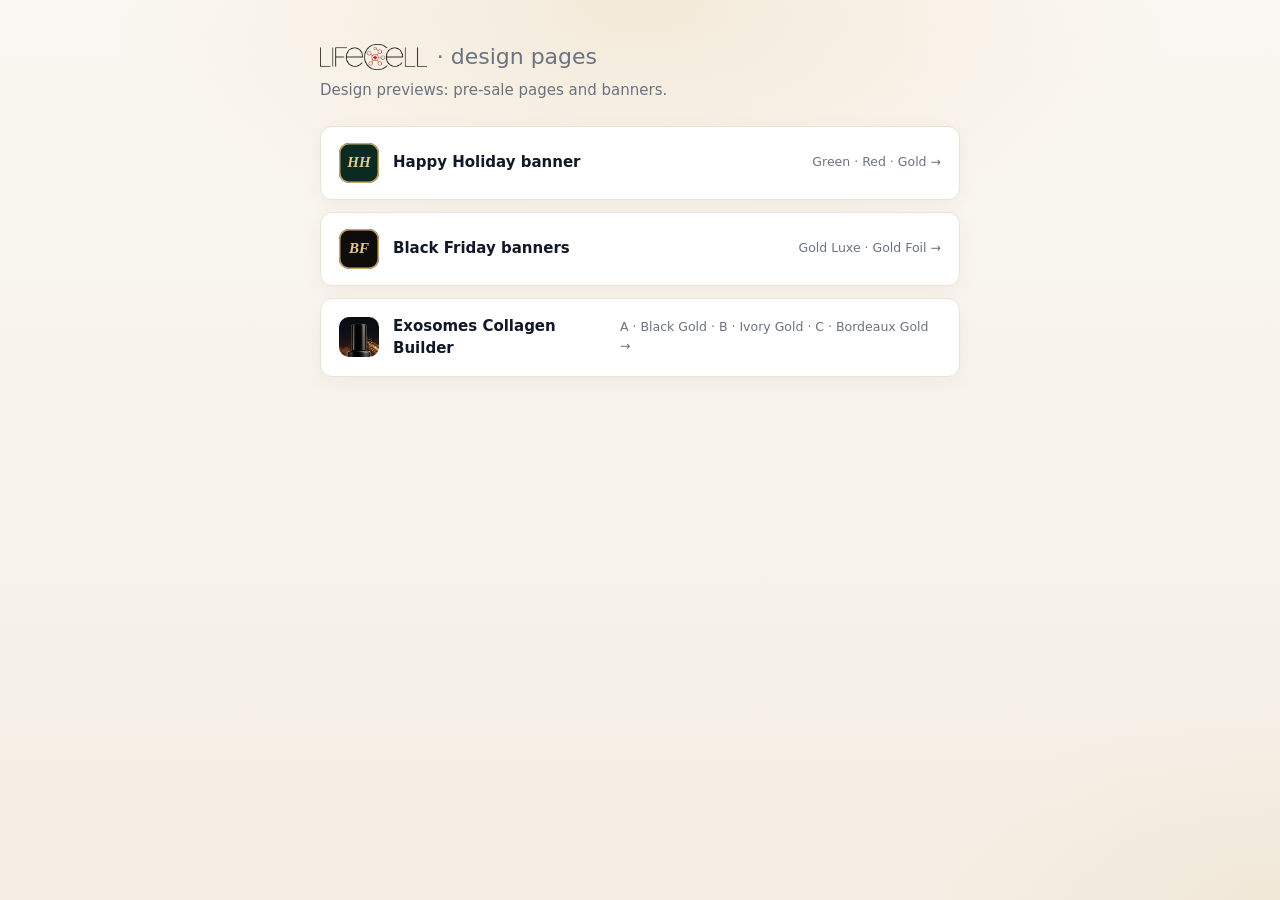
<file: index.html>
<!DOCTYPE html>
<html lang="en">
<head>
<meta charset="utf-8">
<meta name="viewport" content="width=device-width, initial-scale=1">
<meta name="robots" content="noindex, nofollow">
<title>LifeCell · Design pages</title>
<style>
  :root { --bg:#F7F3EC; --card:#fff; --ink:#111827; --muted:#6B7280; --line:#EAE2D4; --acc:#C99F60; }
  * { box-sizing:border-box; margin:0; padding:0; }
  html { background:var(--bg); }
  body { min-height:100vh; color:var(--ink); font:15px/1.5 system-ui, -apple-system, 'Segoe UI', sans-serif; padding:40px 16px;
    background:
      radial-gradient(60% 40% at 50% 0, rgba(217,183,124,.22) 0, rgba(217,183,124,0) 70%),
      radial-gradient(40% 30% at 100% 100%, rgba(217,183,124,.12) 0, rgba(217,183,124,0) 70%),
      linear-gradient(180deg, #FBF8F3 0%, #F4EEE4 100%); }
  a { box-shadow: 0 6px 20px rgba(120,90,40,.06); }
  main { max-width:640px; margin:0 auto; }
  h1 { font-size:22px; display:flex; align-items:center; gap:10px; }
  h1 img { height:26px; width:auto; display:block; }
  h1 span { color:var(--muted); font-weight:500; }
  p { color:var(--muted); margin-top:6px; }
  ul { list-style:none; margin-top:24px; display:grid; gap:12px; }
  a { display:flex; justify-content:space-between; align-items:center; background:var(--card); border:1px solid var(--line); border-radius:12px; padding:16px 18px; color:inherit; text-decoration:none; font-weight:600; }
  a:hover { border-color:var(--acc); }
  a small { color:var(--muted); font-weight:500; }
  a .name { display:flex; align-items:center; gap:14px; }
  .ico { width:40px; height:40px; border-radius:10px; flex:none; display:grid; place-items:center; overflow:hidden; }
  .ico img { width:100%; height:100%; object-fit:cover; }
  .ico.hh { background:#0B2A21; box-shadow: inset 0 0 0 1.5px #C9A46A; color:#E6C88F; font:italic 700 15px/1 Georgia, serif; }
  .ico.bf { background:#0E0D0C; box-shadow: inset 0 0 0 1.5px #C9A46A; color:#E6C88F; font:italic 700 15px/1 Georgia, serif; }
</style>
</head>
<body>
<main>
  <h1><img src="exosome/assets/logo-dark.png" alt="LifeCell" width="1227" height="299"><span>· design pages</span></h1>
  <p>Design previews: pre-sale pages and banners.</p>
  <ul>
    <li><a href="happy-holiday-banner/"><span class="name"><span class="ico hh">HH</span>Happy Holiday banner</span> <small>Green · Red · Gold →</small></a></li>
    <li><a href="bf-banner/"><span class="name"><span class="ico bf">BF</span>Black Friday banners</span> <small>Gold Luxe · Gold Foil →</small></a></li>
    <li><a href="exosome/"><span class="name"><span class="ico"><img src="exosome/assets/bottle-thumb.jpg" alt=""></span>Exosomes Collagen Builder</span> <small>A · Black Gold · B · Ivory Gold · C · Bordeaux Gold →</small></a></li>
  </ul>
</main>
</body>
</html>
</file>
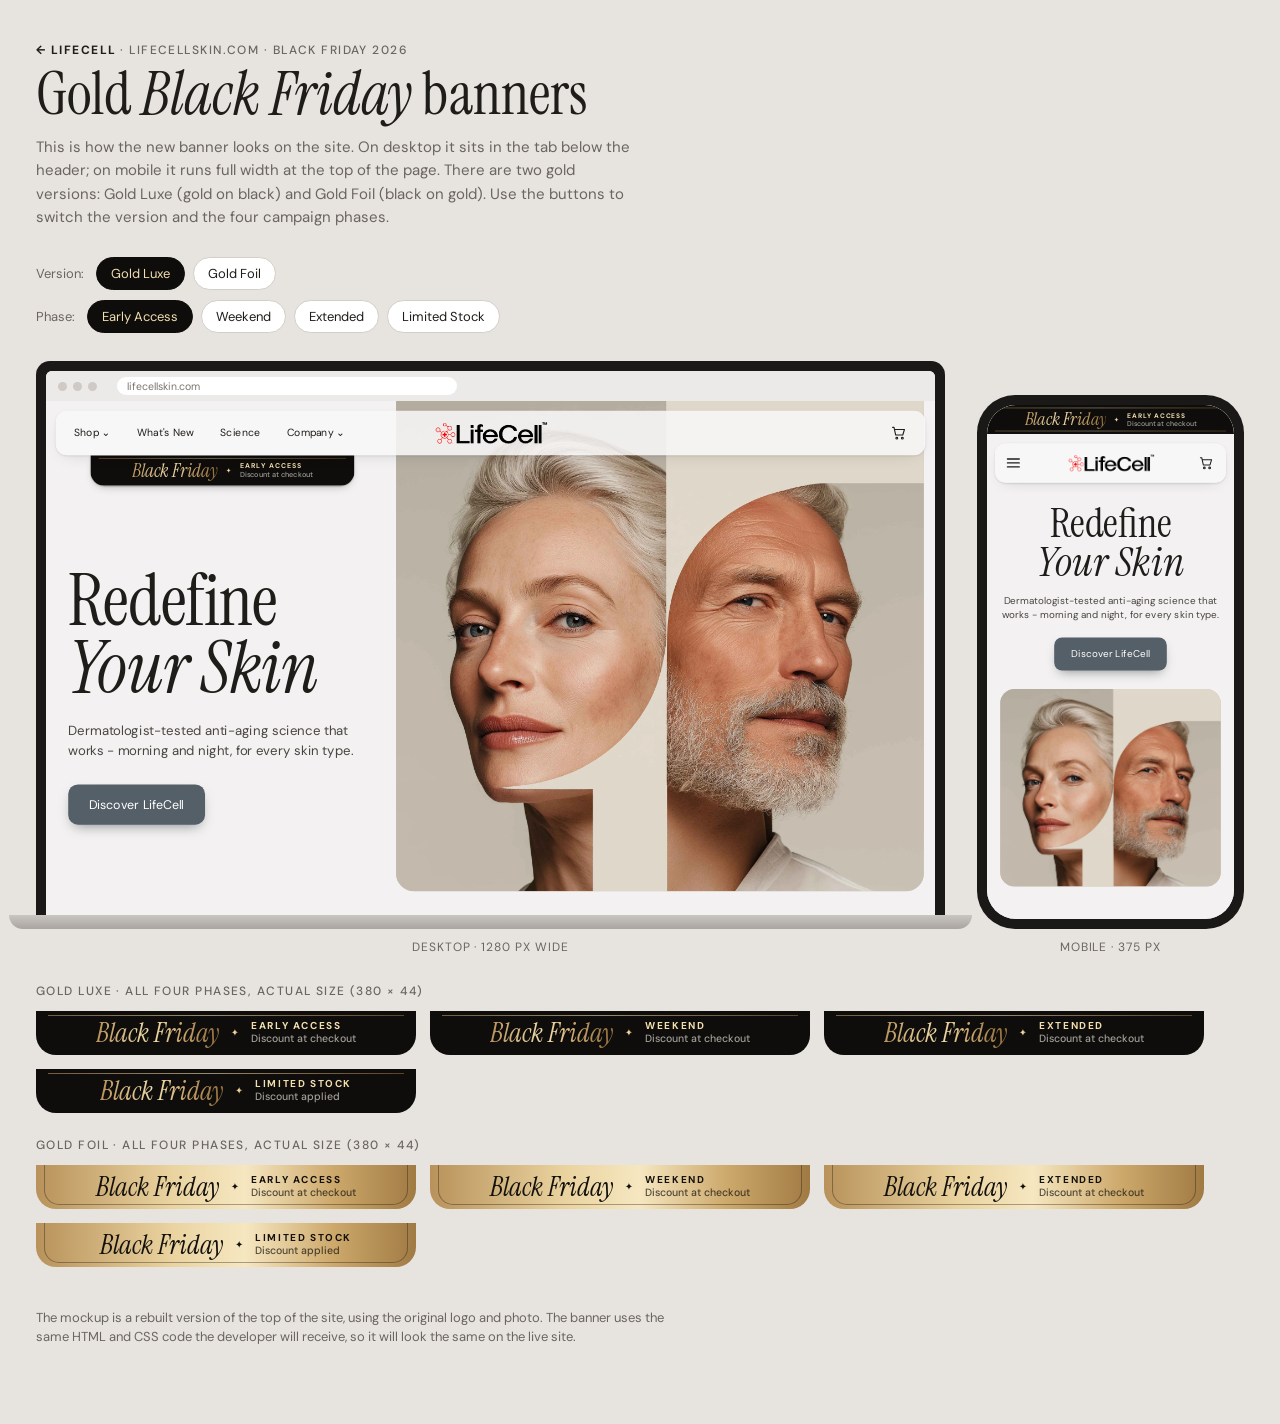
<file: bf-banner/index.html>
<!doctype html><html><head><meta charset=utf8><meta name="robots" content="noindex, nofollow"><meta name=viewport content="width=device-width,initial-scale=1,viewport-fit=cover"><style>:root{color-scheme:light;box-sizing:border-box;padding-top:env(safe-area-inset-top,0px);padding-bottom:env(safe-area-inset-bottom,0px)}html{scroll-padding-top:env(safe-area-inset-top,0px)}body{margin:0;padding:0;font:14px -apple-system,BlinkMacSystemFont,sans-serif;background:#fff;color:#000}img{max-width:100%}[hidden]:not([hidden=until-found i]){display:none!important}</style></head><body>
<title>LifeCell Black Friday Banner</title>
<meta name="claude:viewport-fit-sides" content="cover">
<link rel="preconnect" href="https://fonts.googleapis.com">
<link rel="stylesheet" href="https://fonts.googleapis.com/css2?family=Instrument+Serif:ital@0;1&family=Google+Sans+Flex:wght@400;500;700&family=DM+Sans:wght@400;500;700&display=swap">
<style>
/* Layout: short intro, phase switcher, laptop mockup then phone mockup side by side (stacked on phones), each rendering the real banner HTML at true size and scaled to fit */
:root {
  color-scheme: light;
  --page: #E7E3DF;
  --ink: #1F1D1A;
  --muted: #6B655F;
  --site: #F3F1F1;
  --slate: #555F67;
  --frame: #1A1918;
  --chip: #FFFFFF;
  --gold: linear-gradient(90deg, #B8925A, #F3DFAE 45%, #C9A46A 70%, #8E6B3A);
  --serif: "Instrument Serif", "Times New Roman", Georgia, serif;
  --sans: "Google Sans Flex", "DM Sans", system-ui, sans-serif;
}
* { box-sizing: border-box; }
body { background: var(--page); color: var(--ink); font-family: var(--sans); }
.wrap { max-width: 1240px; margin: 0 auto; padding-block: 40px 64px; padding-left: max(16px, env(safe-area-inset-left, 0px)); padding-right: max(16px, env(safe-area-inset-right, 0px)); display: grid; gap: 28px; }
.eyebrow { font-size: 12px; letter-spacing: .12em; text-transform: uppercase; color: var(--muted); font-weight: 500; }
h1 { font-family: var(--serif); font-weight: 400; font-size: clamp(38px, 6vw, 60px); line-height: 1; margin: 6px 0 0; text-wrap: balance; }
h1 em { font-style: italic; }
.lede { margin: 12px 0 0; color: var(--muted); max-width: 60ch; line-height: 1.55; font-size: 15px; }
.switch { display: flex; flex-wrap: wrap; gap: 8px; align-items: center; }
.switch span { font-size: 13px; color: var(--muted); margin-right: 4px; }
.chip { font: inherit; font-size: 13px; padding: 7px 14px; border-radius: 999px; border: 1px solid #D3CEC8; background: var(--chip); color: var(--ink); cursor: pointer; }
.chip[aria-pressed="true"] { background: #0E0D0C; color: #F3DFAE; border-color: #0E0D0C; }
.chip:focus-visible { outline: 2px solid var(--slate); outline-offset: 2px; }
.devices { display: grid; grid-template-columns: minmax(0, 3.4fr) minmax(0, 1fr); gap: 32px; align-items: end; }
.device-label { font-size: 12px; color: var(--muted); letter-spacing: .08em; text-transform: uppercase; margin-top: 10px; text-align: center; }

/* laptop */
.laptop__screen { background: var(--frame); border-radius: 14px 14px 0 0; padding: 10px 10px 0; }
.browser { background: #fff; border-radius: 6px 6px 0 0; overflow: hidden; }
.browser__bar { height: 30px; background: #ECEAE8; display: flex; align-items: center; gap: 6px; padding: 0 12px; }
.browser__bar i { width: 9px; height: 9px; border-radius: 50%; background: #CFCAC5; display: block; }
.browser__url { margin-left: 14px; flex: 1; max-width: 340px; height: 18px; border-radius: 9px; background: #fff; font-size: 10.5px; color: #7A746E; display: flex; align-items: center; padding-left: 10px; }
.laptop__base { height: 14px; background: linear-gradient(#C9C5C1, #A9A49F); border-radius: 0 0 14px 14px; margin: 0 -3%; }
.fit { position: relative; overflow: hidden; }
.fit > .stage { position: absolute; top: 0; left: 0; transform-origin: 0 0; }

/* phone */
.phone { background: var(--frame); border-radius: 38px; padding: 10px; max-width: 300px; margin: 0 auto; width: 100%; }
.phone__screen { border-radius: 29px; overflow: hidden; background: var(--site); }

/* ---------- site recreation (true pixels) ---------- */
.site { background: var(--site); color: var(--ink); font-family: var(--sans); position: relative; overflow: hidden; }
.site--d { width: 1280px; height: 740px; }
.site--m { width: 375px; height: 780px; }
.nav { position: absolute; left: 14px; right: 14px; top: 14px; height: 64px; border-radius: 16px; background: rgba(250, 249, 248, .86); box-shadow: 0 1px 3px rgba(0,0,0,.14), 0 8px 24px -12px rgba(0,0,0,.18); display: flex; align-items: center; padding: 0 26px; z-index: 3; }
.nav__links { display: flex; gap: 38px; font-size: 15px; }
.nav__logo { position: absolute; left: 50%; top: 50%; transform: translate(-50%, -50%); height: 32px; }
.nav__cart { margin-left: auto; width: 24px; height: 24px; }
.site--m .nav { top: 58px; left: 12px; right: 12px; height: 60px; padding: 0 18px; }
.site--m .nav__logo { height: 26px; }
.burger { width: 20px; height: 14px; display: grid; gap: 4px; }
.burger i { display: block; height: 2px; background: var(--ink); border-radius: 1px; }
.bf-slot--d { position: absolute; top: 78px; left: 64px; z-index: 2; width: 380px; border-radius: 0 0 20px 20px; overflow: hidden; box-shadow: 0 1px 2px rgba(0,0,0,.28), 0 6px 14px -6px rgba(0,0,0,.3); }
.bf-slot--m { position: absolute; top: 0; left: 0; right: 0; z-index: 4; }
.hero-d__text { position: absolute; left: 32px; top: 240px; width: 470px; z-index: 1; }
.hero-d__title { font-family: var(--serif); font-size: 104px; line-height: .92; letter-spacing: -.01em; }
.hero-d__title em { display: block; }
.hero-d__p { font-size: 19px; line-height: 1.5; color: #4A4540; margin: 30px 0 0; max-width: 440px; }
.btn { display: inline-flex; align-items: center; justify-content: center; background: var(--slate); color: #fff; border-radius: 14px; font-size: 18px; height: 58px; padding: 0 30px; margin-top: 34px; box-shadow: 0 8px 18px -8px rgba(40,50,60,.6); }
.hero-d__img { position: absolute; left: 504px; right: 16px; top: 0; bottom: 34px; border-radius: 0 0 26px 26px; overflow: hidden; background: #CFC6BC; }
.hero-d__img img, .hero-m__img img { width: 100%; height: 100%; object-fit: cover; object-position: 50% 30%; display: block; }
.hero-m { position: absolute; top: 150px; left: 0; right: 0; text-align: center; padding: 0 20px; }
.hero-m__title { font-family: var(--serif); font-size: 62px; line-height: .95; }
.hero-m__title em { display: block; }
.hero-m__p { font-size: 15px; line-height: 1.5; color: #4A4540; margin: 18px 0 0; }
.hero-m .btn { font-size: 15px; height: 50px; padding: 0 26px; margin-top: 22px; border-radius: 12px; }
.hero-m__img { margin: 28px 0 0; height: 300px; border-radius: 22px; overflow: hidden; background: #CFC6BC; }

/* ---------- the banner (same code as the hand-off file) ---------- */
.bf-gold { position: relative; display: flex; align-items: center; justify-content: center; gap: 12px; height: 44px; padding: 0 16px; background: #0E0D0C; text-decoration: none; white-space: nowrap; overflow: hidden; width: 100%; }
.bf-gold::before { content: ""; position: absolute; left: 12px; right: 12px; top: 4px; height: 1px; background: var(--gold); opacity: .6; }
.bf-gold.m::after { content: ""; position: absolute; left: 12px; right: 12px; bottom: 4px; height: 1px; background: var(--gold); opacity: .6; }
.bf-gold__t { font-family: var(--serif); font-style: italic; font-size: 27px; line-height: 30px; background: var(--gold); -webkit-background-clip: text; background-clip: text; color: transparent; }
.bf-gold__s { font-size: 10px; background: var(--gold); -webkit-background-clip: text; background-clip: text; color: transparent; }
.bf-gold__stack { display: flex; flex-direction: column; gap: 1px; font-family: var(--sans); text-align: left; }
.bf-gold__p { font-weight: 700; font-size: 10px; letter-spacing: .16em; color: #F3DFAE; line-height: 12px; }
.bf-gold__d { font-weight: 500; font-size: 10.5px; color: rgba(243, 237, 228, .65); line-height: 12px; }

/* Gold Foil: inverse – foil gradient ground, dark serif, thin inner frame */
.bf-gold.foil { background: linear-gradient(90deg, #B8925A, #E9D29E 35%, #F6E7C1 55%, #CDA96C 78%, #A07A43); }
.bf-gold.foil::before { top: 0; bottom: 4px; left: 8px; right: 8px; height: auto; background: none; border: .75px solid rgba(20,17,13,.35); border-top: 0; border-radius: 0 0 15px 15px; opacity: 1; }
.bf-gold.foil.m::before { top: 4px; border-top: .75px solid rgba(20,17,13,.35); border-radius: 2px; }
.bf-gold.foil.m::after { display: none; }
.bf-gold.foil .bf-gold__t, .bf-gold.foil .bf-gold__s { background: none; color: #14110D; -webkit-background-clip: border-box; background-clip: border-box; }
.bf-gold.foil .bf-gold__p { color: #14110D; }
.bf-gold.foil .bf-gold__d { color: rgba(20,17,13,.72); }
.strip { display: grid; gap: 12px; }
.strip__row { display: flex; flex-wrap: wrap; gap: 14px; }
.strip__row .bf-slot { width: 380px; max-width: 100%; border-radius: 0 0 20px 20px; overflow: hidden; }
.back { color: var(--ink); font-weight: 700; text-decoration: none; }
.back:hover { text-decoration: underline; }
.note { font-size: 13px; color: var(--muted); line-height: 1.5; max-width: 70ch; }
@media (max-width: 820px) {
  .devices { grid-template-columns: minmax(0, 1fr); }
}
</style>

<div class="wrap">
  <header>
    <a class="eyebrow back" href="../index.html" title="All LifeCell pages">← LifeCell</a> <span class="eyebrow">· lifecellskin.com · Black Friday 2026</span>
    <h1>Gold <em>Black Friday</em> banners</h1>
    <p class="lede">This is how the new banner looks on the site. On desktop it sits in the tab below the header; on mobile it runs full width at the top of the page. There are two gold versions: Gold Luxe (gold on black) and Gold Foil (black on gold). Use the buttons to switch the version and the four campaign phases.</p>
  </header>

  <div style="display:grid;gap:10px">
    <div class="switch" id="variant"><span>Version:</span></div>
    <div class="switch" id="switch"><span>Phase:</span></div>
  </div>

  <div class="devices">
    <figure style="margin:0">
      <div class="laptop__screen">
        <div class="browser">
          <div class="browser__bar"><i></i><i></i><i></i><div class="browser__url">lifecellskin.com</div></div>
          <div class="fit" data-w="1280" data-h="740">
            <div class="stage">
              <div class="site site--d">
                <div class="nav">
                  <div class="nav__links"><span>Shop ⌄</span><span>What's New</span><span>Science</span><span>Company ⌄</span></div>
                  <img class="nav__logo" src="lifecell-logo.png" alt="LifeCell">
                  <svg class="nav__cart" viewBox="0 0 24 24" fill="none" stroke="#1F1D1A" stroke-width="1.6" stroke-linecap="round" stroke-linejoin="round" aria-hidden="true"><path d="M3 4h2l2.4 11h10.2L20 7H6.2"/><circle cx="9" cy="19.5" r="1.3"/><circle cx="17" cy="19.5" r="1.3"/></svg>
                </div>
                <div class="bf-slot bf-slot--d" data-fmt="d"></div>
                <div class="hero-d__img"><img src="hero.webp" alt=""></div>
                <div class="hero-d__text">
                  <div class="hero-d__title">Redefine<em>Your Skin</em></div>
                  <p class="hero-d__p">Dermatologist-tested anti-aging science that works - morning and night, for every skin type.</p>
                  <span class="btn">Discover LifeCell</span>
                </div>
              </div>
            </div>
          </div>
        </div>
      </div>
      <div class="laptop__base"></div>
      <figcaption class="device-label">Desktop · 1280 px wide</figcaption>
    </figure>

    <figure style="margin:0">
      <div class="phone">
        <div class="phone__screen">
          <div class="fit" data-w="375" data-h="780">
            <div class="stage">
              <div class="site site--m">
                <div class="bf-slot bf-slot--m" data-fmt="m"></div>
                <div class="nav">
                  <div class="burger"><i></i><i></i><i></i></div>
                  <img class="nav__logo" src="lifecell-logo.png" alt="LifeCell">
                  <svg class="nav__cart" viewBox="0 0 24 24" fill="none" stroke="#1F1D1A" stroke-width="1.6" stroke-linecap="round" stroke-linejoin="round" aria-hidden="true"><path d="M3 4h2l2.4 11h10.2L20 7H6.2"/><circle cx="9" cy="19.5" r="1.3"/><circle cx="17" cy="19.5" r="1.3"/></svg>
                </div>
                <div class="hero-m">
                  <div class="hero-m__title">Redefine<em>Your Skin</em></div>
                  <p class="hero-m__p">Dermatologist-tested anti-aging science that works - morning and night, for every skin type.</p>
                  <span class="btn">Discover LifeCell</span>
                  <div class="hero-m__img"><img src="hero.webp" alt=""></div>
                </div>
              </div>
            </div>
          </div>
        </div>
      </div>
      <figcaption class="device-label">Mobile · 375 px</figcaption>
    </figure>
  </div>

  <section class="strip">
    <div class="eyebrow">Gold Luxe · all four phases, actual size (380 × 44)</div>
    <div class="strip__row" id="strip"></div>
    <div class="eyebrow" style="margin-top:12px">Gold Foil · all four phases, actual size (380 × 44)</div>
    <div class="strip__row" id="strip-foil"></div>
  </section>

  <p class="note">The mockup is a rebuilt version of the top of the site, using the original logo and photo. The banner uses the same HTML and CSS code the developer will receive, so it will look the same on the live site.</p>
</div>

<script>
const PHASES = [
  { id: 'early', name: 'Early Access', p: 'EARLY ACCESS', d: 'Discount at checkout' },
  { id: 'weekend', name: 'Weekend', p: 'WEEKEND', d: 'Discount at checkout' },
  { id: 'extended', name: 'Extended', p: 'EXTENDED', d: 'Discount at checkout' },
  { id: 'limited', name: 'Limited Stock', p: 'LIMITED STOCK', d: 'Discount applied' },
];
const VARIANTS = [ { id: 'luxe', name: 'Gold Luxe' }, { id: 'foil', name: 'Gold Foil' } ];
let variant = location.hash === '#foil' ? 'foil' : 'luxe';
addEventListener('hashchange', () => { variant = location.hash === '#foil' ? 'foil' : 'luxe'; render(); });
const vs = document.getElementById('variant');
VARIANTS.forEach(v => {
  const b = document.createElement('button'); b.type = 'button'; b.className = 'chip'; b.id = 'variant-' + v.id; b.textContent = v.name;
  b.addEventListener('click', () => { variant = v.id; render(); });
  vs.appendChild(b);
});
const banner = (ph, m, v = variant) => `<a class="bf-gold${m ? ' m' : ''}${v === 'foil' ? ' foil' : ''}" href="#" tabindex="-1"><span class="bf-gold__t">Black Friday</span><span class="bf-gold__s">✦</span><span class="bf-gold__stack"><span class="bf-gold__p">${ph.p}</span><span class="bf-gold__d">${ph.d}</span></span></a>`;
let cur = 'early';
const sw = document.getElementById('switch');
PHASES.forEach(ph => {
  const b = document.createElement('button'); b.type = 'button'; b.className = 'chip'; b.id = 'phase-' + ph.id; b.textContent = ph.name;
  b.addEventListener('click', () => { cur = ph.id; render(); });
  sw.appendChild(b);
});
function render() {
  const ph = PHASES.find(p => p.id === cur);
  document.querySelectorAll('.chip').forEach(c => c.setAttribute('aria-pressed', c.id === 'phase-' + cur || c.id === 'variant-' + variant));
  document.querySelectorAll('.devices .bf-slot').forEach(s => s.innerHTML = banner(ph, s.dataset.fmt === 'm'));
}
document.getElementById('strip').innerHTML = PHASES.map(ph => `<div class="bf-slot">${banner(ph, false, 'luxe')}</div>`).join('');
document.getElementById('strip-foil').innerHTML = PHASES.map(ph => `<div class="bf-slot">${banner(ph, false, 'foil')}</div>`).join('');
document.addEventListener('click', e => { if (e.target.closest('.bf-gold')) e.preventDefault(); });
function fit() {
  document.querySelectorAll('.fit').forEach(f => {
    const w = +f.dataset.w, h = +f.dataset.h, s = f.clientWidth / w;
    f.style.height = (h * s) + 'px';
    f.firstElementChild.style.transform = `scale(${s})`;
  });
}
render(); fit();
addEventListener('resize', fit);
if (document.fonts && document.fonts.ready) document.fonts.ready.then(fit);
</script>

</body></html>
</file>
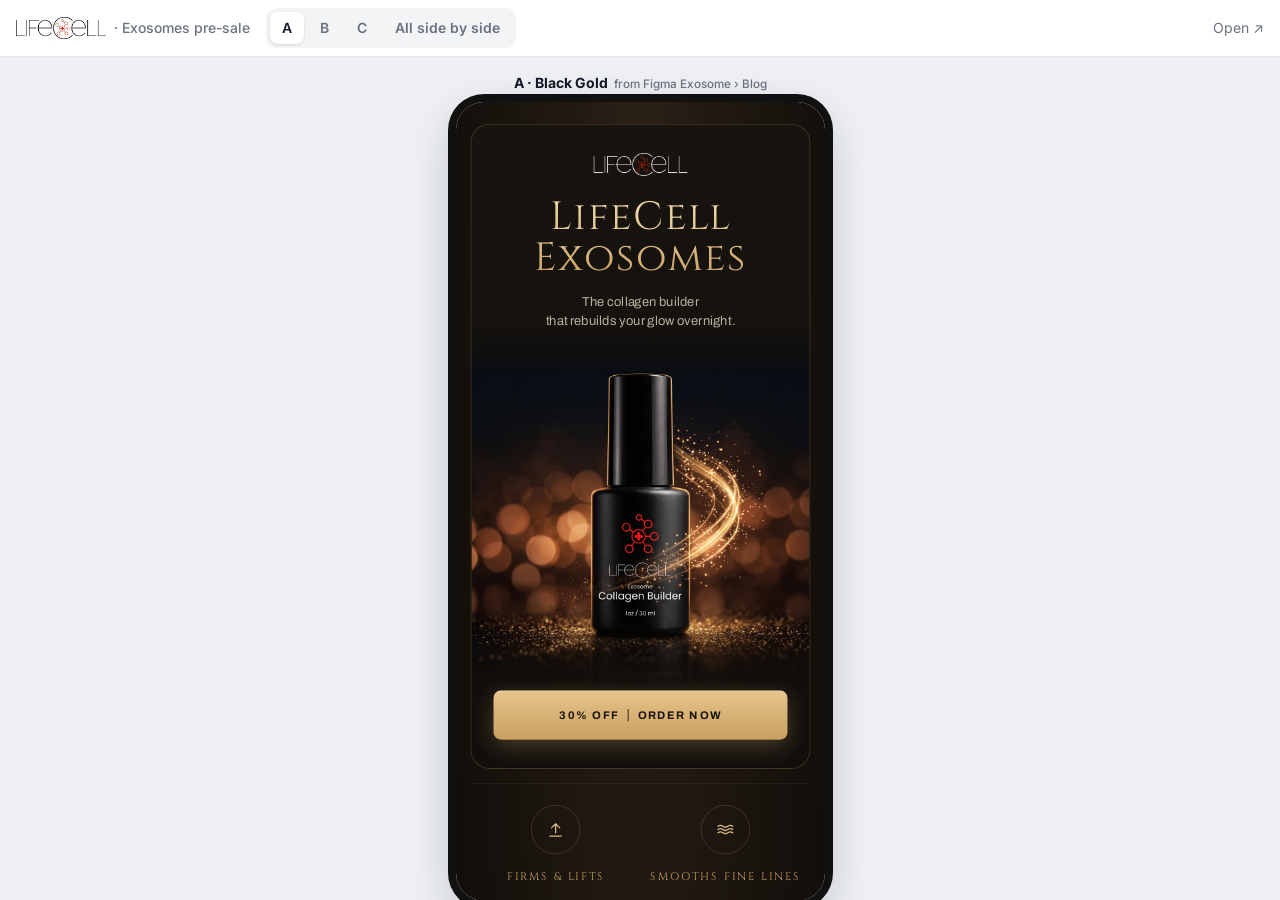
<file: exosome/index.html>
<!doctype html>
<html lang="en">
<head>
<meta charset="utf-8">
<meta name="viewport" content="width=device-width, initial-scale=1">
<meta name="robots" content="noindex, nofollow">
<title>LifeCell · Exosomes pre-sale</title>
<link rel="preconnect" href="https://fonts.googleapis.com"><link rel="preconnect" href="https://fonts.gstatic.com" crossorigin>
<link href="https://fonts.googleapis.com/css2?family=Inter:wght@400;500;600;700&display=swap" rel="stylesheet">
<style>
  :root { --bg: #EEF0F4; --bar: #FFFFFF; --ink: #111827; --muted: #6B7280; --line: #E5E7EB; --acc: #C99F60; }
  * { box-sizing: border-box; margin: 0; padding: 0; }
  html, body { height: 100%; }
  body { background: var(--bg); color: var(--ink); font: 14px/20px 'Inter', system-ui, sans-serif; display: flex; flex-direction: column; overflow: hidden; }
  .bar { flex: none; display: flex; align-items: center; gap: 16px; padding: 8px 16px; background: var(--bar); border-bottom: 1px solid var(--line); flex-wrap: wrap; }
  .brand { display: flex; align-items: center; gap: 8px; font-weight: 700; white-space: nowrap; }
  a.brand { color: inherit; text-decoration: none; }
  a.brand:hover span { color: var(--ink); }
  .brand-logo { height: 22px; width: auto; display: block; }
  .brand i { width: 12px; height: 12px; background: var(--acc); display: inline-block; }
  .brand span { color: var(--muted); font-weight: 500; }
  .seg { display: inline-flex; background: #F3F4F6; border-radius: 10px; padding: 4px; gap: 4px; }
  .seg button { border: 0; background: transparent; padding: 6px 12px; border-radius: 8px; font: inherit; font-weight: 600; color: var(--muted); cursor: pointer; white-space: nowrap; }
  .seg button[aria-pressed="true"] { background: #FFFFFF; color: var(--ink); box-shadow: 0 1px 3px rgba(0,0,0,.12); }
  .spacer { flex: 1; }
  .tool { display: inline-flex; align-items: center; gap: 6px; color: var(--muted); font-weight: 600; text-decoration: none; cursor: pointer; background: none; border: 0; font: inherit; }
  .tool:hover { color: var(--ink); }
  .tool input { accent-color: var(--ink); }
  .stage { flex: 1; min-height: 0; display: flex; justify-content: center; align-items: stretch; gap: 24px; padding: 16px; overflow-x: auto; }
  .col { flex: none; display: flex; flex-direction: column; align-items: center; gap: 8px; min-height: 0; }
  .col .label { font-weight: 700; color: var(--ink); white-space: nowrap; }
  .col .label small { color: var(--muted); font-weight: 500; margin-left: 6px; }
  .phone { flex: 1; min-height: 0; position: relative; overflow: hidden; border-radius: 28px; background: #000; box-shadow: 0 0 0 8px #111, 0 16px 48px rgba(17,24,39,.25); }
  .phone iframe { position: absolute; left: 0; top: 0; width: 600px; border: 0; transform-origin: 0 0; background: #fff; }
  .note { position: fixed; left: 50%; bottom: 12px; transform: translateX(-50%); background: rgba(17,24,39,.88); color: #fff; padding: 6px 12px; border-radius: 8px; font-size: 12px; opacity: 0; transition: opacity .2s; pointer-events: none; }
  .note.show { opacity: 1; }
  @media (max-width: 700px) {
    .bar { gap: 8px; padding: 8px; }
    .brand span, .hide-sm { display: none; }
    .stage { padding: 0; gap: 0; }
    .phone { border-radius: 0; box-shadow: none; }
    .col .label { display: none; }
  }
</style>
</head>
<body>
<div class="bar">
  <a class="brand" href="../index.html" title="All LifeCell pre-sale pages"><img class="brand-logo" src="assets/logo-dark.png" alt="LifeCell" width="1227" height="299"> <span>· Exosomes pre-sale</span></a>
  <div class="seg" id="seg"></div>
  <div class="spacer"></div>
  <label class="tool hide-sm" id="syncWrap" title="Scroll all designs together"><input type="checkbox" id="sync" checked> Sync scroll</label>
  <a class="tool" id="open" href="a/" target="_blank" rel="noopener">Open ↗</a>
</div>
<div class="stage" id="stage"></div>
<div class="note" id="note"></div>
<script>
const DESIGNS = [
  { id: 'a', name: 'A · Black Gold', desc: 'from Figma Exosome › Blog' },
  { id: 'b', name: 'B · Ivory Gold', desc: 'light gold luxury' },
  { id: 'c', name: 'C · Bordeaux Gold', desc: 'champagne, bordeaux & gold' },
];
const seg = document.getElementById('seg'), stage = document.getElementById('stage');
const small = () => window.matchMedia('(max-width: 700px)').matches;
const views = [...DESIGNS.map(d => ({ id: d.id, label: d.id.toUpperCase() })), { id: 'all', label: 'All side by side' }];
views.forEach(v => { const b = document.createElement('button'); b.textContent = v.label; b.dataset.id = v.id; b.onclick = () => { location.hash = v.id; }; seg.appendChild(b); });

let frames = [], syncing = false;
// below 700 px there is room for one phone only: the side-by-side view is not offered there
const available = () => views.filter(v => !(v.id === 'all' && small()));
let lastSingle = 'a';
function current() {
  const h = location.hash.slice(1);
  if (h === 'all' && small()) return lastSingle;
  return available().some(v => v.id === h) ? h : 'a';
}
function render() {
  const cur = current();
  if (cur !== 'all') lastSingle = cur;
  if (location.hash.slice(1) === 'all' && small()) history.replaceState(null, '', '#' + cur);
  [...seg.children].forEach(b => { b.hidden = b.dataset.id === 'all' && small(); b.setAttribute('aria-pressed', b.dataset.id === cur); });
  document.getElementById('syncWrap').style.display = cur === 'all' ? '' : 'none';
  document.getElementById('open').href = cur === 'all' ? 'a/index.html' : cur + '/index.html';
  const show = cur === 'all' ? DESIGNS : DESIGNS.filter(d => d.id === cur);
  stage.innerHTML = ''; frames = [];
  show.forEach(d => {
    const col = document.createElement('div'); col.className = 'col';
    col.innerHTML = `<div class="label">${d.name}<small>${d.desc}</small></div><div class="phone"><iframe src="${d.id}/index.html?t=${Date.now()}" title="${d.name}" loading="eager"></iframe></div>`;
    stage.appendChild(col); frames.push(col.querySelector('iframe'));
  });
  fit();
  frames.forEach(f => f.addEventListener('load', () => hook(f)));
}
function fit() {
  const cols = [...stage.querySelectorAll('.col')];
  const stageH = stage.clientHeight - (small() ? 0 : 16 + 28);
  cols.forEach(col => {
    const phone = col.querySelector('.phone'), f = phone.querySelector('iframe');
    let w;
    if (small()) w = stage.clientWidth;
    else {
      const byH = Math.round(stageH * 390 / 844);
      const byW = Math.floor((stage.clientWidth - 32 - 24 * (cols.length - 1)) / cols.length);
      w = Math.min(390, byH, byW);
    }
    const s = w / 600;
    phone.style.width = w + 'px';
    const h = small() ? stage.clientHeight : Math.min(stageH, Math.round(w * 844 / 390));
    phone.style.height = h + 'px'; phone.style.flex = 'none';
    f.style.transform = `scale(${s})`; f.style.height = Math.ceil(h / s) + 'px';
  });
}
function hook(f) {
  try {
    const w = f.contentWindow;
    w.addEventListener('scroll', () => {
      if (syncing || current() !== 'all' || !document.getElementById('sync').checked) return;
      const de = w.document.documentElement, r = w.scrollY / Math.max(1, de.scrollHeight - w.innerHeight);
      syncing = true;
      frames.forEach(o => { if (o !== f) { const ow = o.contentWindow, od = ow.document.documentElement; ow.scrollTo(0, r * (od.scrollHeight - ow.innerHeight)); } });
      requestAnimationFrame(() => { syncing = false; });
    }, { passive: true });
  } catch (e) { /* cross-origin (file://): no sync */ }
}
function note(t) { const n = document.getElementById('note'); n.textContent = t; n.classList.add('show'); clearTimeout(note.t); note.t = setTimeout(() => n.classList.remove('show'), 1200); }
document.addEventListener('keydown', e => {
  if (e.key !== 'ArrowLeft' && e.key !== 'ArrowRight') return;
  const list = available(), ids = list.map(v => v.id); let i = ids.indexOf(current());
  i = (i + (e.key === 'ArrowRight' ? 1 : -1) + ids.length) % ids.length;
  location.hash = ids[i]; note(list[i].label);
});
window.addEventListener('hashchange', render);
window.addEventListener('resize', fit);
// crossing the 700 px breakpoint switches between one phone and the side-by-side view, so rebuild the frames
window.matchMedia('(max-width: 700px)').addEventListener('change', render);
render();
</script>
</body>
</html>
</file>
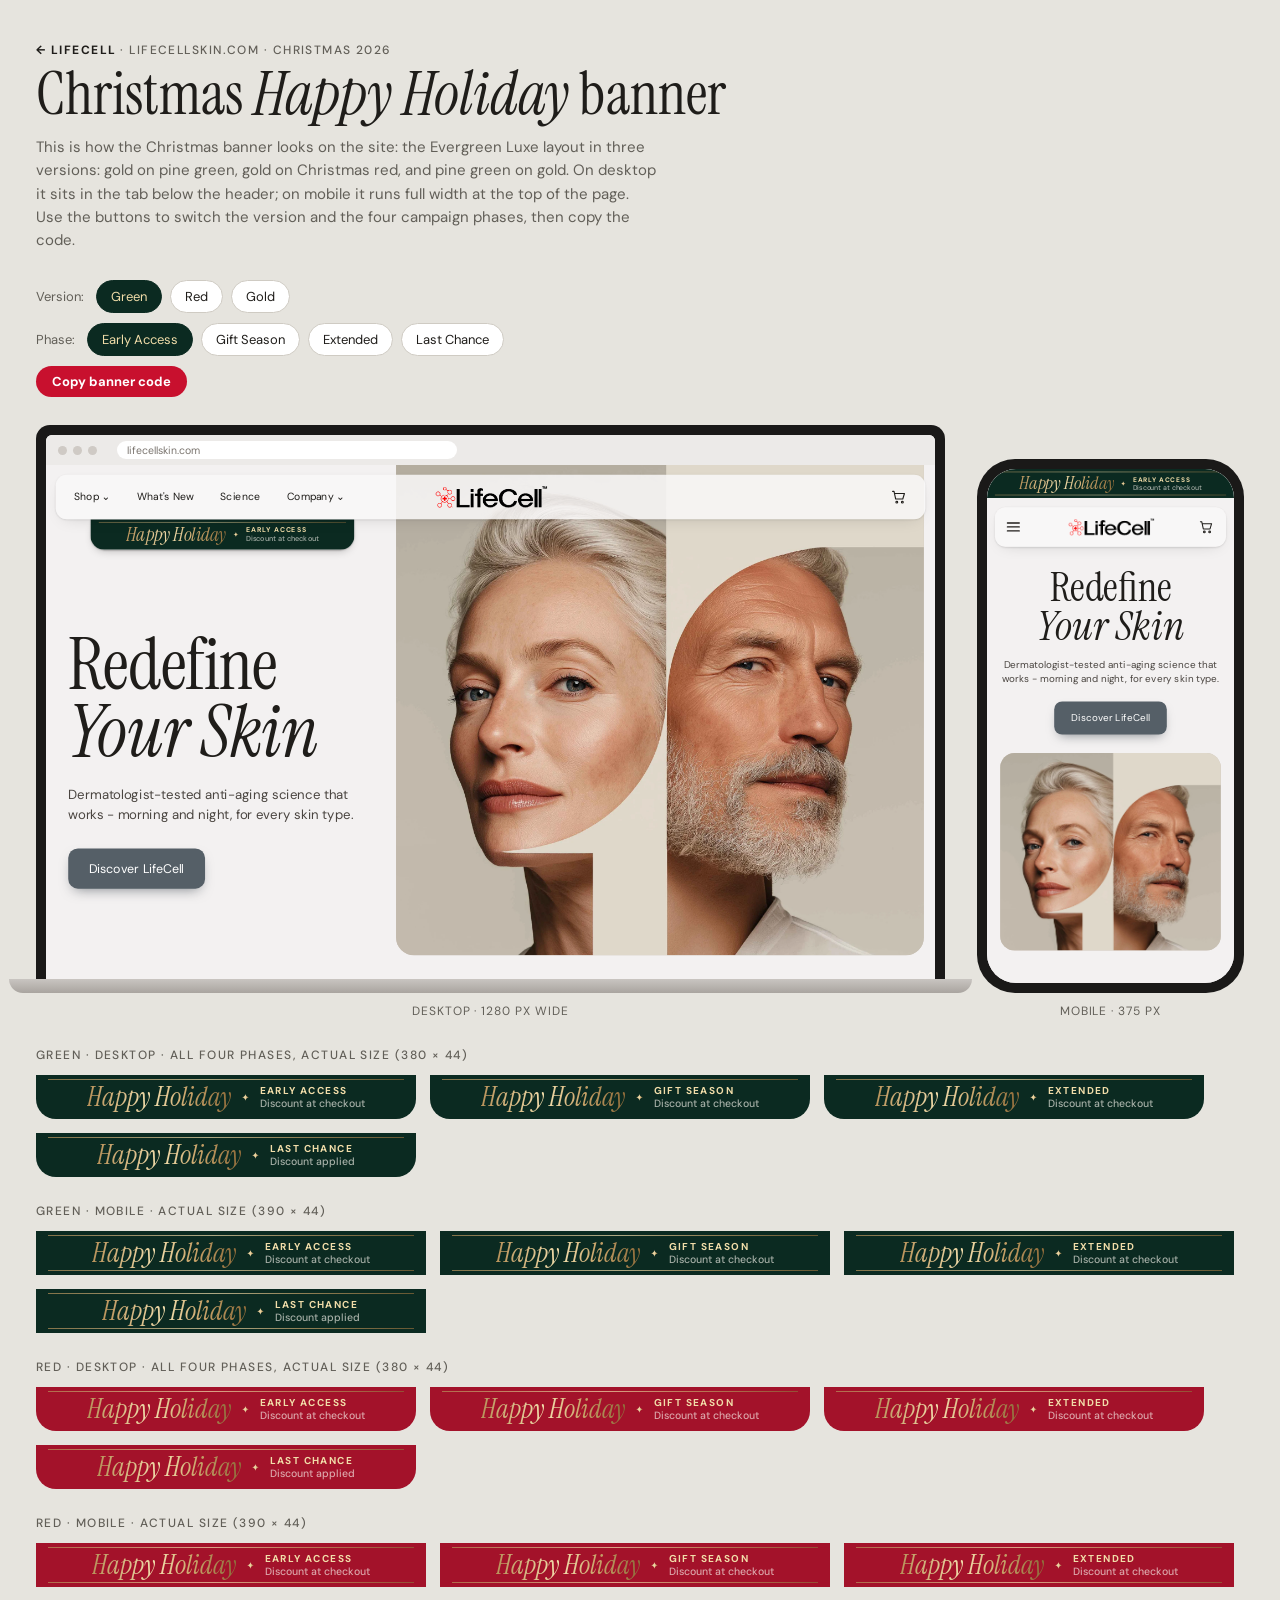
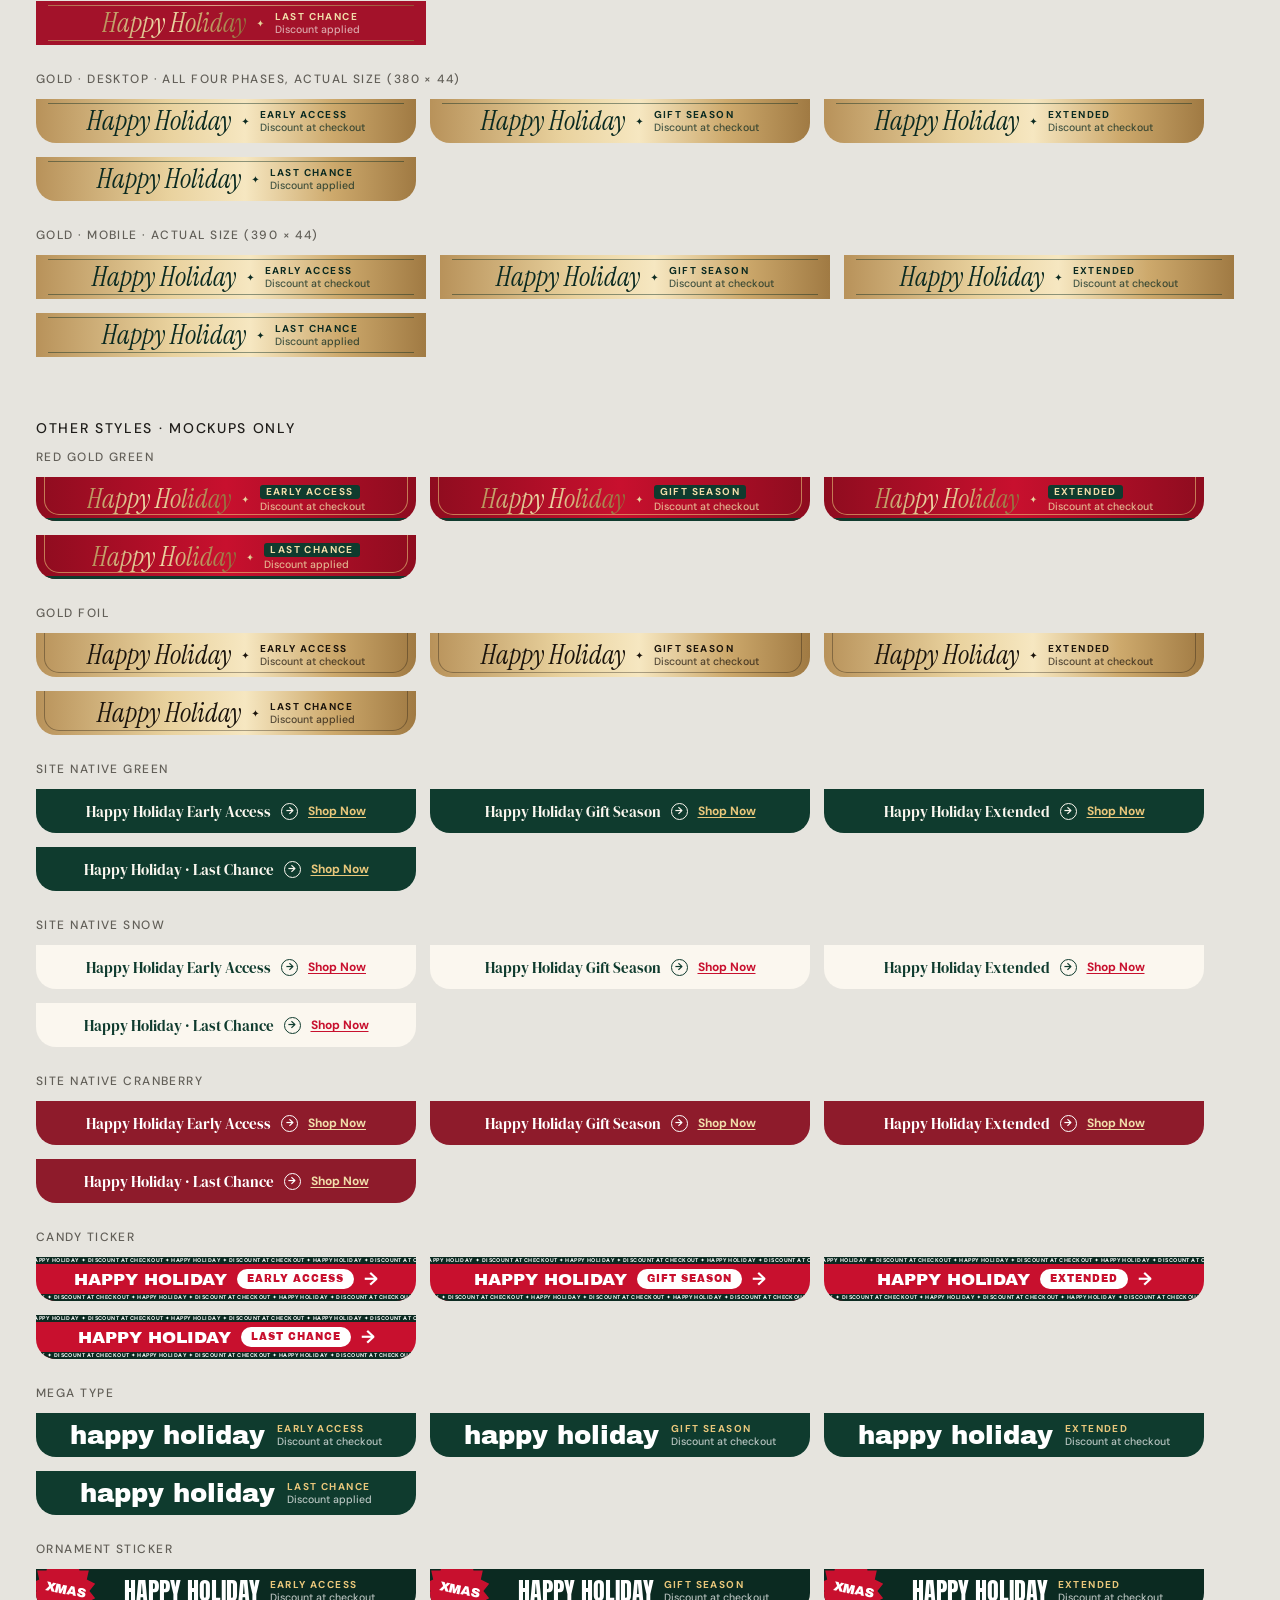
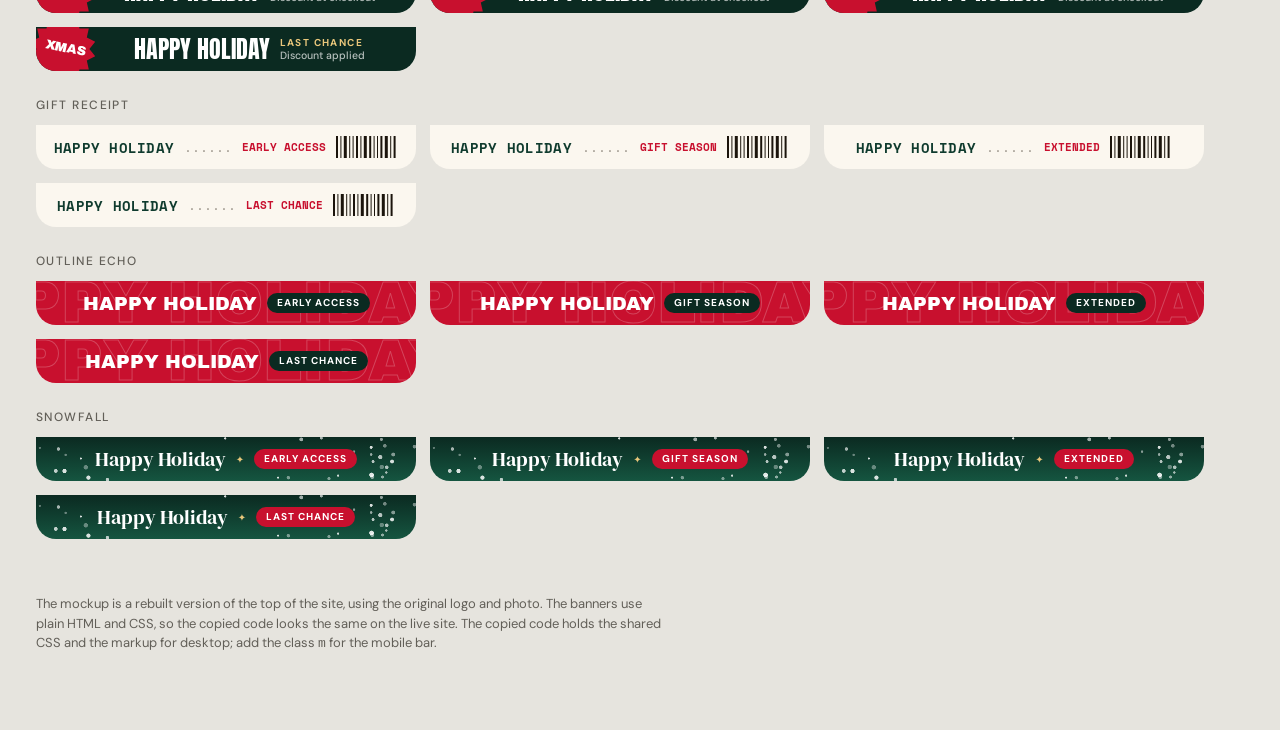
<file: happy-holiday-banner/index.html>
<!doctype html><html><head><meta charset=utf8><meta name="robots" content="noindex, nofollow"><meta name=viewport content="width=device-width,initial-scale=1,viewport-fit=cover"><style>:root{color-scheme:light;box-sizing:border-box;padding-top:env(safe-area-inset-top,0px);padding-bottom:env(safe-area-inset-bottom,0px)}html{scroll-padding-top:env(safe-area-inset-top,0px)}body{margin:0;padding:0;font:14px -apple-system,BlinkMacSystemFont,sans-serif;background:#fff;color:#000}img{max-width:100%}[hidden]:not([hidden=until-found i]){display:none!important}</style></head><body>
<title>LifeCell Happy Holiday Banner</title>
<meta name="claude:viewport-fit-sides" content="cover">
<meta name="robots" content="noindex, nofollow">
<link rel="preconnect" href="https://fonts.googleapis.com">
<link rel="stylesheet" href="https://fonts.googleapis.com/css2?family=Instrument+Serif:ital@0;1&family=Google+Sans+Flex:wght@400;500;700&family=DM+Sans:wght@400;500;700&display=swap">
<link rel="stylesheet" href="https://fonts.googleapis.com/css2?family=DM+Serif+Display&family=Archivo+Black&family=Anton&family=Space+Mono:wght@400;700&display=swap">
<style>
/* Layout: short intro, style + phase switcher, laptop mockup then phone mockup side by side (stacked on phones), then every style at actual size */
:root {
  color-scheme: light;
  --page: #E6E4DE;
  --ink: #1F1D1A;
  --muted: #625F58;
  --site: #F3F1F1;
  --slate: #555F67;
  --frame: #1A1918;
  --chip: #FFFFFF;
  --pine: #0B2A21;
  --gold-t: #F1DDA9;
  --gold: linear-gradient(90deg, #B8925A, #F3DFAE 45%, #C9A46A 70%, #8E6B3A);
  --serif: "Instrument Serif", "Times New Roman", Georgia, serif;
  --sans: "Google Sans Flex", "DM Sans", system-ui, sans-serif;
}
* { box-sizing: border-box; }
body { background: var(--page); color: var(--ink); font-family: var(--sans); }
.wrap { max-width: 1240px; margin: 0 auto; padding-block: 40px 64px; padding-left: max(16px, env(safe-area-inset-left, 0px)); padding-right: max(16px, env(safe-area-inset-right, 0px)); display: grid; gap: 28px; }
.eyebrow { font-size: 12px; letter-spacing: .12em; text-transform: uppercase; color: var(--muted); font-weight: 500; }
h1 { font-family: var(--serif); font-weight: 400; font-size: clamp(38px, 6vw, 60px); line-height: 1; margin: 6px 0 0; text-wrap: balance; }
h1 em { font-style: italic; }
.lede { margin: 12px 0 0; color: var(--muted); max-width: 62ch; line-height: 1.55; font-size: 15px; }
.switch { display: flex; flex-wrap: wrap; gap: 8px; align-items: center; }
.switch span { font-size: 13px; color: var(--muted); margin-right: 4px; }
.chip { font: inherit; font-size: 13px; padding: 7px 14px; border-radius: 999px; border: 1px solid #CFCBC3; background: var(--chip); color: var(--ink); cursor: pointer; }
.chip[aria-pressed="true"] { background: var(--pine); color: var(--gold-t); border-color: var(--pine); }
.chip:focus-visible, .copy:focus-visible { outline: 2px solid var(--slate); outline-offset: 2px; }
.copy { font: inherit; font-size: 13px; font-weight: 700; padding: 7px 16px; border-radius: 999px; border: 0; background: #C8102E; color: #fff; cursor: pointer; }
.copy-msg { font-size: 13px; color: var(--muted); }
.devices { display: grid; grid-template-columns: minmax(0, 3.4fr) minmax(0, 1fr); gap: 32px; align-items: end; }
.device-label { font-size: 12px; color: var(--muted); letter-spacing: .08em; text-transform: uppercase; margin-top: 10px; text-align: center; }

/* laptop */
.laptop__screen { background: var(--frame); border-radius: 14px 14px 0 0; padding: 10px 10px 0; }
.browser { background: #fff; border-radius: 6px 6px 0 0; overflow: hidden; }
.browser__bar { height: 30px; background: #ECEAE8; display: flex; align-items: center; gap: 6px; padding: 0 12px; }
.browser__bar i { width: 9px; height: 9px; border-radius: 50%; background: #CFCAC5; display: block; }
.browser__url { margin-left: 14px; flex: 1; max-width: 340px; height: 18px; border-radius: 9px; background: #fff; font-size: 10.5px; color: #7A746E; display: flex; align-items: center; padding-left: 10px; }
.laptop__base { height: 14px; background: linear-gradient(#C9C5C1, #A9A49F); border-radius: 0 0 14px 14px; margin: 0 -3%; }
.fit { position: relative; overflow: hidden; }
.fit > .stage { position: absolute; top: 0; left: 0; transform-origin: 0 0; }

/* phone */
.phone { background: var(--frame); border-radius: 38px; padding: 10px; max-width: 300px; margin: 0 auto; width: 100%; }
.phone__screen { border-radius: 29px; overflow: hidden; background: var(--site); }

/* ---------- site recreation (true pixels) ---------- */
.site { background: var(--site); color: var(--ink); font-family: var(--sans); position: relative; overflow: hidden; }
.site--d { width: 1280px; height: 740px; }
.site--m { width: 375px; height: 780px; }
.nav { position: absolute; left: 14px; right: 14px; top: 14px; height: 64px; border-radius: 16px; background: rgba(250, 249, 248, .86); box-shadow: 0 1px 3px rgba(0,0,0,.14), 0 8px 24px -12px rgba(0,0,0,.18); display: flex; align-items: center; padding: 0 26px; z-index: 3; }
.nav__links { display: flex; gap: 38px; font-size: 15px; }
.nav__logo { position: absolute; left: 50%; top: 50%; transform: translate(-50%, -50%); height: 32px; }
.nav__cart { margin-left: auto; width: 24px; height: 24px; }
.site--m .nav { top: 58px; left: 12px; right: 12px; height: 60px; padding: 0 18px; }
.site--m .nav__logo { height: 26px; }
.burger { width: 20px; height: 14px; display: grid; gap: 4px; }
.burger i { display: block; height: 2px; background: var(--ink); border-radius: 1px; }
.bf-slot--d { position: absolute; top: 78px; left: 64px; z-index: 2; width: 380px; border-radius: 0 0 20px 20px; overflow: hidden; box-shadow: 0 1px 2px rgba(0,0,0,.28), 0 6px 14px -6px rgba(0,0,0,.3); }
.bf-slot--m { position: absolute; top: 0; left: 0; right: 0; z-index: 4; }
.hero-d__text { position: absolute; left: 32px; top: 240px; width: 470px; z-index: 1; }
.hero-d__title { font-family: var(--serif); font-size: 104px; line-height: .92; letter-spacing: -.01em; }
.hero-d__title em { display: block; }
.hero-d__p { font-size: 19px; line-height: 1.5; color: #4A4540; margin: 30px 0 0; max-width: 440px; }
.btn { display: inline-flex; align-items: center; justify-content: center; background: var(--slate); color: #fff; border-radius: 14px; font-size: 18px; height: 58px; padding: 0 30px; margin-top: 34px; box-shadow: 0 8px 18px -8px rgba(40,50,60,.6); }
.hero-d__img { position: absolute; left: 504px; right: 16px; top: 0; bottom: 34px; border-radius: 0 0 26px 26px; overflow: hidden; background: #CFC6BC; }
.hero-d__img img, .hero-m__img img { width: 100%; height: 100%; object-fit: cover; object-position: 50% 30%; display: block; }
.hero-m { position: absolute; top: 150px; left: 0; right: 0; text-align: center; padding: 0 20px; }
.hero-m__title { font-family: var(--serif); font-size: 62px; line-height: .95; }
.hero-m__title em { display: block; }
.hero-m__p { font-size: 15px; line-height: 1.5; color: #4A4540; margin: 18px 0 0; }
.hero-m .btn { font-size: 15px; height: 50px; padding: 0 26px; margin-top: 22px; border-radius: 12px; }
.hero-m__img { margin: 28px 0 0; height: 300px; border-radius: 22px; overflow: hidden; background: #CFC6BC; }

.strip { display: grid; gap: 12px; }
.strip__row { display: flex; flex-wrap: wrap; gap: 14px; margin-bottom: 14px; }
.strip__row .bf-slot { width: 380px; max-width: 100%; border-radius: 0 0 20px 20px; overflow: hidden; }
.back { color: var(--ink); font-weight: 700; text-decoration: none; }
.back:hover { text-decoration: underline; }
.note { font-size: 13px; color: var(--muted); line-height: 1.5; max-width: 70ch; }
@media (max-width: 820px) { .devices { grid-template-columns: minmax(0, 1fr); } }
</style>

<style id="hh-css">
/* ===== LifeCell Happy Holiday banner · 44px high · add class "m" for the mobile full-width bar ===== */
.hh { --hh-gold: linear-gradient(90deg, #B8925A, #F3DFAE 45%, #C9A46A 70%, #8E6B3A); position: relative; isolation: isolate; display: flex; align-items: center; justify-content: center; gap: 10px; width: 100%; height: 44px; padding: 0 14px; overflow: hidden; white-space: nowrap; text-decoration: none; font-family: "Google Sans Flex", "DM Sans", system-ui, sans-serif; }
.hh > * { position: relative; z-index: 1; }
.hh .hh-deco { position: absolute; z-index: 0; pointer-events: none; }
.hh-serif { font-family: "Instrument Serif", Georgia, serif; font-style: italic; font-size: 27px; line-height: 30px; }
.hh-dm { font-family: "DM Serif Display", Georgia, serif; }
.hh-arch { font-family: "Archivo Black", "Arial Black", sans-serif; }
.hh-anton { font-family: Anton, Impact, sans-serif; }
.hh-mono { font-family: "Space Mono", ui-monospace, monospace; }
.hh-s { font-size: 10px; font-weight: 700; }
.hh-stack { display: flex; flex-direction: column; gap: 1px; text-align: left; }
.hh-p { font-weight: 700; font-size: 10px; letter-spacing: .14em; line-height: 12px; }
.hh-d { font-weight: 500; font-size: 10.5px; line-height: 12px; }
.hh-pill { font-weight: 700; font-size: 10px; letter-spacing: .1em; line-height: 12px; padding: 4px 10px; border-radius: 20px; }
.hh-line { font-family: "DM Serif Display", Georgia, serif; font-size: 15px; }
.hh-arrow { display: inline-grid; place-items: center; width: 17px; height: 17px; border: 1.2px solid currentColor; border-radius: 50%; font-size: 10px; font-weight: 700; line-height: 1; }
.hh-shop { font-weight: 700; font-size: 12px; text-decoration: underline; text-underline-offset: 2px; }

/* 1 · Gold Foil */
.hh--foil { background: linear-gradient(90deg, #B8925A, #E9D29E 35%, #F6E7C1 55%, #CDA96C 78%, #A07A43); color: #1B140C; }
.hh--foil .hh-frame { top: 0; bottom: 4px; left: 8px; right: 8px; border: .75px solid rgba(27,20,12,.35); border-top: 0; border-radius: 0 0 15px 15px; }
.hh--foil.m .hh-frame { top: 4px; border-top: .75px solid rgba(27,20,12,.35); border-radius: 2px; }
.hh--foil .hh-d { color: rgba(27,20,12,.72); }

/* Red Gold: Gold Foil layout on Christmas red, gold lettering and a gold inner frame */
.hh--red { background: linear-gradient(90deg, #8E0C1F, #C8102E 50%, #8E0C1F); }
.hh--red .hh-trim { left: 0; right: 0; bottom: 0; height: 3px; background: #0F3B2E; }
.hh--red .hh-trim + .hh-trim { display: none; top: 0; bottom: auto; }
.hh--red.m .hh-trim + .hh-trim { display: block; }
.hh--red .hh-frame { top: 0; bottom: 6px; left: 8px; right: 8px; border: .75px solid rgba(233,199,123,.6); border-top: 0; border-radius: 0 0 15px 15px; }
.hh--red.m .hh-frame { top: 6px; border-top: .75px solid rgba(233,199,123,.6); border-radius: 2px; }
.hh--red .hh-serif, .hh--red .hh-s { background: var(--hh-gold); -webkit-background-clip: text; background-clip: text; color: transparent; }
.hh--red .hh-stack { gap: 2px; }
.hh--red .hh-p { align-self: flex-start; background: #0F3B2E; color: #F1DDA9; padding: 1px 6px; border-radius: 3px; }
.hh--red .hh-d { color: rgba(241,221,169,.8); }

/* 2 · Evergreen Luxe */
.hh--luxe { background: #0B2A21; }
.hh--luxe .hh-rule { left: 12px; right: 12px; top: 4px; height: 1px; background: var(--hh-gold); opacity: .7; }
.hh--luxe .hh-rule + .hh-rule { display: none; top: auto; bottom: 4px; }
.hh--luxe.m .hh-rule + .hh-rule { display: block; }
.hh--luxe .hh-serif, .hh--luxe .hh-s { background: var(--hh-gold); -webkit-background-clip: text; background-clip: text; color: transparent; }
.hh--luxe .hh-p { color: #F1DDA9; }
.hh--luxe .hh-d { color: rgba(251,247,239,.65); }

/* Evergreen Luxe colourways: red (gold lettering) and gold (pine-green lettering) */
.hh--luxe.hh--red-v { background: #A3122A; }
.hh--luxe.hh--gold-v { background: linear-gradient(90deg, #B8925A, #E9D29E 35%, #F6E7C1 55%, #CDA96C 78%, #A07A43); }
.hh--gold-v .hh-rule { background: #0B2A21; opacity: .45; }
.hh--gold-v .hh-serif, .hh--gold-v .hh-s { background: none; -webkit-background-clip: border-box; background-clip: border-box; color: #0B2A21; }
.hh--gold-v .hh-p { color: #0B2A21; }
.hh--gold-v .hh-d { color: rgba(11,42,33,.75); }

/* 3–5 · Site Native */
.hh--green { background: #0F3B2E; color: #FBF7EF; }
.hh--green .hh-shop { color: #E9C77B; }
.hh--snow { background: #FBF7EF; color: #0F3B2E; }
.hh--snow .hh-shop { color: #C8102E; }
.hh--cran { background: #8E1B2B; color: #fff; }
.hh--cran .hh-shop { color: #F1DDA9; }

/* 6 · Candy Ticker */
.hh--ticker { background: #C8102E; color: #fff; }
.hh--ticker .hh-tape { left: 0; right: 0; height: 7px; background: #0B2A21; color: #fff; font-size: 5.5px; font-weight: 700; letter-spacing: .08em; line-height: 7px; overflow: hidden; }
.hh--ticker .hh-tape:first-child { top: 0; text-indent: -6px; }
.hh--ticker .hh-tape + .hh-tape { bottom: 0; text-indent: -40px; }
.hh--ticker .hh-t { font-size: 17px; }
.hh--ticker .hh-pill { background: #fff; color: #C8102E; font-family: "Archivo Black", sans-serif; font-weight: 400; }
.hh--ticker .hh-go { font-size: 18px; font-weight: 700; }

/* 7 · Mega Type */
.hh--mega { background: #0F3B2E; color: #fff; gap: 12px; }
.hh--mega .hh-t { font-size: 26px; line-height: 30px; }
.hh--mega .hh-p { color: #E9C77B; }
.hh--mega .hh-d { color: rgba(255,255,255,.7); }

/* 8 · Ornament Sticker */
.hh--sticker { background: #0B2A21; color: #fff; padding-left: 60px; }
.hh--sticker .hh-star { left: -6px; top: -11px; width: 66px; height: 66px; }
.hh--sticker .hh-xmas { left: 9px; top: 14px; font-size: 13px; color: #fff; transform: rotate(12deg); }
.hh--sticker .hh-t { font-size: 24px; line-height: 30px; }
.hh--sticker .hh-p { color: #E9C77B; }
.hh--sticker .hh-d { color: rgba(255,255,255,.7); }

/* 9 · Gift Receipt */
.hh--receipt { background: #FBF7EF; }
.hh--receipt .hh-t { font-weight: 700; font-size: 14px; color: #0F3B2E; letter-spacing: .02em; }
.hh--receipt .hh-dots { font-size: 13px; color: #9A948A; }
.hh--receipt .hh-ph { font-weight: 700; font-size: 11px; color: #C8102E; }

/* 10 · Outline Echo */
.hh--echo { background: #C8102E; color: #fff; }
.hh--echo .hh-echo { left: -110px; top: -9px; font-family: "Archivo Black", sans-serif; font-size: 58px; line-height: 62px; color: transparent; -webkit-text-stroke: 1px rgba(255,255,255,.22); }
.hh--echo .hh-t { font-size: 19px; }
.hh--echo .hh-pill { background: #0B2A21; color: #fff; }

/* 11 · Snowfall */
.hh--snowfall { background: linear-gradient(180deg, #0B2A21, #155540); color: #fff; }
.hh--snowfall .hh-snow { inset: 0; }
.hh--snowfall .hh-t { font-size: 20px; }
.hh--snowfall .hh-s { color: #E9C77B; }
.hh--snowfall .hh-pill { background: #C8102E; color: #fff; }
</style>

<div class="wrap">
  <header>
    <a class="eyebrow back" href="../index.html" title="All LifeCell pages">← LifeCell</a> <span class="eyebrow">· lifecellskin.com · Christmas 2026</span>
    <h1>Christmas <em>Happy Holiday</em> banner</h1>
    <p class="lede">This is how the Christmas banner looks on the site: the Evergreen Luxe layout in three versions: gold on pine green, gold on Christmas red, and pine green on gold. On desktop it sits in the tab below the header; on mobile it runs full width at the top of the page. Use the buttons to switch the version and the four campaign phases, then copy the code.</p>
  </header>

  <div style="display:grid;gap:10px">
    <div class="switch" id="variant"><span>Version:</span></div>
    <div class="switch" id="switch"><span>Phase:</span></div>
    <div class="switch"><button type="button" class="copy" id="copy">Copy banner code</button><span class="copy-msg" id="copy-msg" aria-live="polite"></span></div>
  </div>

  <div class="devices">
    <figure style="margin:0">
      <div class="laptop__screen">
        <div class="browser">
          <div class="browser__bar"><i></i><i></i><i></i><div class="browser__url">lifecellskin.com</div></div>
          <div class="fit" data-w="1280" data-h="740">
            <div class="stage">
              <div class="site site--d">
                <div class="nav">
                  <div class="nav__links"><span>Shop ⌄</span><span>What's New</span><span>Science</span><span>Company ⌄</span></div>
                  <img class="nav__logo" src="lifecell-logo.png" alt="LifeCell">
                  <svg class="nav__cart" viewBox="0 0 24 24" fill="none" stroke="#1F1D1A" stroke-width="1.6" stroke-linecap="round" stroke-linejoin="round" aria-hidden="true"><path d="M3 4h2l2.4 11h10.2L20 7H6.2"/><circle cx="9" cy="19.5" r="1.3"/><circle cx="17" cy="19.5" r="1.3"/></svg>
                </div>
                <div class="bf-slot bf-slot--d" data-fmt="d"></div>
                <div class="hero-d__img"><img src="hero.webp" alt=""></div>
                <div class="hero-d__text">
                  <div class="hero-d__title">Redefine<em>Your Skin</em></div>
                  <p class="hero-d__p">Dermatologist-tested anti-aging science that works - morning and night, for every skin type.</p>
                  <span class="btn">Discover LifeCell</span>
                </div>
              </div>
            </div>
          </div>
        </div>
      </div>
      <div class="laptop__base"></div>
      <figcaption class="device-label">Desktop · 1280 px wide</figcaption>
    </figure>

    <figure style="margin:0">
      <div class="phone">
        <div class="phone__screen">
          <div class="fit" data-w="375" data-h="780">
            <div class="stage">
              <div class="site site--m">
                <div class="bf-slot bf-slot--m" data-fmt="m"></div>
                <div class="nav">
                  <div class="burger"><i></i><i></i><i></i></div>
                  <img class="nav__logo" src="lifecell-logo.png" alt="LifeCell">
                  <svg class="nav__cart" viewBox="0 0 24 24" fill="none" stroke="#1F1D1A" stroke-width="1.6" stroke-linecap="round" stroke-linejoin="round" aria-hidden="true"><path d="M3 4h2l2.4 11h10.2L20 7H6.2"/><circle cx="9" cy="19.5" r="1.3"/><circle cx="17" cy="19.5" r="1.3"/></svg>
                </div>
                <div class="hero-m">
                  <div class="hero-m__title">Redefine<em>Your Skin</em></div>
                  <p class="hero-m__p">Dermatologist-tested anti-aging science that works - morning and night, for every skin type.</p>
                  <span class="btn">Discover LifeCell</span>
                  <div class="hero-m__img"><img src="hero.webp" alt=""></div>
                </div>
              </div>
            </div>
          </div>
        </div>
      </div>
      <figcaption class="device-label">Mobile · 375 px</figcaption>
    </figure>
  </div>

  <section class="strip" id="strips"></section>

  <p class="note">The mockup is a rebuilt version of the top of the site, using the original logo and photo. The banners use plain HTML and CSS, so the copied code looks the same on the live site. The copied code holds the shared CSS and the markup for desktop; add the class <code>m</code> for the mobile bar.</p>
</div>

<script>
const PHASES = [
  { id: 'early', name: 'Early Access', p: 'EARLY ACCESS', d: 'Discount at checkout', l: 'Happy Holiday Early Access' },
  { id: 'gift', name: 'Gift Season', p: 'GIFT SEASON', d: 'Discount at checkout', l: 'Happy Holiday Gift Season' },
  { id: 'extended', name: 'Extended', p: 'EXTENDED', d: 'Discount at checkout', l: 'Happy Holiday Extended' },
  { id: 'last', name: 'Last Chance', p: 'LAST CHANCE', d: 'Discount applied', l: 'Happy Holiday · Last Chance' },
];
const STAR = (() => { const p = []; for (let i = 0; i < 28; i++) { const r = i % 2 ? 26.4 : 33, a = Math.PI * i / 14 - Math.PI / 2; p.push((33 + r * Math.cos(a)).toFixed(1) + ',' + (33 + r * Math.sin(a)).toFixed(1)); } return p.join(' '); })();
const BARCODE = (() => { let x = 0, r = ''; for (const w of [2,1,3,1,1,2,1,3,2,1,1,2,3,1,2]) { r += `<rect x="${x.toFixed(1)}" width="${w}" height="22"/>`; x += w + 2.4; } return `<svg width="${Math.ceil(x)}" height="22" viewBox="0 0 ${Math.ceil(x)} 22" fill="#1B140C" aria-hidden="true">${r}</svg>`; })();
const SNOW = (() => { let s = 7; const rnd = () => (s = (s * 16807) % 2147483647) / 2147483647; const g = [];
  while (g.length < 34) { const x = rnd() * 100, y = rnd() * 44; if (x > 17 && x < 83 && y > 6 && y < 38) continue; const r = (0.7 + rnd() * 1.3).toFixed(1), a = (0.35 + rnd() * 0.55).toFixed(2); g.push(`radial-gradient(circle at ${x.toFixed(1)}% ${y.toFixed(1)}px, rgba(255,255,255,${a}) 0 ${r}px, transparent ${(+r + .6).toFixed(1)}px)`); }
  return g.join(','); })();
const stack = ph => `<span class="hh-stack"><span class="hh-p">${ph.p}</span><span class="hh-d">${ph.d}</span></span>`;
const native = ph => `<span class="hh-line">${ph.l}</span><span class="hh-arrow">→</span><span class="hh-shop">Shop Now</span>`;
const tape = 'HAPPY HOLIDAY ✦ DISCOUNT AT CHECKOUT ✦ '.repeat(6);
const RED_LIST = [
  { id: 'red', name: 'Red Gold Green', h: ph => `<span class="hh-deco hh-trim"></span><span class="hh-deco hh-trim"></span><span class="hh-deco hh-frame"></span><span class="hh-serif">Happy Holiday</span><span class="hh-s">✦</span>${stack(ph)}` },
];
const OTHER_STYLES = [
  { id: 'foil', name: 'Gold Foil', h: ph => `<span class="hh-deco hh-frame"></span><span class="hh-serif">Happy Holiday</span><span class="hh-s">✦</span>${stack(ph)}` },
  { id: 'luxe', name: 'Evergreen Luxe', h: ph => `<span class="hh-deco hh-rule"></span><span class="hh-deco hh-rule"></span><span class="hh-serif">Happy Holiday</span><span class="hh-s">✦</span>${stack(ph)}` },
  { id: 'green', name: 'Site Native Green', h: native },
  { id: 'snow', name: 'Site Native Snow', h: native },
  { id: 'cran', name: 'Site Native Cranberry', h: native },
  { id: 'ticker', name: 'Candy Ticker', h: ph => `<span class="hh-deco hh-tape">${tape}</span><span class="hh-deco hh-tape">${tape}</span><span class="hh-arch hh-t">HAPPY HOLIDAY</span><span class="hh-pill">${ph.p}</span><span class="hh-go">→</span>` },
  { id: 'mega', name: 'Mega Type', h: ph => `<span class="hh-arch hh-t">happy holiday</span>${stack(ph)}` },
  { id: 'sticker', name: 'Ornament Sticker', h: ph => `<svg class="hh-deco hh-star" viewBox="0 0 66 66" aria-hidden="true"><polygon points="${STAR}" fill="#C8102E"/></svg><span class="hh-deco hh-arch hh-xmas">XMAS</span><span class="hh-anton hh-t">HAPPY HOLIDAY</span>${stack(ph)}` },
  { id: 'receipt', name: 'Gift Receipt', h: ph => `<span class="hh-mono hh-t">HAPPY HOLIDAY</span><span class="hh-mono hh-dots">......</span><span class="hh-mono hh-ph">${ph.p}</span>${BARCODE}` },
  { id: 'echo', name: 'Outline Echo', h: ph => `<span class="hh-deco hh-echo">HAPPY HOLIDAY HAPPY HOLIDAY HAPPY HOLIDAY</span><span class="hh-arch hh-t">HAPPY HOLIDAY</span><span class="hh-pill">${ph.p}</span>` },
  { id: 'snowfall', name: 'Snowfall', h: ph => `<span class="hh-deco hh-snow" style="background-image:${SNOW}"></span><span class="hh-dm hh-t">Happy Holiday</span><span class="hh-s">✦</span><span class="hh-pill">${ph.p}</span>` },
];
const LUXE = OTHER_STYLES.find(s => s.id === 'luxe');
const MAIN = [
  { ...LUXE, name: 'Green' },
  { ...LUXE, id: 'luxe-red', cls: 'hh--luxe hh--red-v', name: 'Red' },
  { ...LUXE, id: 'luxe-gold', cls: 'hh--luxe hh--gold-v', name: 'Gold' },
];
const STYLES = [...MAIN, ...RED_LIST, ...OTHER_STYLES.filter(s => s !== LUXE)];
const banner = (st, ph, m) => `<a class="hh ${st.cls || 'hh--' + st.id}${m ? ' m' : ''}" href="#" tabindex="-1" aria-label="Happy Holiday ${ph.name}">${st.h(ph)}</a>`;
const fromHash = () => (STYLES.find(s => '#' + s.id === location.hash) || STYLES[0]).id;
let variant = fromHash(), cur = 'early';
addEventListener('hashchange', () => { variant = fromHash(); render(); });
const vs = document.getElementById('variant'), sw = document.getElementById('switch');
MAIN.forEach(s => { const b = document.createElement('button'); b.type = 'button'; b.className = 'chip'; b.id = 'variant-' + s.id; b.textContent = s.name; b.addEventListener('click', () => { variant = s.id; render(); }); vs.appendChild(b); });
PHASES.forEach(ph => { const b = document.createElement('button'); b.type = 'button'; b.className = 'chip'; b.id = 'phase-' + ph.id; b.textContent = ph.name; b.addEventListener('click', () => { cur = ph.id; render(); }); sw.appendChild(b); });
function render() {
  const ph = PHASES.find(p => p.id === cur), st = STYLES.find(s => s.id === variant);
  document.querySelectorAll('.chip').forEach(c => c.setAttribute('aria-pressed', c.id === 'phase-' + cur || c.id === 'variant-' + variant));
  document.querySelectorAll('.devices .bf-slot').forEach(s => s.innerHTML = banner(st, ph, s.dataset.fmt === 'm'));
  document.getElementById('copy-msg').textContent = '';
}
document.getElementById('strips').innerHTML = MAIN.map(st => `<div class="eyebrow">${st.name} · desktop · all four phases, actual size (380 × 44)</div><div class="strip__row">${PHASES.map(ph => `<div class="bf-slot">${banner(st, ph, false)}</div>`).join('')}</div><div class="eyebrow">${st.name} · mobile · actual size (390 × 44)</div><div class="strip__row">${PHASES.map(ph => `<div class="bf-slot" style="width:390px;border-radius:0">${banner(st, ph, true)}</div>`).join('')}</div>`).join('')
  + `<h2 class="eyebrow" style="margin:36px 0 0;font-size:14px;color:var(--ink)">Other styles · mockups only</h2>`
  + STYLES.slice(MAIN.length).map(st => `<div class="eyebrow">${st.name}</div><div class="strip__row">${PHASES.map(ph => `<div class="bf-slot">${banner(st, ph, false)}</div>`).join('')}</div>`).join('');
document.addEventListener('click', e => { if (e.target.closest('.hh')) e.preventDefault(); });
document.getElementById('copy').addEventListener('click', () => {
  const st = STYLES.find(s => s.id === variant), ph = PHASES.find(p => p.id === cur);
  const fonts = '<link rel="stylesheet" href="https://fonts.googleapis.com/css2?family=Instrument+Serif:ital@0;1&family=Google+Sans+Flex:wght@400;500;700&family=DM+Serif+Display&family=Archivo+Black&family=Anton&family=Space+Mono:wght@400;700&display=swap">';
  const code = `${fonts}\n<style>${document.getElementById('hh-css').textContent}</style>\n${banner(st, ph, false).replace(' tabindex="-1"', '')}`;
  const msg = document.getElementById('copy-msg');
  const fallback = () => { const t = document.createElement('textarea'); t.value = code; document.body.appendChild(t); t.select(); try { document.execCommand('copy'); msg.textContent = 'Copied.'; } catch (e) { msg.textContent = 'Copy failed. Select the code by hand.'; } t.remove(); };
  if (navigator.clipboard) navigator.clipboard.writeText(code).then(() => msg.textContent = `Copied: ${st.name} · ${ph.name}`, fallback); else fallback();
});
function fit() {
  document.querySelectorAll('.fit').forEach(f => { const w = +f.dataset.w, h = +f.dataset.h, s = f.clientWidth / w; f.style.height = (h * s) + 'px'; f.firstElementChild.style.transform = `scale(${s})`; });
}
render(); fit();
addEventListener('resize', fit);
if (document.fonts && document.fonts.ready) document.fonts.ready.then(fit);
</script>
</body></html>
</file>
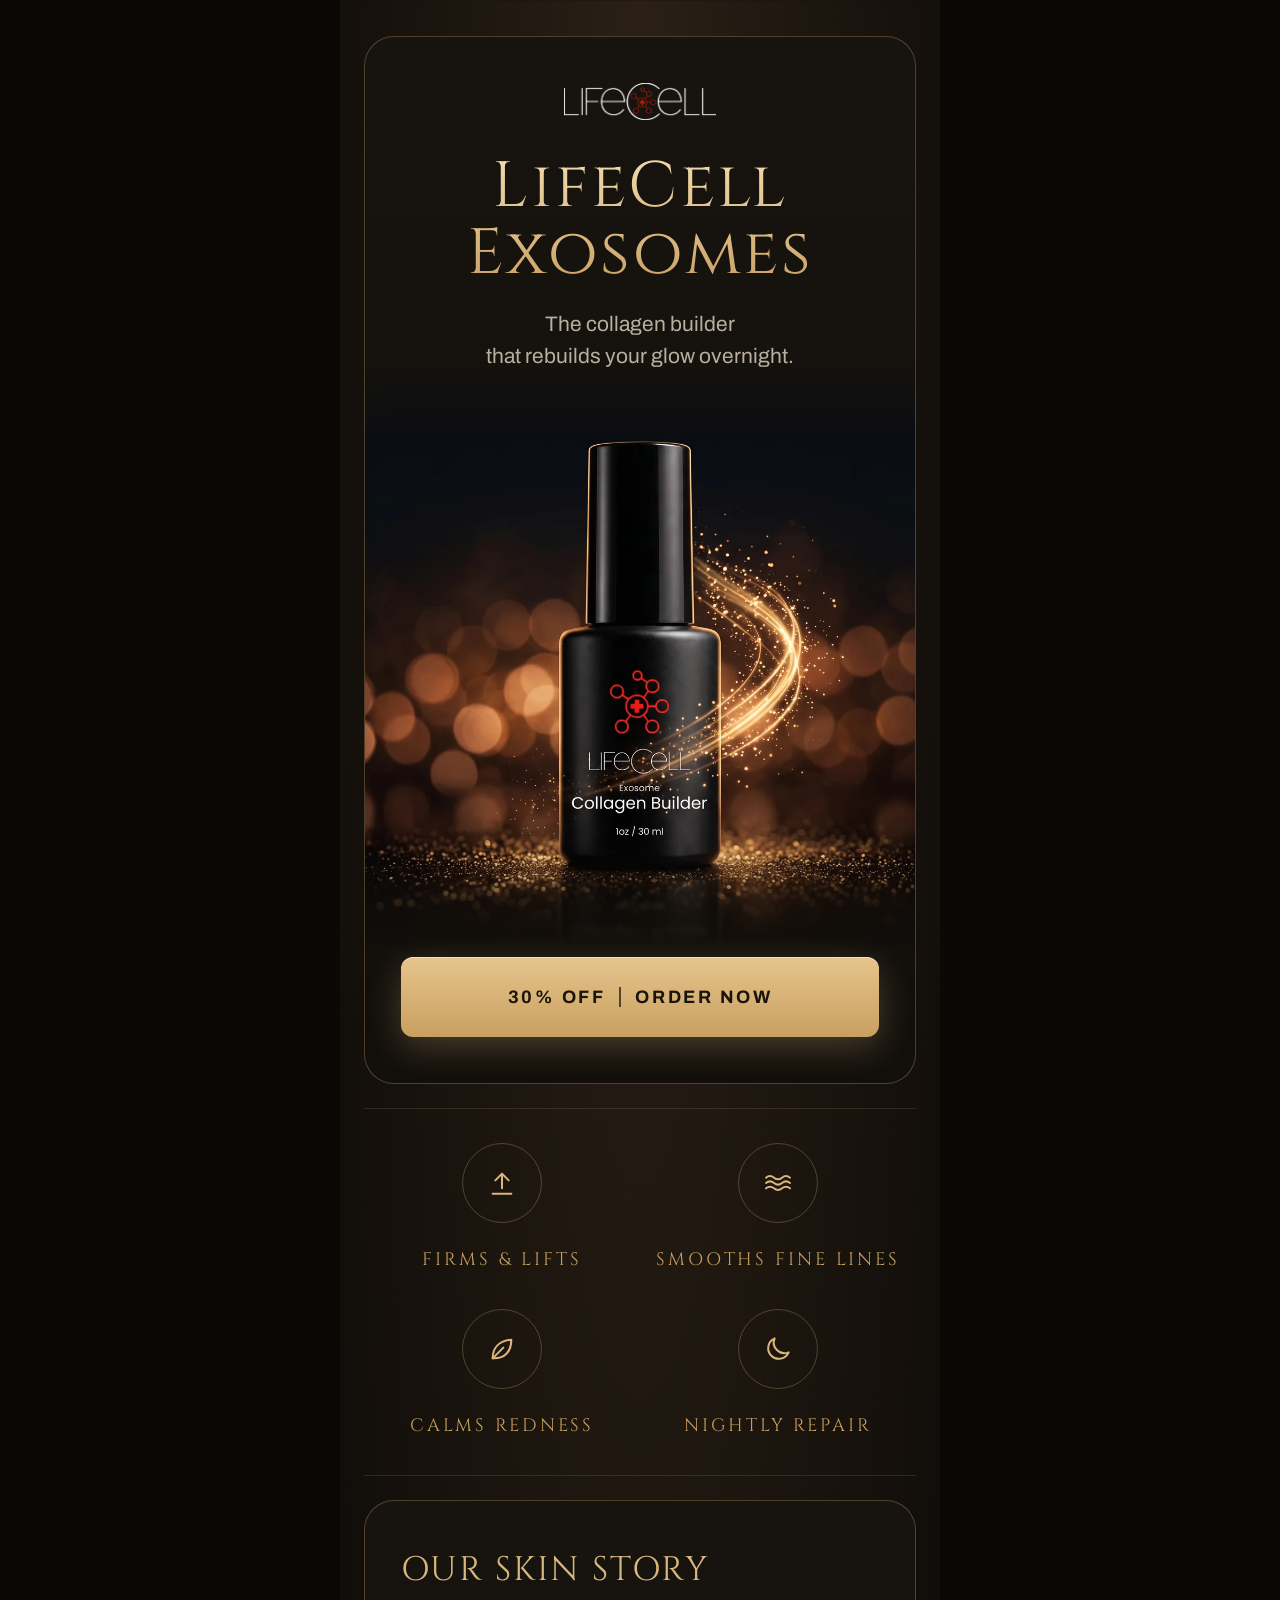
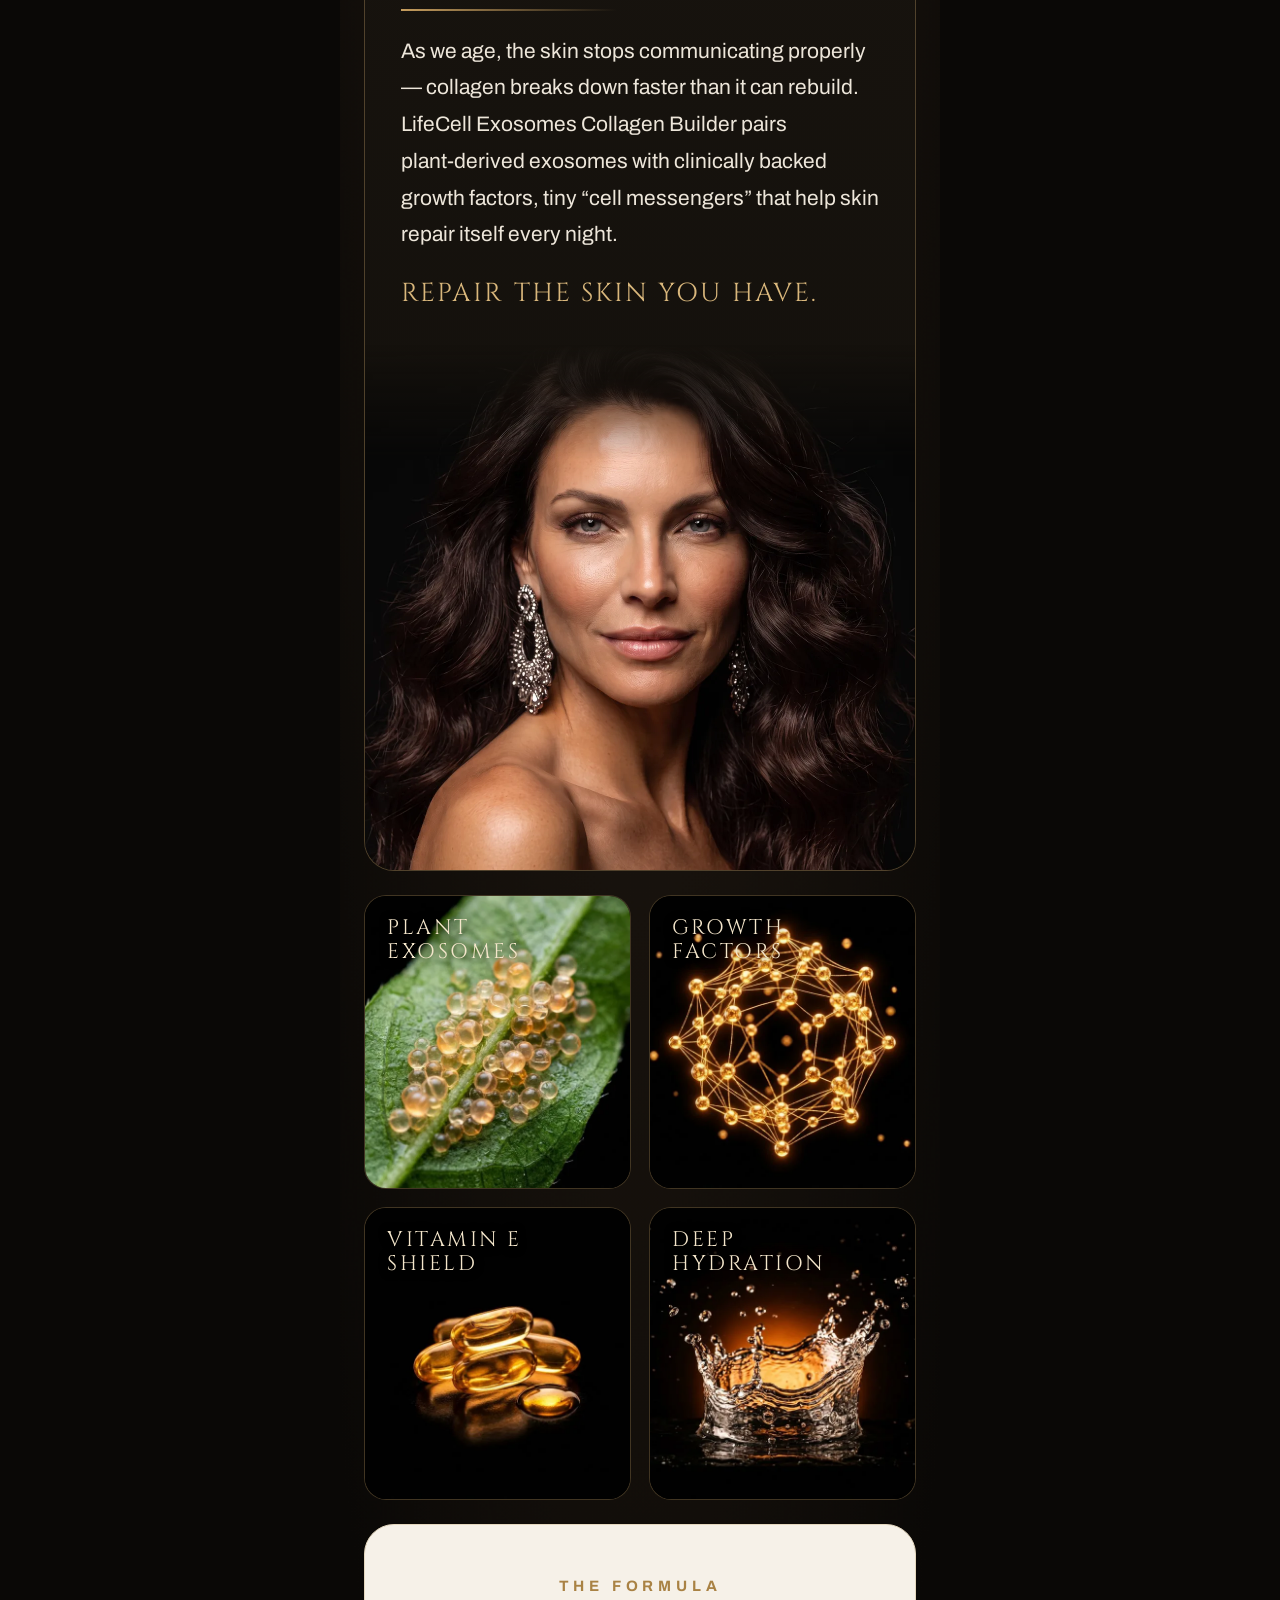
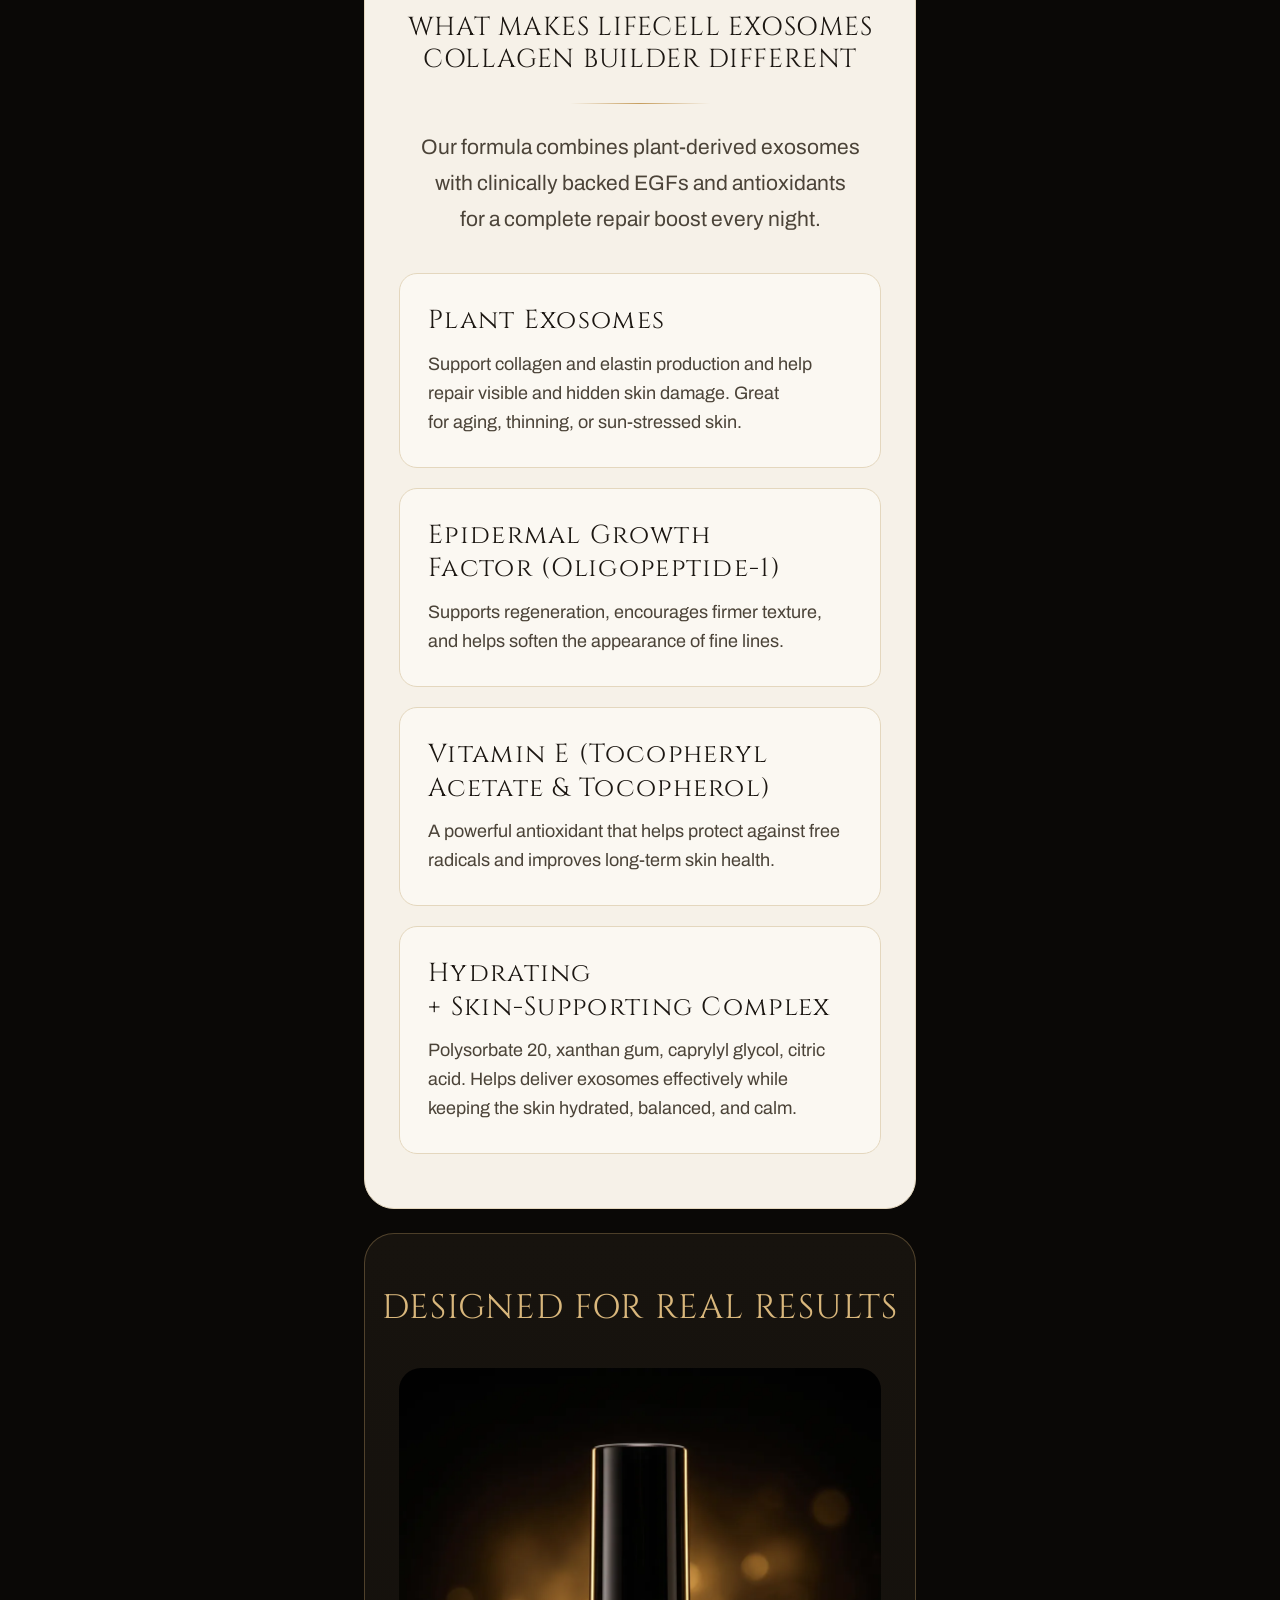
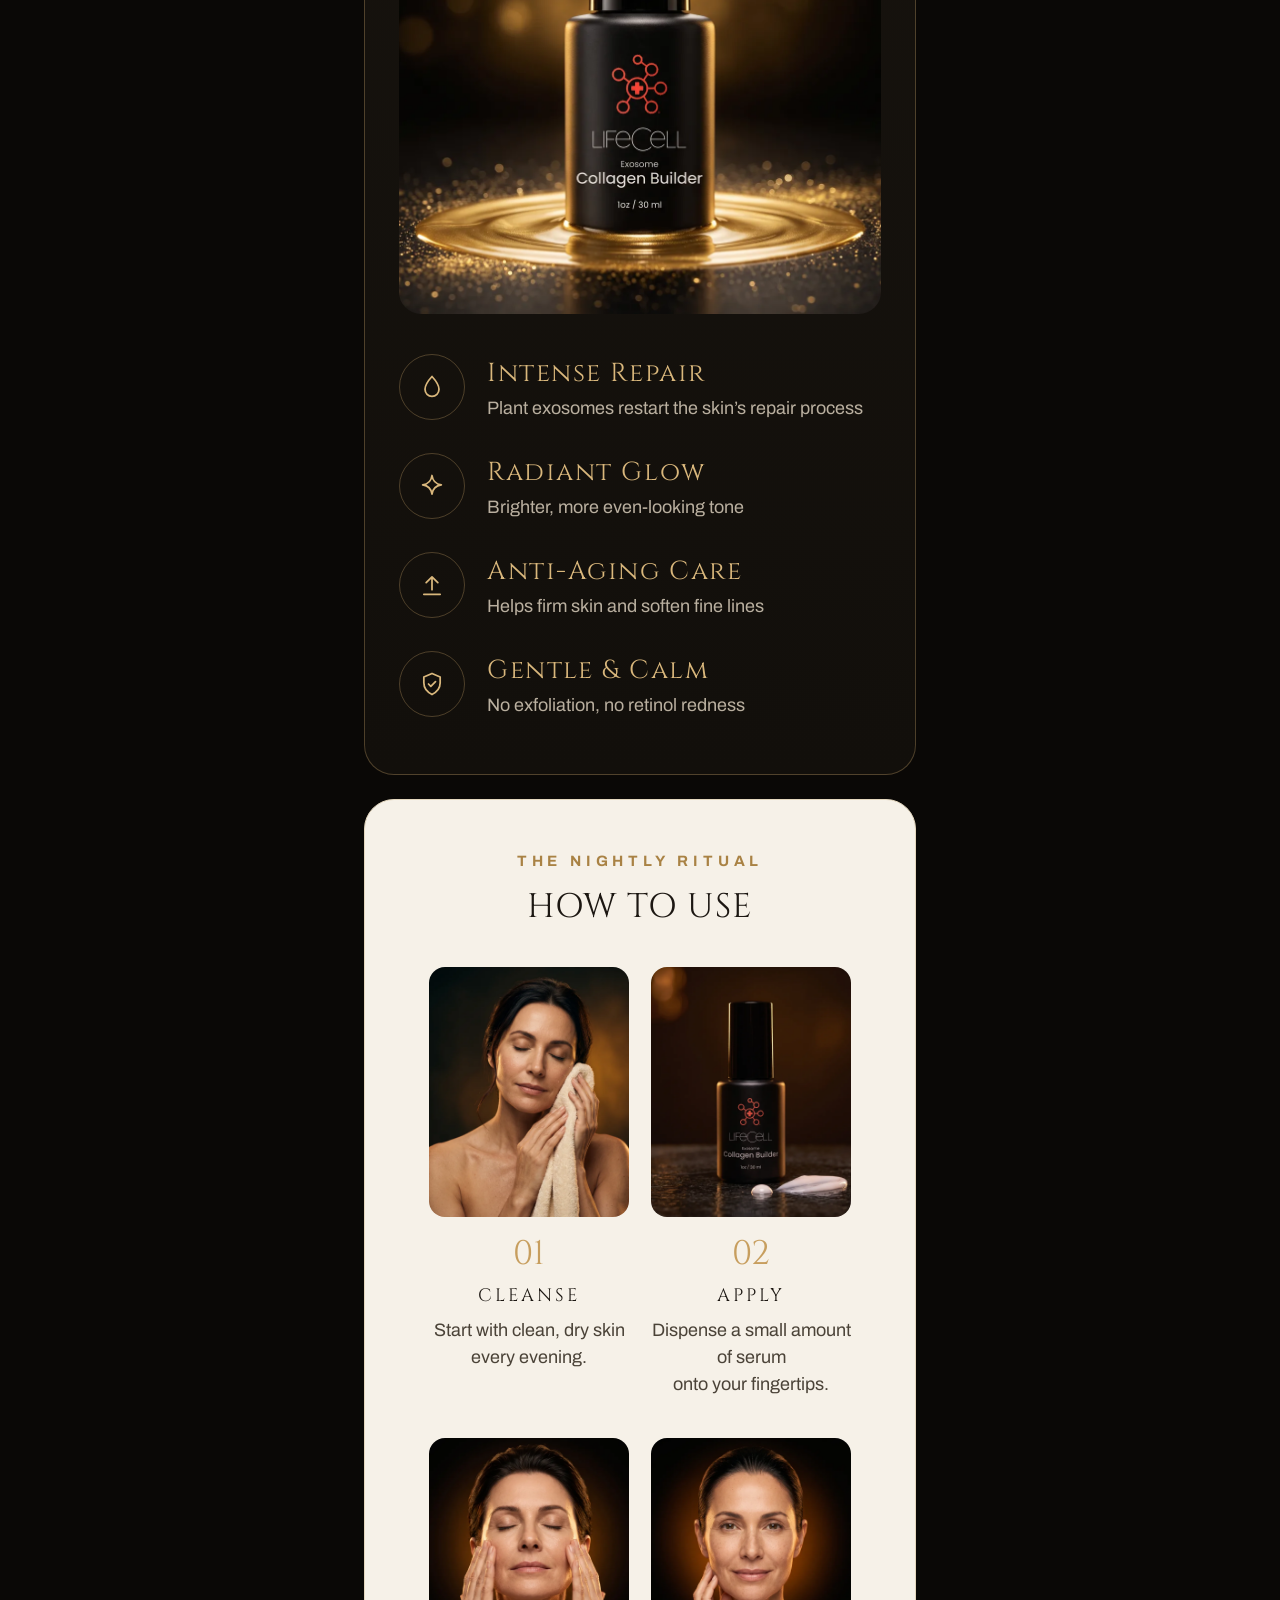
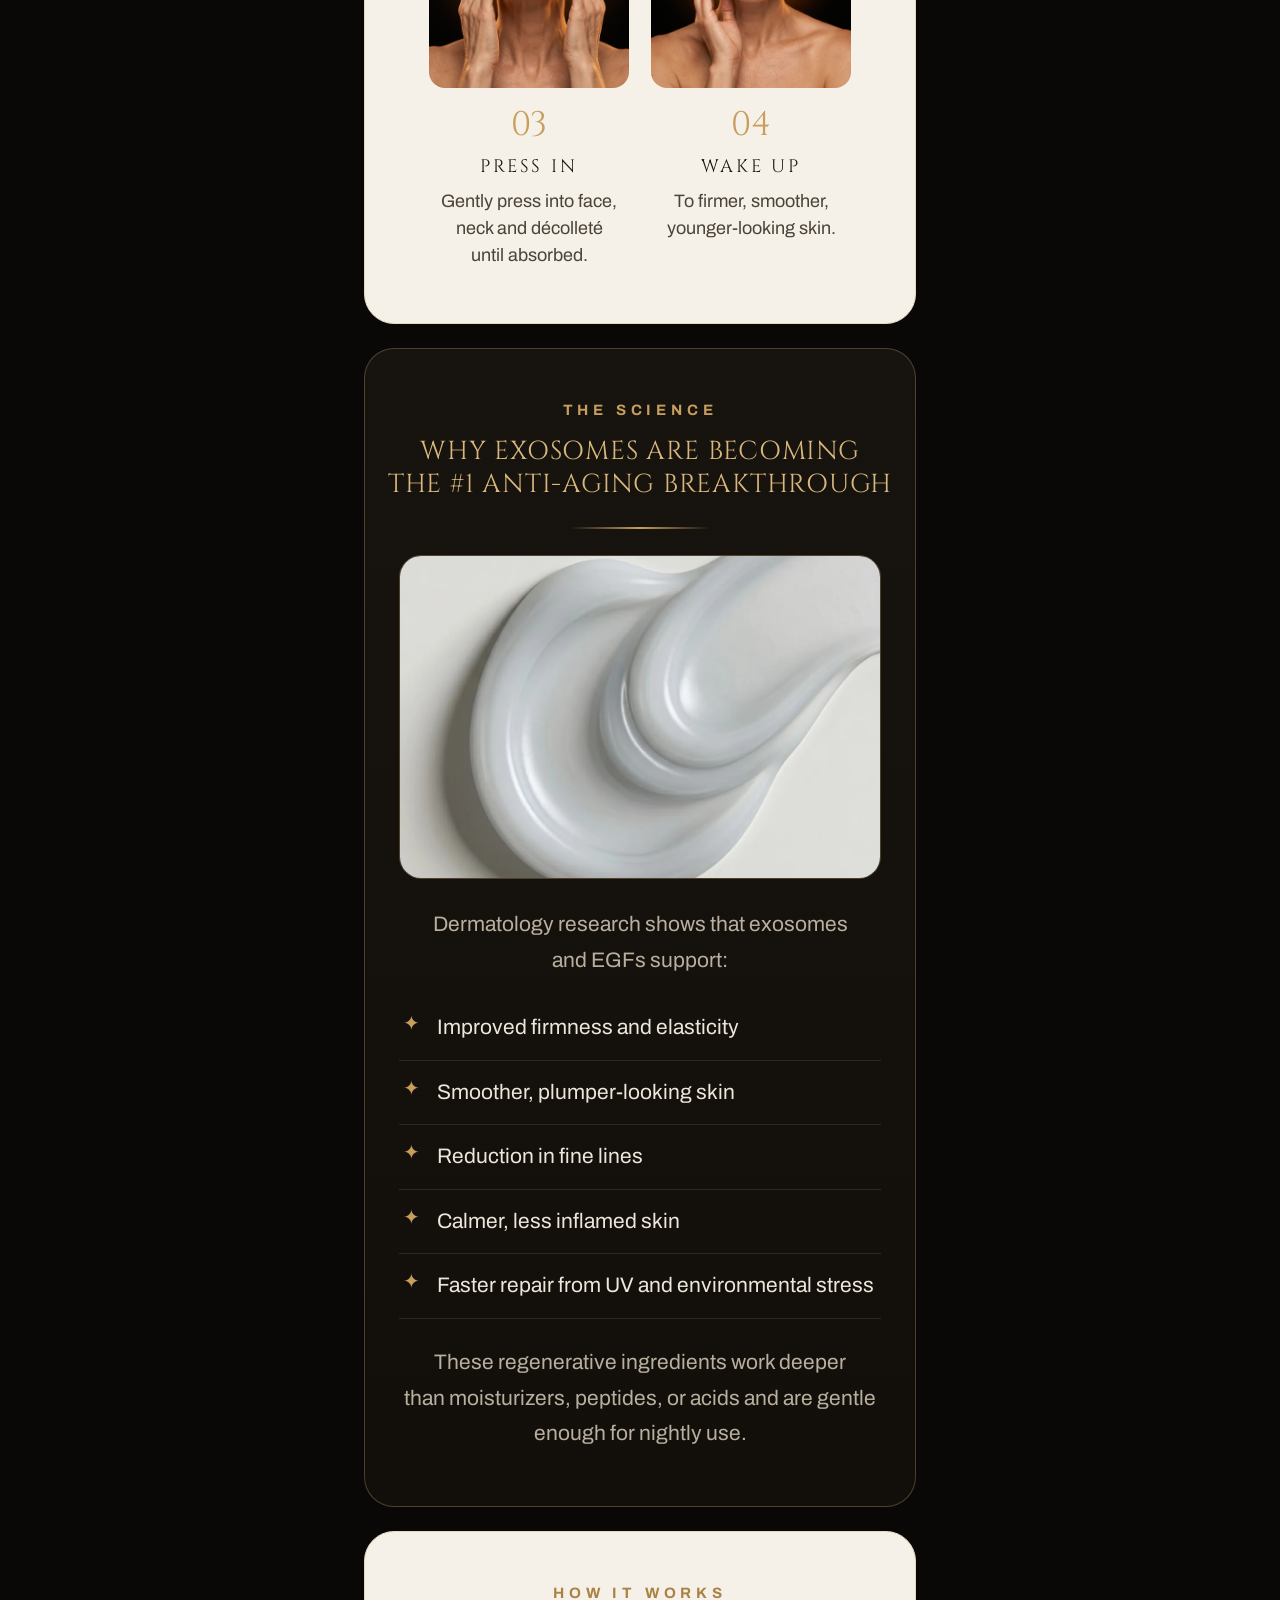
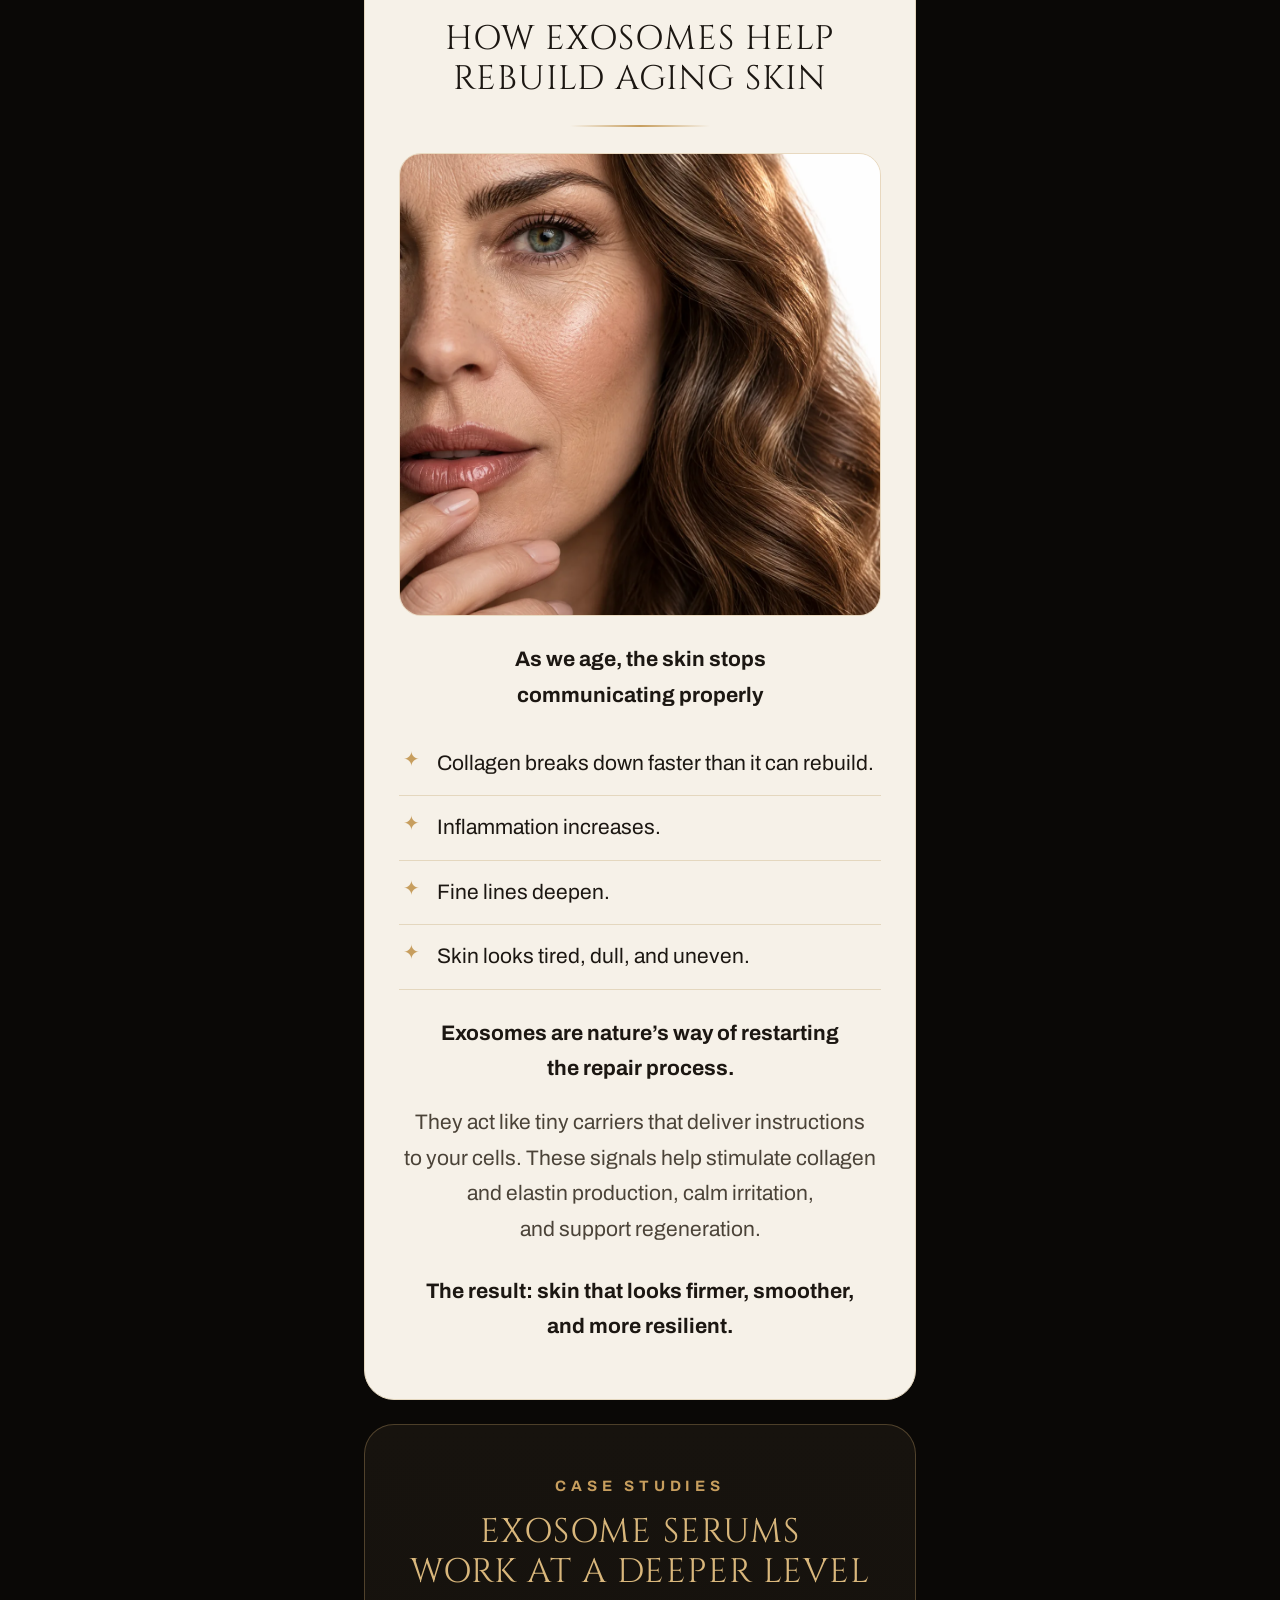
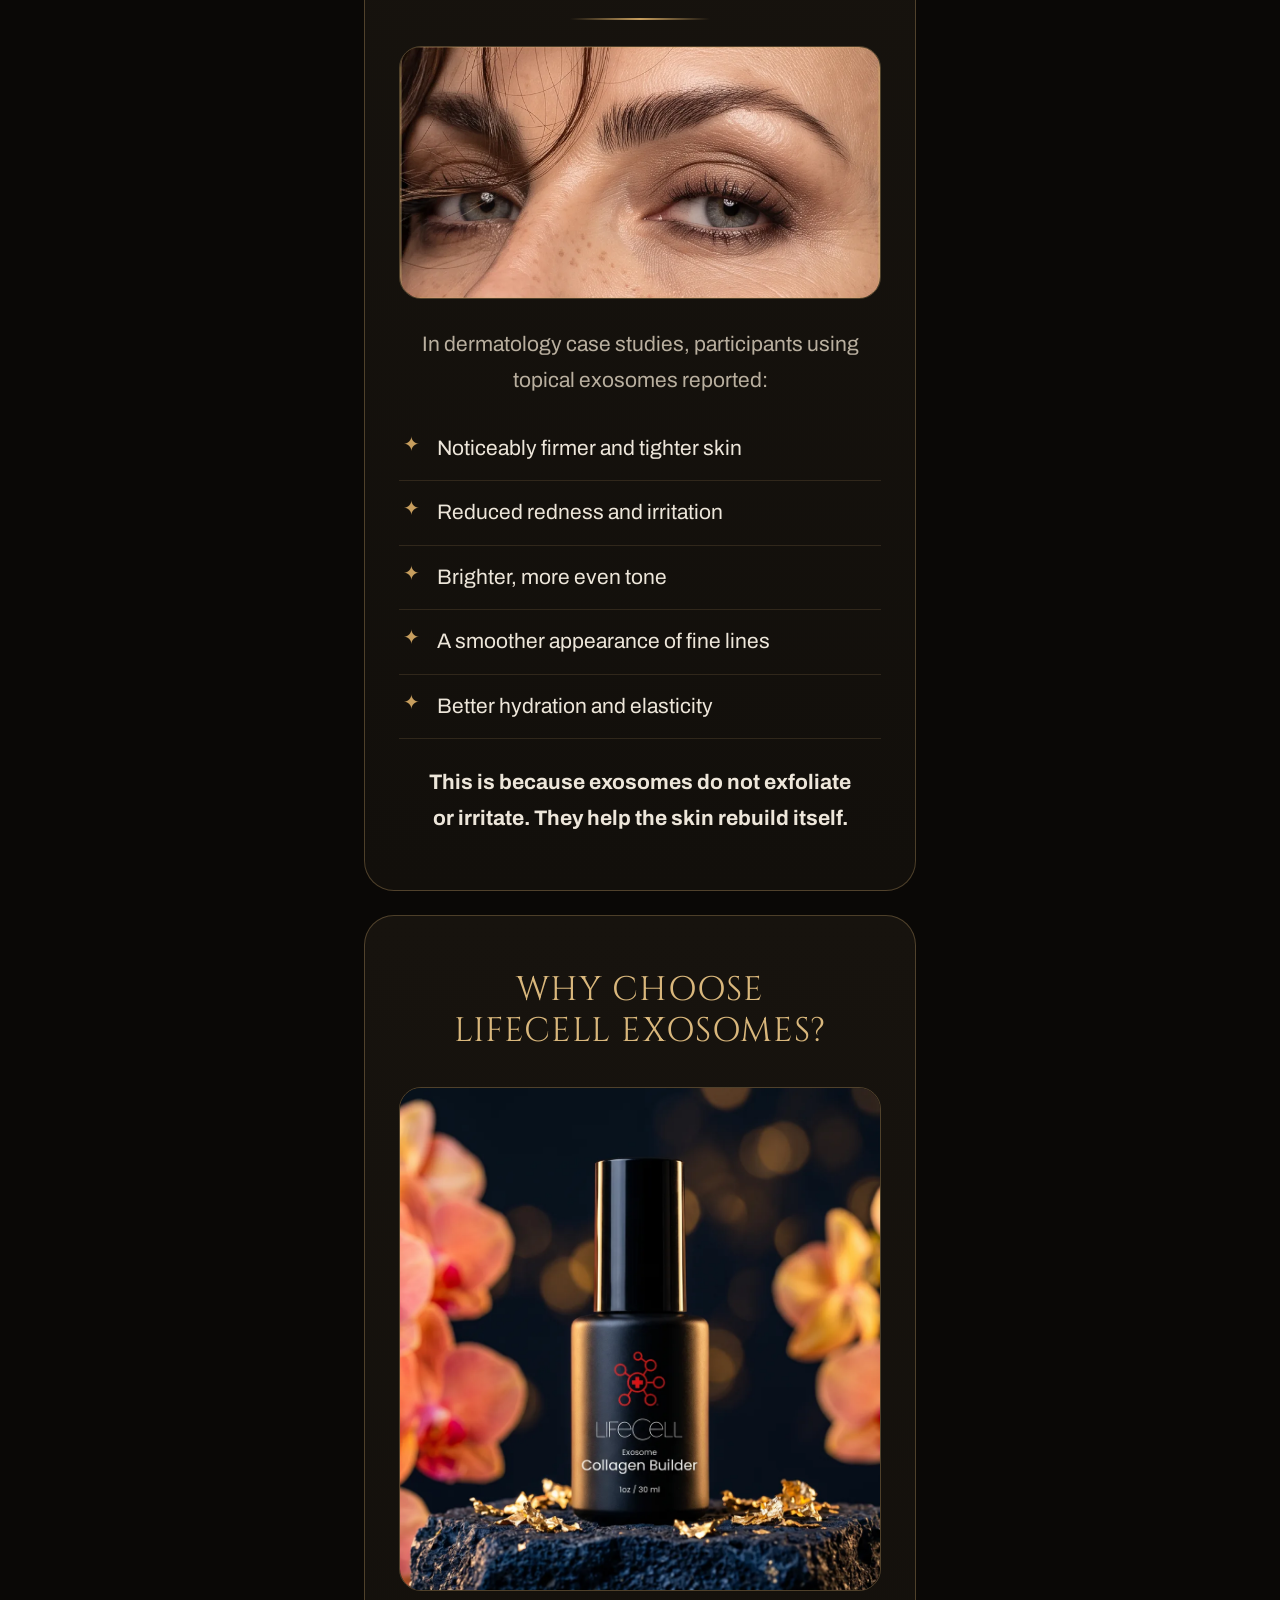
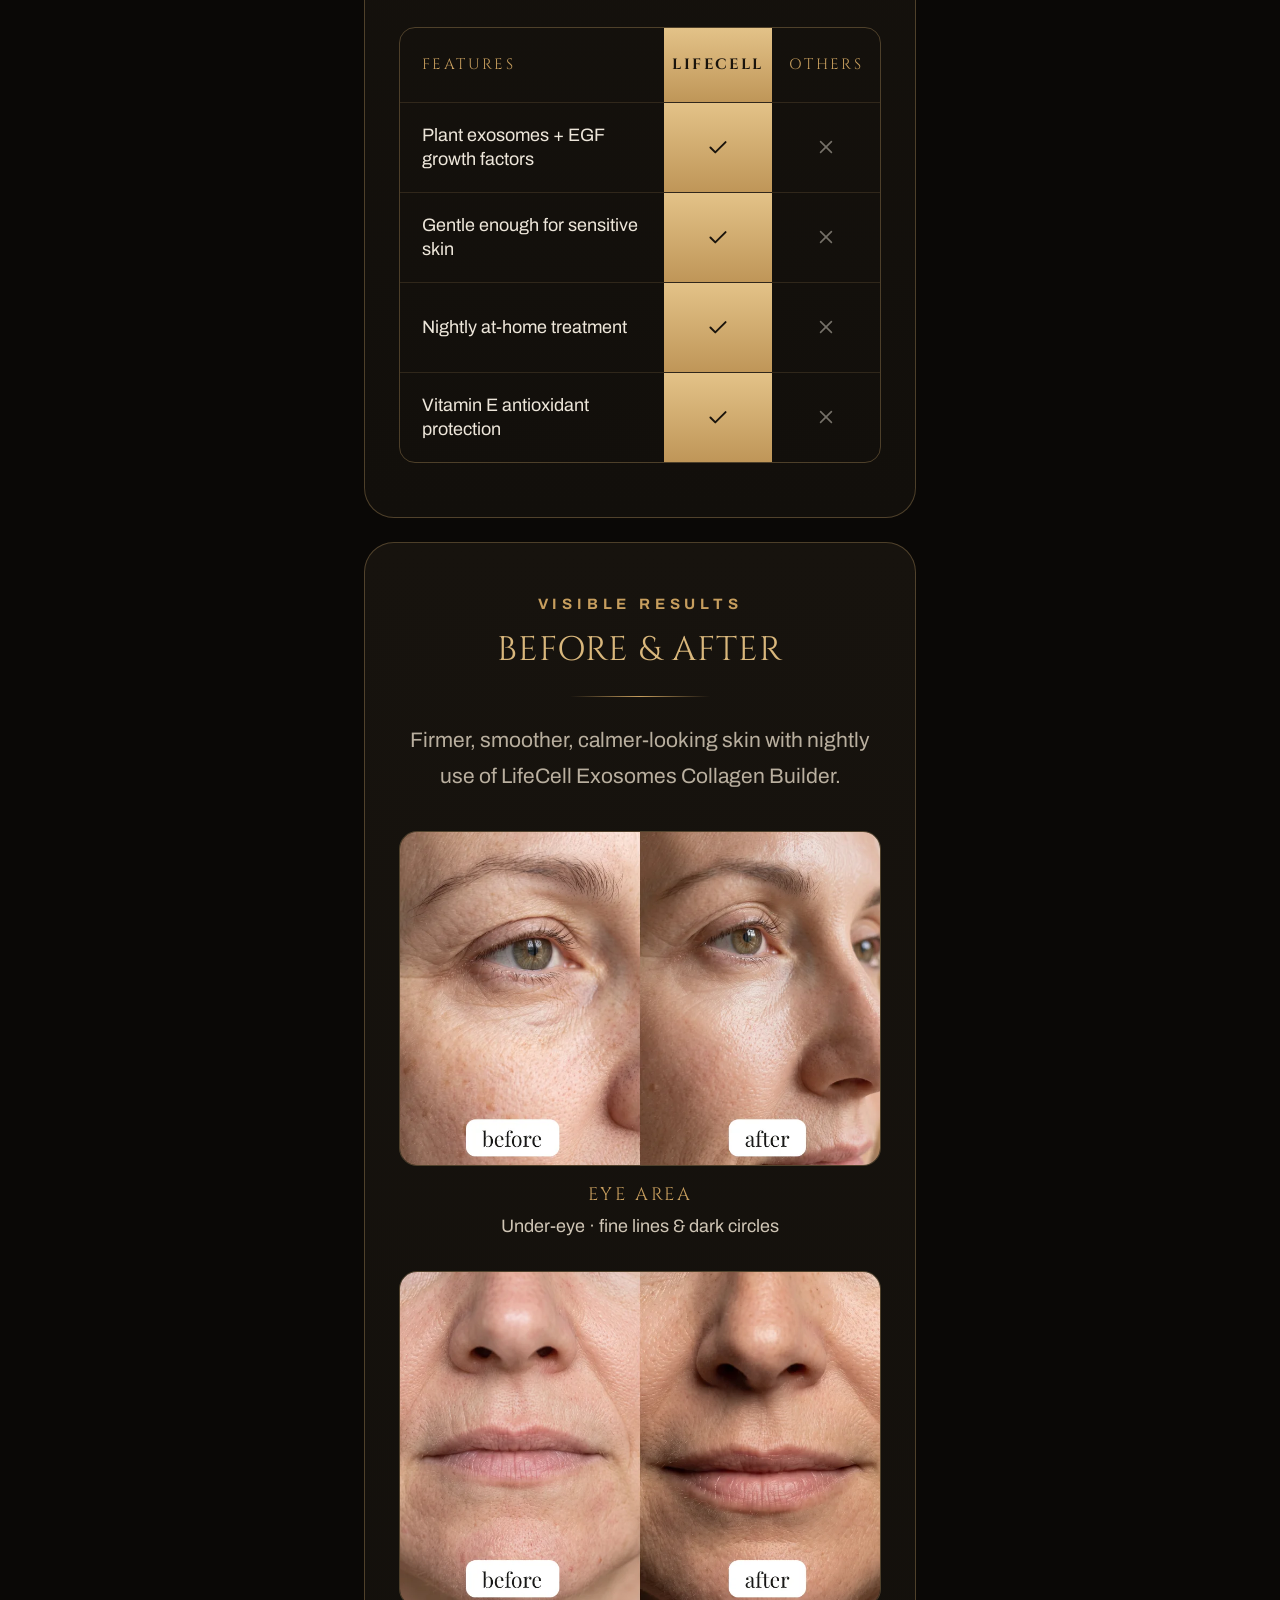
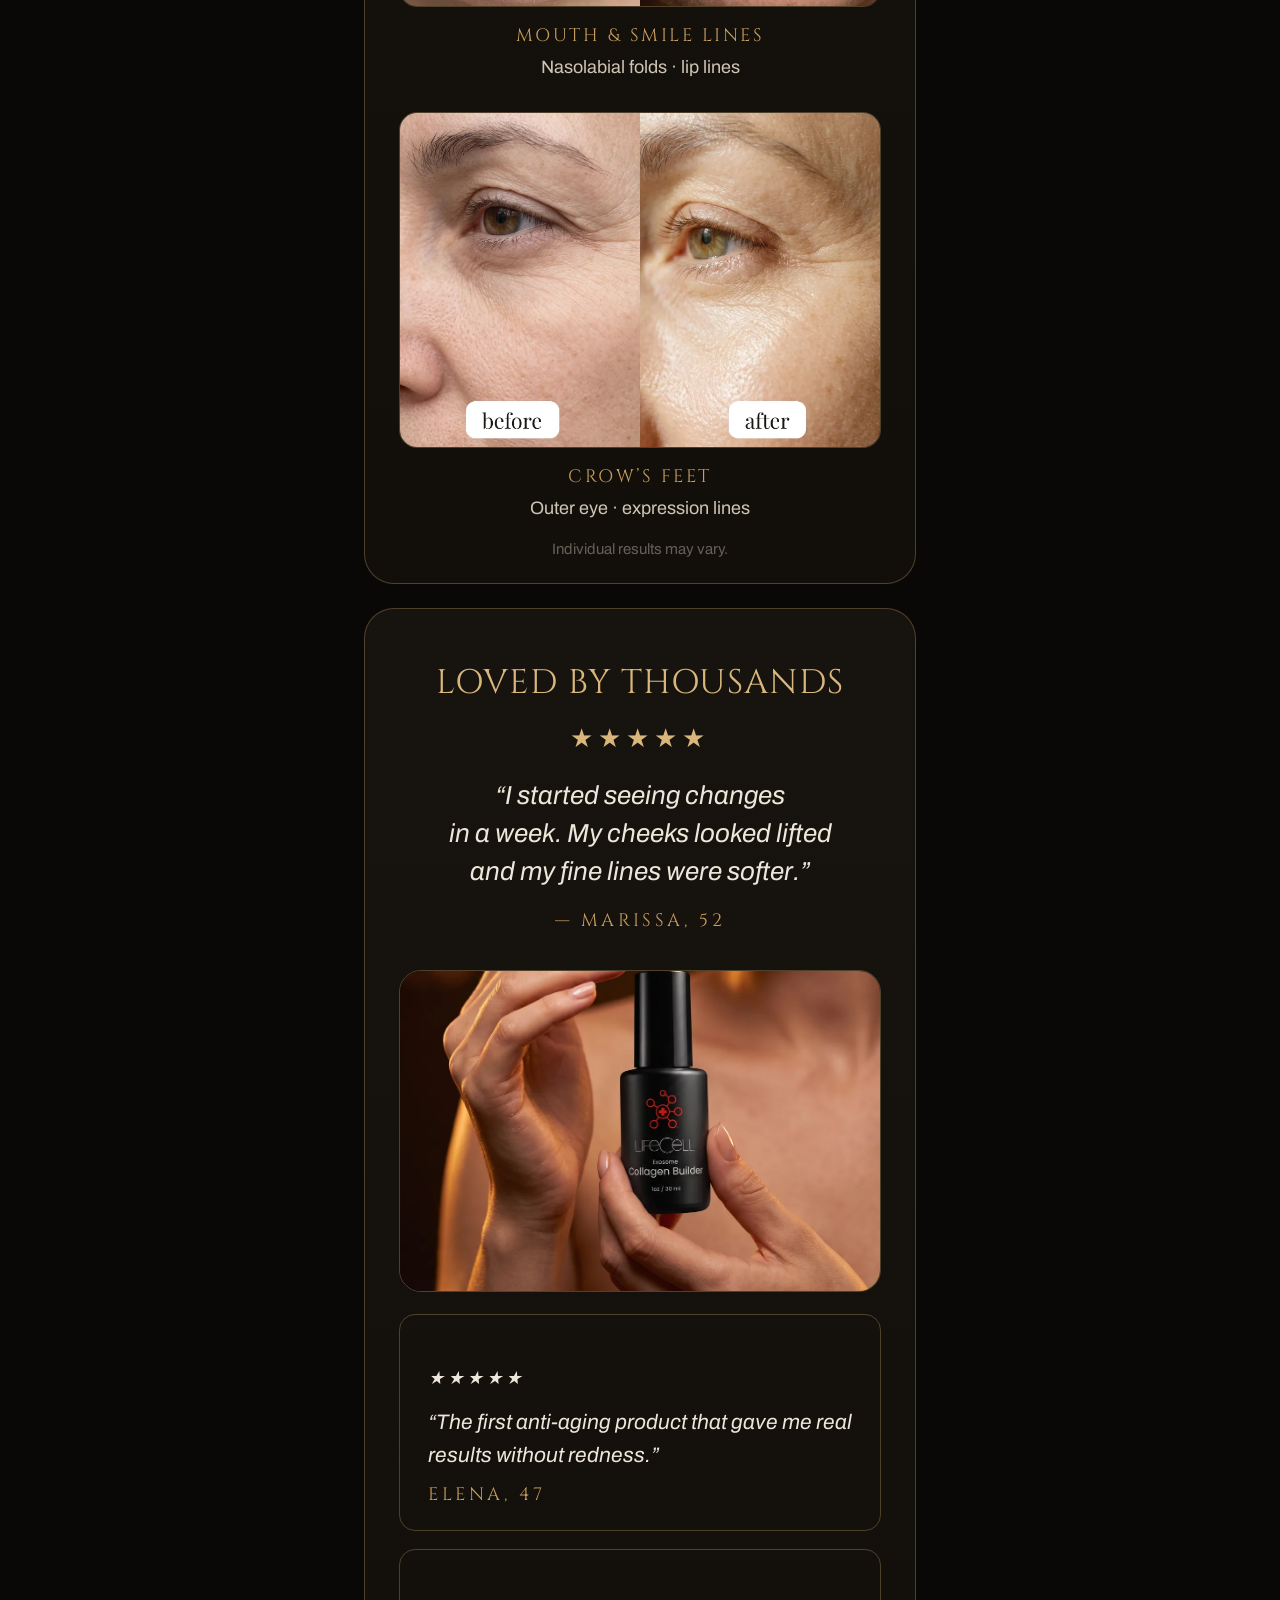
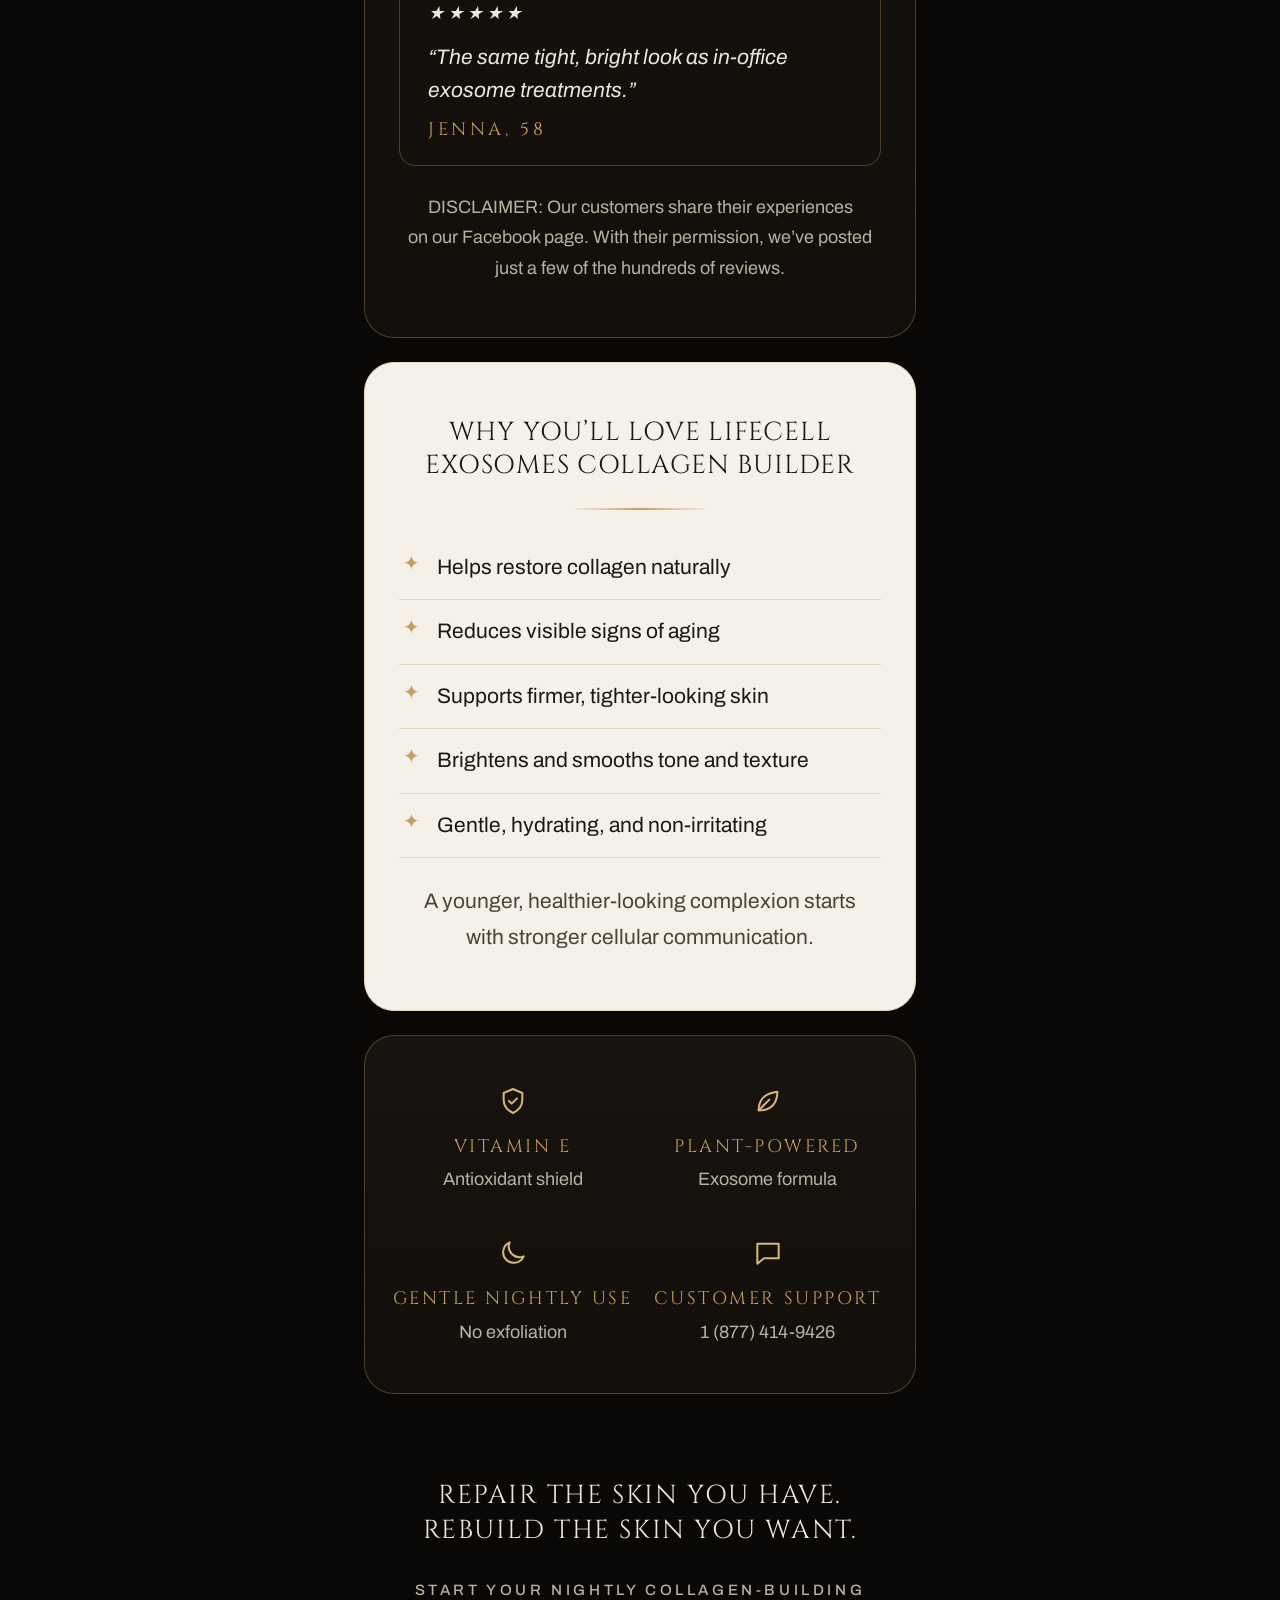
<file: exosome/a/index.html>
<!DOCTYPE html>
<html lang="en">
<head>
<meta charset="utf-8">
<meta name="viewport" content="width=600, viewport-fit=cover">
<meta name="robots" content="noindex, nofollow">
<meta name="description" content="LifeCell Exosomes Collagen Builder pairs plant-derived exosomes with clinically backed growth factors that help skin repair itself every night.">
<meta name="HandheldFriendly" content="True">
<meta name="MobileOptimized" content="600">
<title>LifeCell Exosomes Collagen Builder · A · Black Gold</title>
<link rel="preconnect" href="https://fonts.googleapis.com"><link rel="preconnect" href="https://fonts.gstatic.com" crossorigin>
<link rel="preload" as="image" href="../assets/hero.webp" type="image/webp" fetchpriority="high">
<link rel="stylesheet" href="https://fonts.googleapis.com/css2?family=Cinzel:wght@400;500&family=Archivo:ital,wght@0,400;0,500;0,700;1,400;1,500&display=swap">
<link rel="stylesheet" href="style.css?v=202611252106">
<svg width="0" height="0" style="position:absolute" aria-hidden="true">
  <defs>
    <symbol id="i-up" viewBox="0 0 24 24" fill="none" stroke="currentColor" stroke-width="1.5" stroke-linecap="round" stroke-linejoin="round"><path d="M12 16V5M7 10l5-5 5 5M5 20h14"/></symbol>
    <symbol id="i-waves" viewBox="0 0 24 24" fill="none" stroke="currentColor" stroke-width="1.5" stroke-linecap="round"><path d="M3 8c2-1.6 4-1.6 6 0s4 1.6 6 0 4-1.6 6 0M3 12c2-1.6 4-1.6 6 0s4 1.6 6 0 4-1.6 6 0M3 16c2-1.6 4-1.6 6 0s4 1.6 6 0 4-1.6 6 0"/></symbol>
    <symbol id="i-leaf" viewBox="0 0 24 24" fill="none" stroke="currentColor" stroke-width="1.5" stroke-linecap="round" stroke-linejoin="round"><path d="M5 19c0-8 5-13 14-14 0 9-5 14-13 14H5Z"/><path d="M5 19 13 11"/></symbol>
    <symbol id="i-moon" viewBox="0 0 24 24" fill="none" stroke="currentColor" stroke-width="1.5" stroke-linejoin="round"><path d="M20 14.5A8 8 0 0 1 9.5 4 8 8 0 1 0 20 14.5Z"/></symbol>
    <symbol id="i-drop" viewBox="0 0 24 24" fill="none" stroke="currentColor" stroke-width="1.5" stroke-linejoin="round"><path d="M12 3s6 6.5 6 11a6 6 0 0 1-12 0c0-4.5 6-11 6-11Z"/></symbol>
    <symbol id="i-spark" viewBox="0 0 24 24" fill="none" stroke="currentColor" stroke-width="1.5" stroke-linejoin="round"><path d="M12 3c.6 4.6 3.4 7.4 8 8-4.6.6-7.4 3.4-8 8-.6-4.6-3.4-7.4-8-8 4.6-.6 7.4-3.4 8-8Z"/></symbol>
    <symbol id="i-shield" viewBox="0 0 24 24" fill="none" stroke="currentColor" stroke-width="1.5" stroke-linecap="round" stroke-linejoin="round"><path d="M12 3 5 6v5c0 4.5 3 8 7 10 4-2 7-5.5 7-10V6l-7-3Z"/><path d="m9 12 2 2 4-4"/></symbol>
    <symbol id="i-lock" viewBox="0 0 24 24" fill="none" stroke="currentColor" stroke-width="1.5" stroke-linejoin="round"><rect x="5" y="10" width="14" height="11" rx="2"/><path d="M8 10V7a4 4 0 0 1 8 0v3"/></symbol>
    <symbol id="i-chat" viewBox="0 0 24 24" fill="none" stroke="currentColor" stroke-width="1.5" stroke-linejoin="round"><path d="M4 5h16v11H9l-5 4V5Z"/></symbol>
    <symbol id="i-check" viewBox="0 0 24 24" fill="none" stroke="currentColor" stroke-width="1.8" stroke-linecap="round" stroke-linejoin="round"><path d="m5 12.5 4.5 4.5L19 7.5"/></symbol>
    <symbol id="i-x" viewBox="0 0 24 24" fill="none" stroke="currentColor" stroke-width="1.5" stroke-linecap="round"><path d="M7 7l10 10M17 7 7 17"/></symbol>
  </defs>
</svg>
</head>
<body>
<div class="lc-page" data-design="a">
<main>

<!-- HERO -->
<section class="hero card">
  <div class="top">
    <img class="logo" src="../assets/logo.png" alt="LifeCell" width="1227" height="299">
    <h1>LifeCell<br>Exosomes</h1>
    <p class="sub">The collagen builder that rebuilds your glow overnight.</p>
  </div>
  <div class="media">
    <picture><source srcset="../assets/hero.webp" type="image/webp"><img src="../assets/hero.jpg" alt="LifeCell Exosomes Collagen Builder bottle with golden light" width="1100" height="1100" fetchpriority="high"></picture>
  </div>
  <div class="cta"><a class="btn" href="#order">30% OFF <i></i> ORDER NOW</a></div>
</section>

<!-- PERKS -->
<section class="perks reveal">
  <div class="perk"><div class="ic"><svg><use href="#i-up"/></svg></div><span>Firms &amp; Lifts</span></div>
  <div class="perk"><div class="ic"><svg><use href="#i-waves"/></svg></div><span>Smooths Fine Lines</span></div>
  <div class="perk"><div class="ic"><svg><use href="#i-leaf"/></svg></div><span>Calms Redness</span></div>
  <div class="perk"><div class="ic"><svg><use href="#i-moon"/></svg></div><span>Nightly Repair</span></div>
</section>

<!-- STORY -->
<section class="story card reveal">
  <div class="text">
    <h2>OUR SKIN STORY</h2>
    <div class="bar"></div>
    <p>As we age, the skin stops communicating properly — collagen breaks down faster than it can rebuild. LifeCell Exosomes Collagen Builder pairs plant-derived exosomes with clinically backed growth factors, tiny “cell messengers” that help skin repair itself every night.</p>
    <p class="script">Repair the skin you have.</p>
  </div>
  <div class="media"><picture><source srcset="../assets/portrait.webp" type="image/webp"><img src="../assets/portrait.jpg" alt="Woman with radiant, smooth skin" width="1100" height="1100" loading="lazy"></picture></div>
</section>

<!-- INGREDIENT TILES -->
<section class="tiles reveal">
  <div class="tile"><picture><source srcset="../assets/ing-exosomes.webp" type="image/webp"><img src="../assets/ing-exosomes.jpg" alt="" width="600" height="600" loading="lazy"></picture><b>Plant<br>Exosomes</b></div>
  <div class="tile"><picture><source srcset="../assets/ing-growth.webp" type="image/webp"><img src="../assets/ing-growth.jpg" alt="" width="600" height="600" loading="lazy"></picture><b>Growth<br>Factors</b></div>
  <div class="tile"><picture><source srcset="../assets/ing-vitamin.webp" type="image/webp"><img src="../assets/ing-vitamin.jpg" alt="" width="600" height="600" loading="lazy"></picture><b>Vitamin E<br>Shield</b></div>
  <div class="tile"><picture><source srcset="../assets/ing-hydration.webp" type="image/webp"><img src="../assets/ing-hydration.jpg" alt="" width="600" height="600" loading="lazy"></picture><b>Deep<br>Hydration</b></div>
</section>

<!-- FORMULA -->
<section class="formula card light pad center reveal">
  <p class="kicker">The Formula</p>
  <h2 class="h2 long">What makes LifeCell Exosomes Collagen Builder different</h2>
  <div class="rule"></div>
  <p class="lead">Our formula combines plant-derived exosomes with clinically backed EGFs and antioxidants for a complete repair boost every night.</p>
  <div class="items">
    <div class="item"><h3>Plant Exosomes</h3><p>Support collagen and elastin production and help repair visible and hidden skin damage. Great for aging, thinning, or sun-stressed skin.</p></div>
    <div class="item"><h3>Epidermal Growth Factor (Oligopeptide-1)</h3><p>Supports regeneration, encourages firmer texture, and helps soften the appearance of fine lines.</p></div>
    <div class="item"><h3>Vitamin E (Tocopheryl Acetate &amp; Tocopherol)</h3><p>A powerful antioxidant that helps protect against free radicals and improves long-term skin health.</p></div>
    <div class="item"><h3>Hydrating + Skin-Supporting Complex</h3><p>Polysorbate 20, xanthan gum, caprylyl glycol, citric acid. Helps deliver exosomes effectively while keeping the skin hydrated, balanced, and calm.</p></div>
  </div>
</section>

<!-- RESULTS -->
<section class="results card pad center reveal">
  <h2 class="h2">Designed for real results</h2>
  <div class="pic"><picture><source srcset="../assets/results.webp" type="image/webp"><img src="../assets/results.jpg" alt="LifeCell Exosomes bottle on a golden ripple" width="1100" height="1100" loading="lazy"></picture></div>
  <div class="feats">
    <div class="feat"><div class="ic"><svg><use href="#i-drop"/></svg></div><div><h3>Intense Repair</h3><p>Plant exosomes restart the skin’s repair process</p></div></div>
    <div class="feat"><div class="ic"><svg><use href="#i-spark"/></svg></div><div><h3>Radiant Glow</h3><p>Brighter, more even-looking tone</p></div></div>
    <div class="feat"><div class="ic"><svg><use href="#i-up"/></svg></div><div><h3>Anti-Aging Care</h3><p>Helps firm skin and soften fine lines</p></div></div>
    <div class="feat"><div class="ic"><svg><use href="#i-shield"/></svg></div><div><h3>Gentle &amp; Calm</h3><p>No exfoliation, no retinol redness</p></div></div>
  </div>
</section>

<!-- HOW TO USE -->
<section class="howto card light pad center reveal">
  <p class="kicker">The Nightly Ritual</p>
  <h2 class="h2">How to use</h2>
  <div class="steps">
    <div class="step"><div class="pic"><picture><source srcset="../assets/step1.webp" type="image/webp"><img src="../assets/step1.jpg" alt="Woman patting her face dry with a towel" width="1100" height="1100" loading="lazy"></picture></div><p class="n">01</p><h3>CLEANSE</h3><p>Start with clean, dry skin every evening.</p></div>
    <div class="step"><div class="pic"><picture><source srcset="../assets/step2.webp" type="image/webp"><img src="../assets/step2.jpg" alt="Serum bottle with a drop of serum" width="1100" height="1100" loading="lazy"></picture></div><p class="n">02</p><h3>APPLY</h3><p>Dispense a small amount of serum onto your fingertips.</p></div>
    <div class="step"><div class="pic"><picture><source srcset="../assets/step3.webp" type="image/webp"><img src="../assets/step3.jpg" alt="Woman pressing serum into her cheeks" width="1100" height="1100" loading="lazy"></picture></div><p class="n">03</p><h3>PRESS IN</h3><p>Gently press into face, neck and décolleté until absorbed.</p></div>
    <div class="step"><div class="pic"><picture><source srcset="../assets/step4.webp" type="image/webp"><img src="../assets/step4.jpg" alt="Woman smiling with firm, glowing skin" width="1100" height="1100" loading="lazy"></picture></div><p class="n">04</p><h3>WAKE UP</h3><p>To firmer, smoother, younger-looking skin.</p></div>
  </div>
</section>

<!-- SCIENCE -->
<section class="science card dark pad center reveal">
  <p class="kicker">The Science</p>
  <h2 class="h2 long">Why exosomes are becoming the #1 anti-aging breakthrough</h2>
  <div class="rule"></div>
  <div class="pic banner cream-pic"><picture><source srcset="../assets/cream.webp" type="image/webp"><img src="../assets/cream.jpg" alt="Swirl of white serum texture" width="1100" height="1100" loading="lazy"></picture></div>
  <p class="lead" style="margin-top:28px">Dermatology research shows that exosomes and EGFs support:</p>
  <ul class="ticks">
    <li>Improved firmness and elasticity</li>
    <li>Smoother, plumper-looking skin</li>
    <li>Reduction in fine lines</li>
    <li>Calmer, less inflamed skin</li>
    <li>Faster repair from UV and environmental stress</li>
  </ul>
  <p class="close">These regenerative ingredients work deeper than moisturizers, peptides, or acids and are gentle enough for nightly use.</p>
</section>

<!-- HOW IT WORKS -->
<section class="rebuild card light pad center reveal">
  <p class="kicker">How It Works</p>
  <h2 class="h2">How exosomes help rebuild aging skin</h2>
  <div class="rule"></div>
  <div class="pic banner amber"><picture><source srcset="../assets/rebuild.webp" type="image/webp"><img src="../assets/rebuild.jpg" alt="Close-up of a woman’s smooth skin" width="1100" height="1100" loading="lazy"></picture></div>
  <p class="center-strong">As we age, the skin stops communicating properly</p>
  <ul class="ticks">
    <li>Collagen breaks down faster than it can rebuild.</li>
    <li>Inflammation increases.</li>
    <li>Fine lines deepen.</li>
    <li>Skin looks tired, dull, and uneven.</li>
  </ul>
  <p class="center-strong">Exosomes are nature’s way of restarting the repair process.</p>
  <p class="lead" style="margin-top:18px">They act like tiny carriers that deliver instructions to your cells. These signals help stimulate collagen and elastin production, calm irritation, and support regeneration.</p>
  <p class="center-strong">The result: skin that looks firmer, smoother, and more resilient.</p>
</section>

<!-- DEEPER LEVEL -->
<section class="deeper card dark pad center reveal">
  <p class="kicker">Case Studies</p>
  <h2 class="h2">Exosome serums work at a deeper level</h2>
  <div class="rule"></div>
  <div class="pic banner macro"><picture><source srcset="../assets/deeper.webp" type="image/webp"><img src="../assets/deeper.jpg" alt="Close-up of eyes and smooth skin" width="936" height="492" loading="lazy"></picture></div>
  <p class="lead" style="margin-top:28px">In dermatology case studies, participants using topical exosomes reported:</p>
  <ul class="ticks">
    <li>Noticeably firmer and tighter skin</li>
    <li>Reduced redness and irritation</li>
    <li>Brighter, more even tone</li>
    <li>A smoother appearance of fine lines</li>
    <li>Better hydration and elasticity</li>
  </ul>
  <p class="close strong">This is because exosomes do not exfoliate or irritate. They help the skin rebuild itself.</p>
</section>

<!-- COMPARISON -->
<section class="compare card pad center reveal">
  <h2 class="h2">Why choose LifeCell Exosomes?</h2>
  <div class="pic"><picture><source srcset="../assets/compare.webp" type="image/webp"><img src="../assets/compare.jpg" alt="LifeCell Exosomes bottle on dark stone with orchids" width="1100" height="1100" loading="lazy"></picture></div>
  <div class="table" role="table">
    <div class="row" role="row"><div>Features</div><div class="lc">LifeCell</div><div>Others</div></div>
    <div class="row" role="row"><div>Plant exosomes + EGF growth factors</div><div class="lc"><svg aria-label="yes"><use href="#i-check"/></svg></div><div class="ot"><svg aria-label="no"><use href="#i-x"/></svg></div></div>
    <div class="row" role="row"><div>Gentle enough for sensitive skin</div><div class="lc"><svg aria-label="yes"><use href="#i-check"/></svg></div><div class="ot"><svg aria-label="no"><use href="#i-x"/></svg></div></div>
    <div class="row" role="row"><div>Nightly at-home treatment</div><div class="lc"><svg aria-label="yes"><use href="#i-check"/></svg></div><div class="ot"><svg aria-label="no"><use href="#i-x"/></svg></div></div>
    <div class="row" role="row"><div>Vitamin E antioxidant protection</div><div class="lc"><svg aria-label="yes"><use href="#i-check"/></svg></div><div class="ot"><svg aria-label="no"><use href="#i-x"/></svg></div></div>
  </div>
</section>

<!-- BEFORE / AFTER -->
<section class="ba card pad center reveal">
  <p class="kicker">Visible Results</p>
  <h2 class="h2">Before &amp; After</h2>
  <div class="rule"></div>
  <p class="lead">Firmer, smoother, calmer-looking skin with nightly use of LifeCell Exosomes Collagen Builder.</p>
  <div class="pairs">
    <div class="pair"><div class="pic"><picture><source srcset="../assets/ba1.webp" type="image/webp"><img src="../assets/ba1.jpg" alt="Eye area before and after" width="908" height="620" loading="lazy"></picture></div><h3>EYE AREA</h3><p>Under-eye · fine lines &amp; dark circles</p></div>
    <div class="pair"><div class="pic"><picture><source srcset="../assets/ba2.webp" type="image/webp"><img src="../assets/ba2.jpg" alt="Mouth and smile lines before and after" width="908" height="620" loading="lazy"></picture></div><h3>MOUTH &amp; SMILE LINES</h3><p>Nasolabial folds · lip lines</p></div>
    <div class="pair"><div class="pic"><picture><source srcset="../assets/ba3.webp" type="image/webp"><img src="../assets/ba3.jpg" alt="Crow’s feet before and after" width="908" height="620" loading="lazy"></picture></div><h3>CROW’S FEET</h3><p>Outer eye · expression lines</p></div>
  </div>
  <p class="tiny">Individual results may vary.</p>
</section>

<!-- REVIEWS -->
<section class="reviews card pad center reveal">
  <h2 class="h2">Loved by thousands</h2>
  <p class="stars" aria-label="5 stars">★★★★★</p>
  <blockquote>“I started seeing changes in a week. My cheeks looked lifted and my fine lines were softer.”<cite>— MARISSA, 52</cite></blockquote>
  <div class="pic photo"><picture><source srcset="../assets/review.webp" type="image/webp"><img src="../assets/review.jpg" alt="Woman holding LifeCell Exosomes serum" width="1100" height="1100" loading="lazy"></picture></div>
  <div class="quotes">
    <div class="quote"><p class="stars" aria-label="5 stars">★★★★★</p><p>“The first anti-aging product that gave me real results without redness.”</p><cite>ELENA, 47</cite></div>
    <div class="quote"><p class="stars" aria-label="5 stars">★★★★★</p><p>“The same tight, bright look as in-office exosome treatments.”</p><cite>JENNA, 58</cite></div>
  </div>
  <p class="disclaimer">DISCLAIMER: Our customers share their experiences on our Facebook page. With their permission, we’ve posted just a few of the hundreds of reviews.</p>
</section>

<!-- WHY YOU'LL LOVE IT -->
<section class="love card light pad center reveal">
  <h2 class="h2 long">Why you’ll love LifeCell Exosomes Collagen Builder</h2>
  <div class="rule"></div>
  <ul class="ticks">
    <li>Helps restore collagen naturally</li>
    <li>Reduces visible signs of aging</li>
    <li>Supports firmer, tighter-looking skin</li>
    <li>Brightens and smooths tone and texture</li>
    <li>Gentle, hydrating, and non-irritating</li>
  </ul>
  <p class="lead" style="margin-top:26px">A younger, healthier-looking complexion starts with stronger cellular communication.</p>
</section>

<!-- TRUST -->
<section class="trust card reveal">
  <div><div class="ic"><svg><use href="#i-shield"/></svg></div><b>VITAMIN E</b><small>Antioxidant shield</small></div>
  <div><div class="ic"><svg><use href="#i-leaf"/></svg></div><b>PLANT-POWERED</b><small>Exosome formula</small></div>
  <div><div class="ic"><svg><use href="#i-moon"/></svg></div><b>GENTLE NIGHTLY USE</b><small>No exfoliation</small></div>
  <div><div class="ic"><svg><use href="#i-chat"/></svg></div><b>CUSTOMER SUPPORT</b><small><a href="tel:18774149426">1 (877) 414-9426</a></small></div>
</section>

<!-- FINAL CTA -->
<section class="final reveal" id="order">
  <h2>Repair the skin you have.<br>Rebuild the skin you want.</h2>
  <p>Start your nightly collagen-building routine today.</p>
  <div class="pic final-pic"><picture><source srcset="../assets/final-product.webp" type="image/webp"><img src="../assets/final-product.jpg" alt="LifeCell Exosomes Collagen Builder serum with golden light" width="1100" height="1100" loading="lazy"></picture></div>
  <a class="btn" href="#order">30% OFF <i></i> ORDER NOW</a>
</section>

<!-- LEGAL -->
<footer class="legal card">
  <p>These statements have not been evaluated by the Food and Drug Administration. These products are not intended to diagnose, treat, cure or prevent any disease.</p>
  <p>The information provided on this site is for informational purposes only and is not intended as a substitute for advice from your dermatologist or other health care professional or any information contained on or in any product label or packaging. You should not use the information on this website or the product described for diagnosis or treatment of any health problem or as a substitute for any prescription of any medication or other treatment. You should consult with a health care professional before starting any skin or facial regiment or if you have or suspect you might have a skin problem. This information and product is not recommended for women who are pregnant or children.</p>
  <p>If you are using a screen reader and are having problems using the website please call 1 (877) 414-9426 for assistance.</p>
  <nav><a href="#">Terms and Conditions</a><span>|</span><a href="#">How To Cancel</a><br><a href="#">Privacy Policy</a><span>|</span><a href="#">DMCA Policy</a></nav>
  <p class="copy">Copyright © 2026 LifeCellSkin. All Rights Reserved</p>
</footer>

</main>
</div>
<script>
(function () {
  var els = document.querySelectorAll('.reveal');
  if (!('IntersectionObserver' in window)) { els.forEach(function (e) { e.classList.add('in'); }); return; }
  var io = new IntersectionObserver(function (es) {
    es.forEach(function (e) { if (e.isIntersecting) { e.target.classList.add('in'); io.unobserve(e.target); } });
  }, { rootMargin: '0px 0px -8% 0px' });
  els.forEach(function (e) { io.observe(e); });
})();
</script>
<script>
/* glue short words to the next word, so no line ends on "the / of / to / a / and" */
(function () {
  var SHORT = /^[(“"]?(a|an|the|and|or|of|to|in|on|for|with|by|at|as|is|are|be|from|that|your|our|its|my|no|not|nor|but|so|if|than|via|per|—|–|&|\+)$/i, NB = String.fromCharCode(160);
  document.querySelectorAll('h1,h2,h3,p,li,th,td,blockquote,figcaption,cite,small,b,span').forEach(function (el) {
    var w = document.createTreeWalker(el, NodeFilter.SHOW_TEXT, null), n, list = [];
    while ((n = w.nextNode())) list.push(n);
    list.forEach(function (t) {
      var parts = t.nodeValue.split(/( +)/), out = '';
      for (var i = 0; i < parts.length; i++) {
        if (/^ +$/.test(parts[i])) {
          var prev = parts[i - 1] || '', lastWord = prev.split(NB).pop();
          out += (i > 0 && SHORT.test(lastWord) && i < parts.length - 1) ? NB : parts[i];
        } else out += parts[i];
      }
      t.nodeValue = out;
    });
  });
})();
/* never break a hyphenated word at its hyphen ("younger-looking" moves down whole) */
(function () {
  document.querySelectorAll('h1,h2,h3,p,li,th,td,blockquote,figcaption,cite,small,b,span').forEach(function (el) {
    var w = document.createTreeWalker(el, NodeFilter.SHOW_TEXT, null), n, list = [];
    while ((n = w.nextNode())) if (/[A-Za-z0-9]-[A-Za-z0-9]/.test(n.nodeValue) && !n.parentNode.classList.contains('nobr')) list.push(n);
    list.forEach(function (t) {
      var frag = document.createDocumentFragment(), re = /[^ \n\t]*[A-Za-z0-9]-[A-Za-z0-9][^ \n\t]*/g, s = t.nodeValue, last = 0, m;
      while ((m = re.exec(s))) {
        frag.appendChild(document.createTextNode(s.slice(last, m.index)));
        var sp = document.createElement('span'); sp.className = 'nobr'; sp.style.whiteSpace = 'nowrap'; sp.textContent = m[0];
        frag.appendChild(sp); last = m.index + m[0].length;
      }
      frag.appendChild(document.createTextNode(s.slice(last)));
      t.parentNode.replaceChild(frag, t);
    });
  });
})();
/* keep the last two words of every text together: no single word alone on the last line */
(function () {
  var sel = 'h1,h2,h3,p,li,th,td,blockquote,cite,small,figcaption,b,.l1,.l2';
  document.querySelectorAll(sel).forEach(function (el) {
    var w = document.createTreeWalker(el, NodeFilter.SHOW_TEXT, null), n, last = null;
    while ((n = w.nextNode())) if (/\S/.test(n.nodeValue)) last = n;
    if (!last) return;
    var t = last.nodeValue.replace(/\s+$/, ''), i = t.lastIndexOf(' ');
    if (i > 0 && t.length - i < 22) last.nodeValue = t.slice(0, i) + String.fromCharCode(160) + t.slice(i + 1) + last.nodeValue.slice(t.length);
  });
})();
</script>
</body>
</html>
</file>
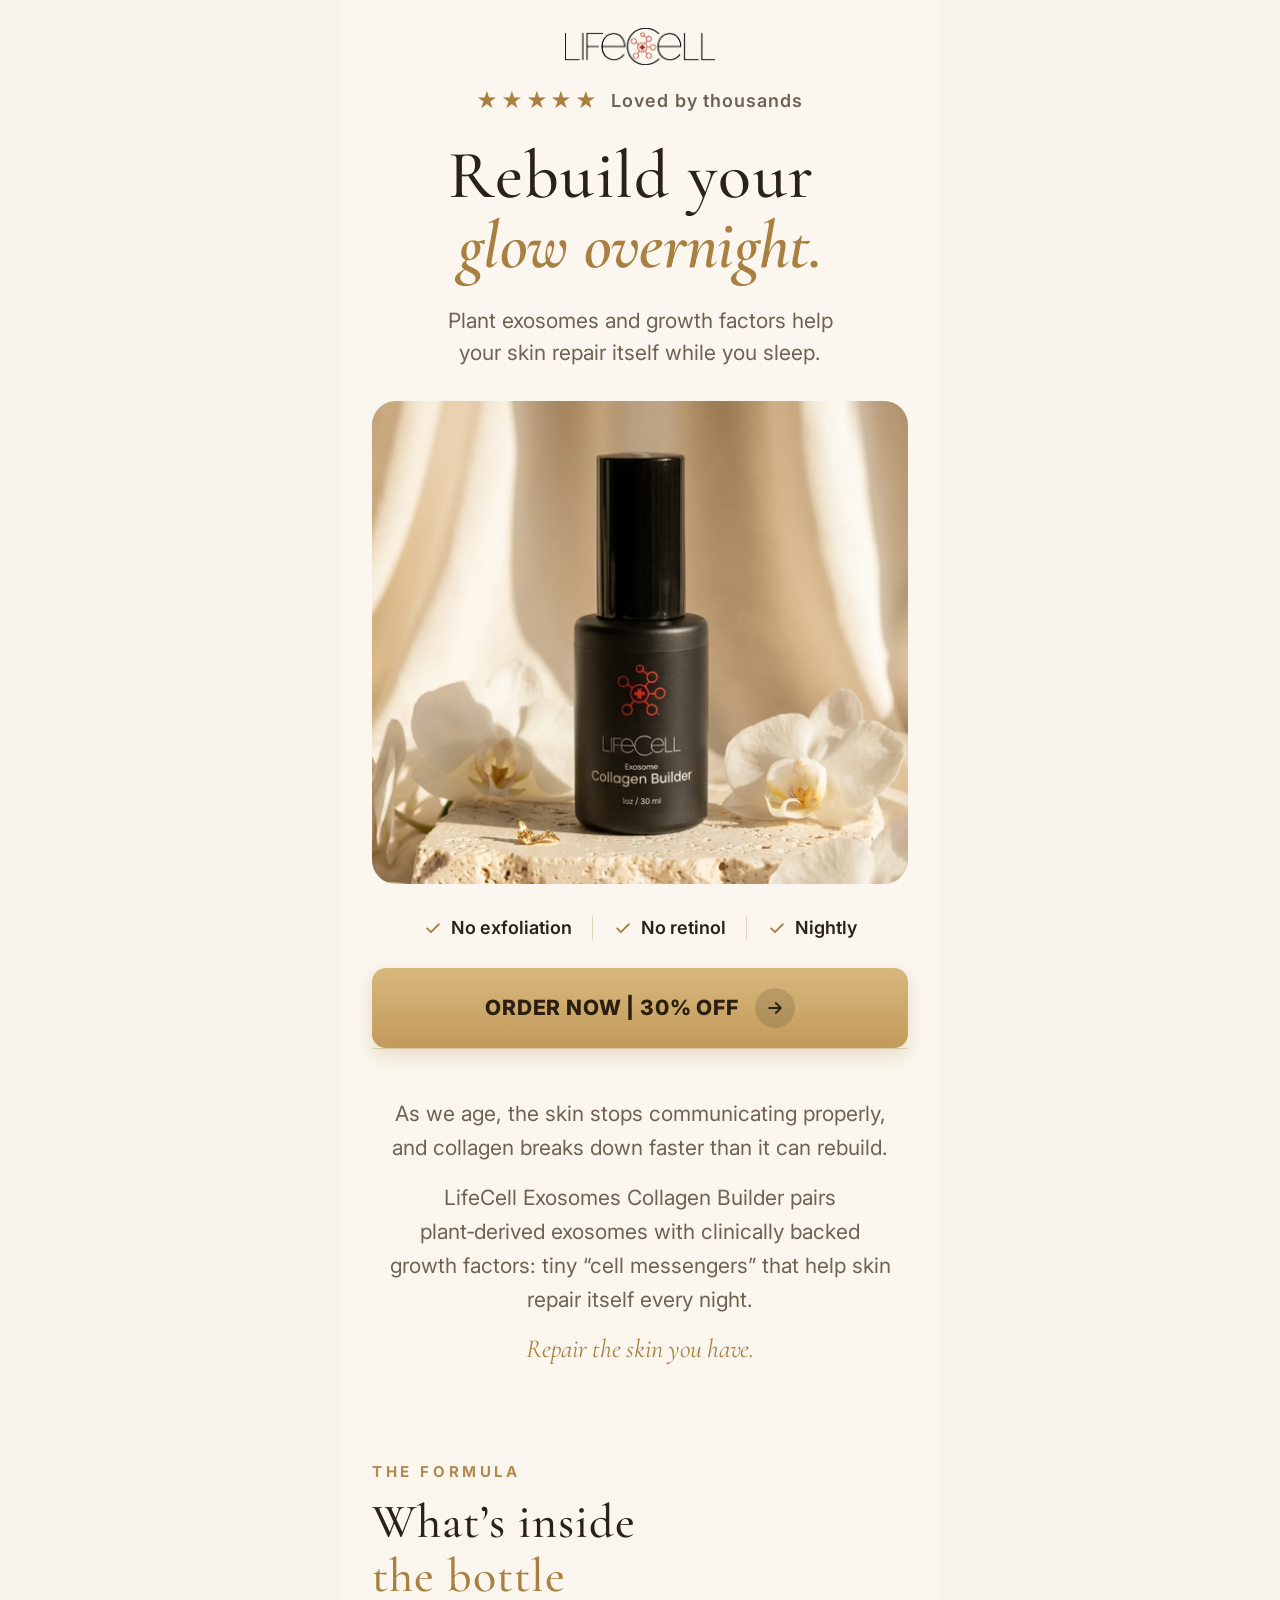
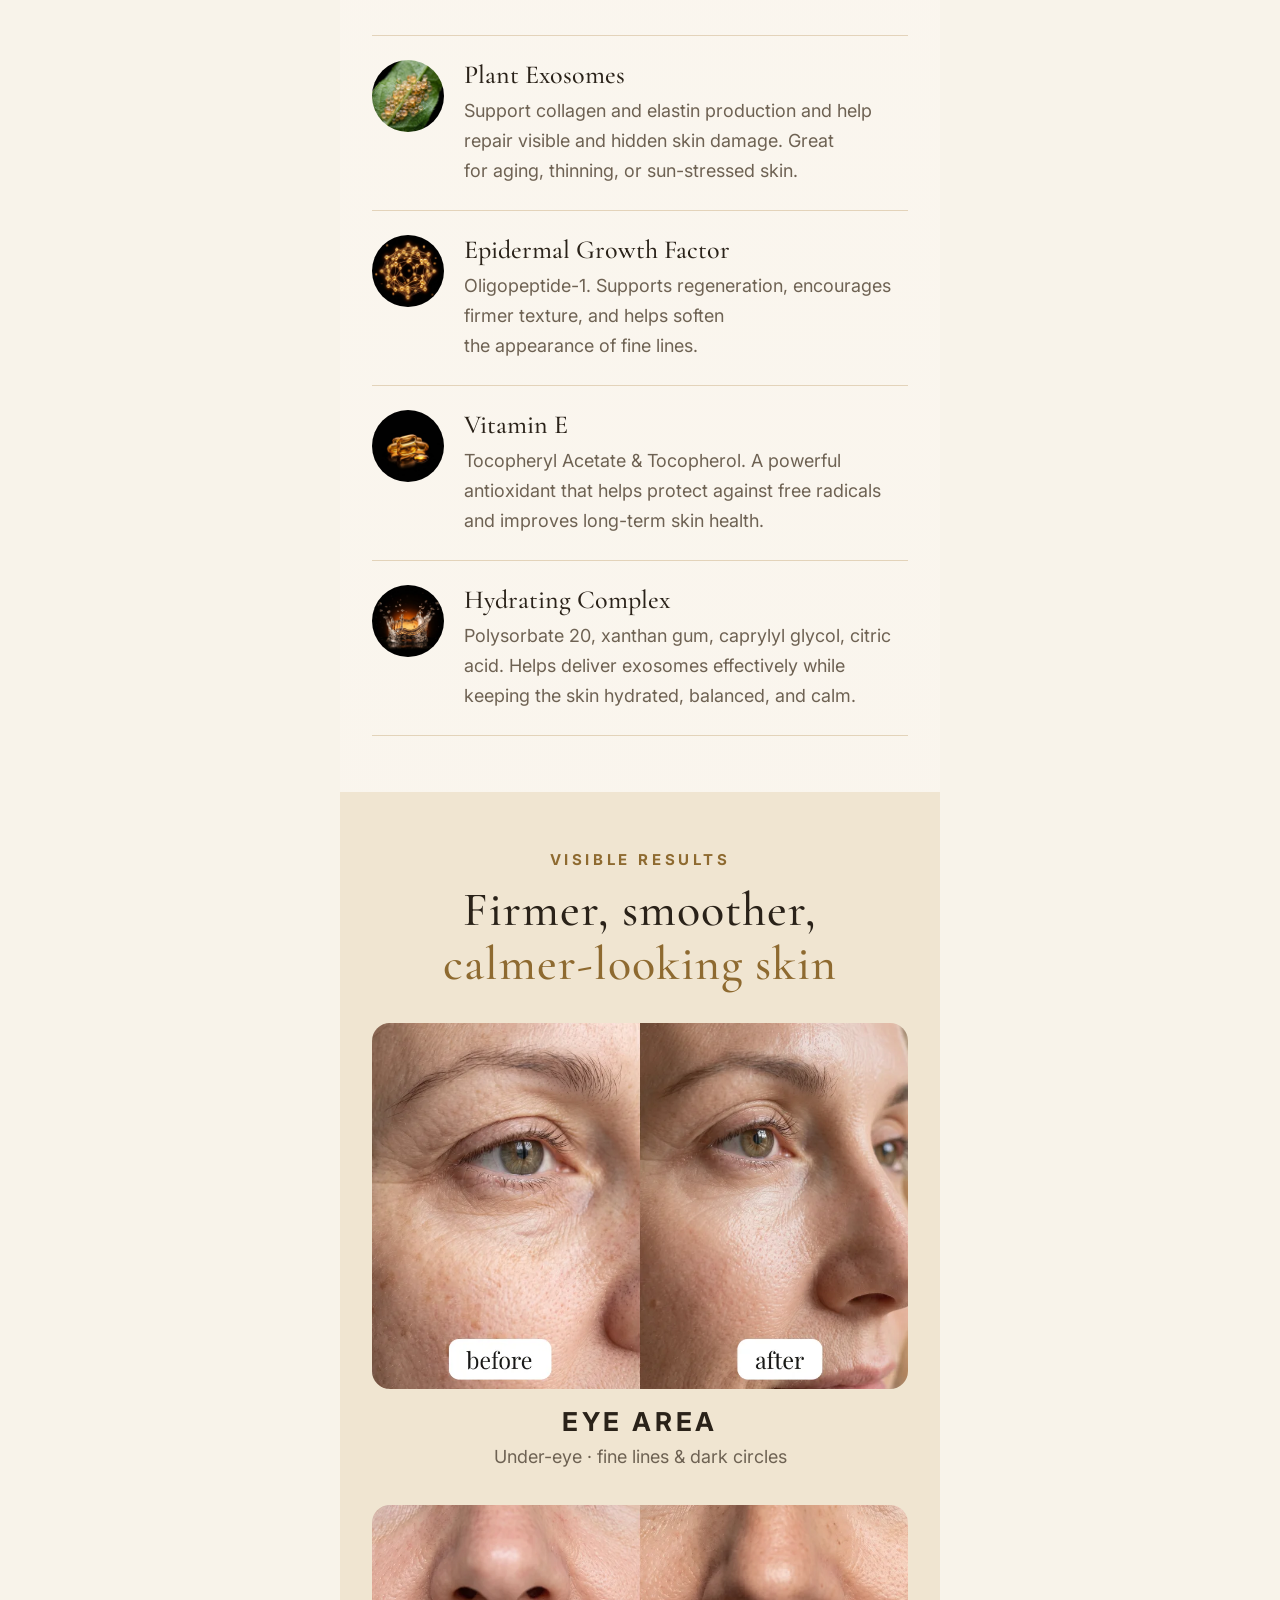
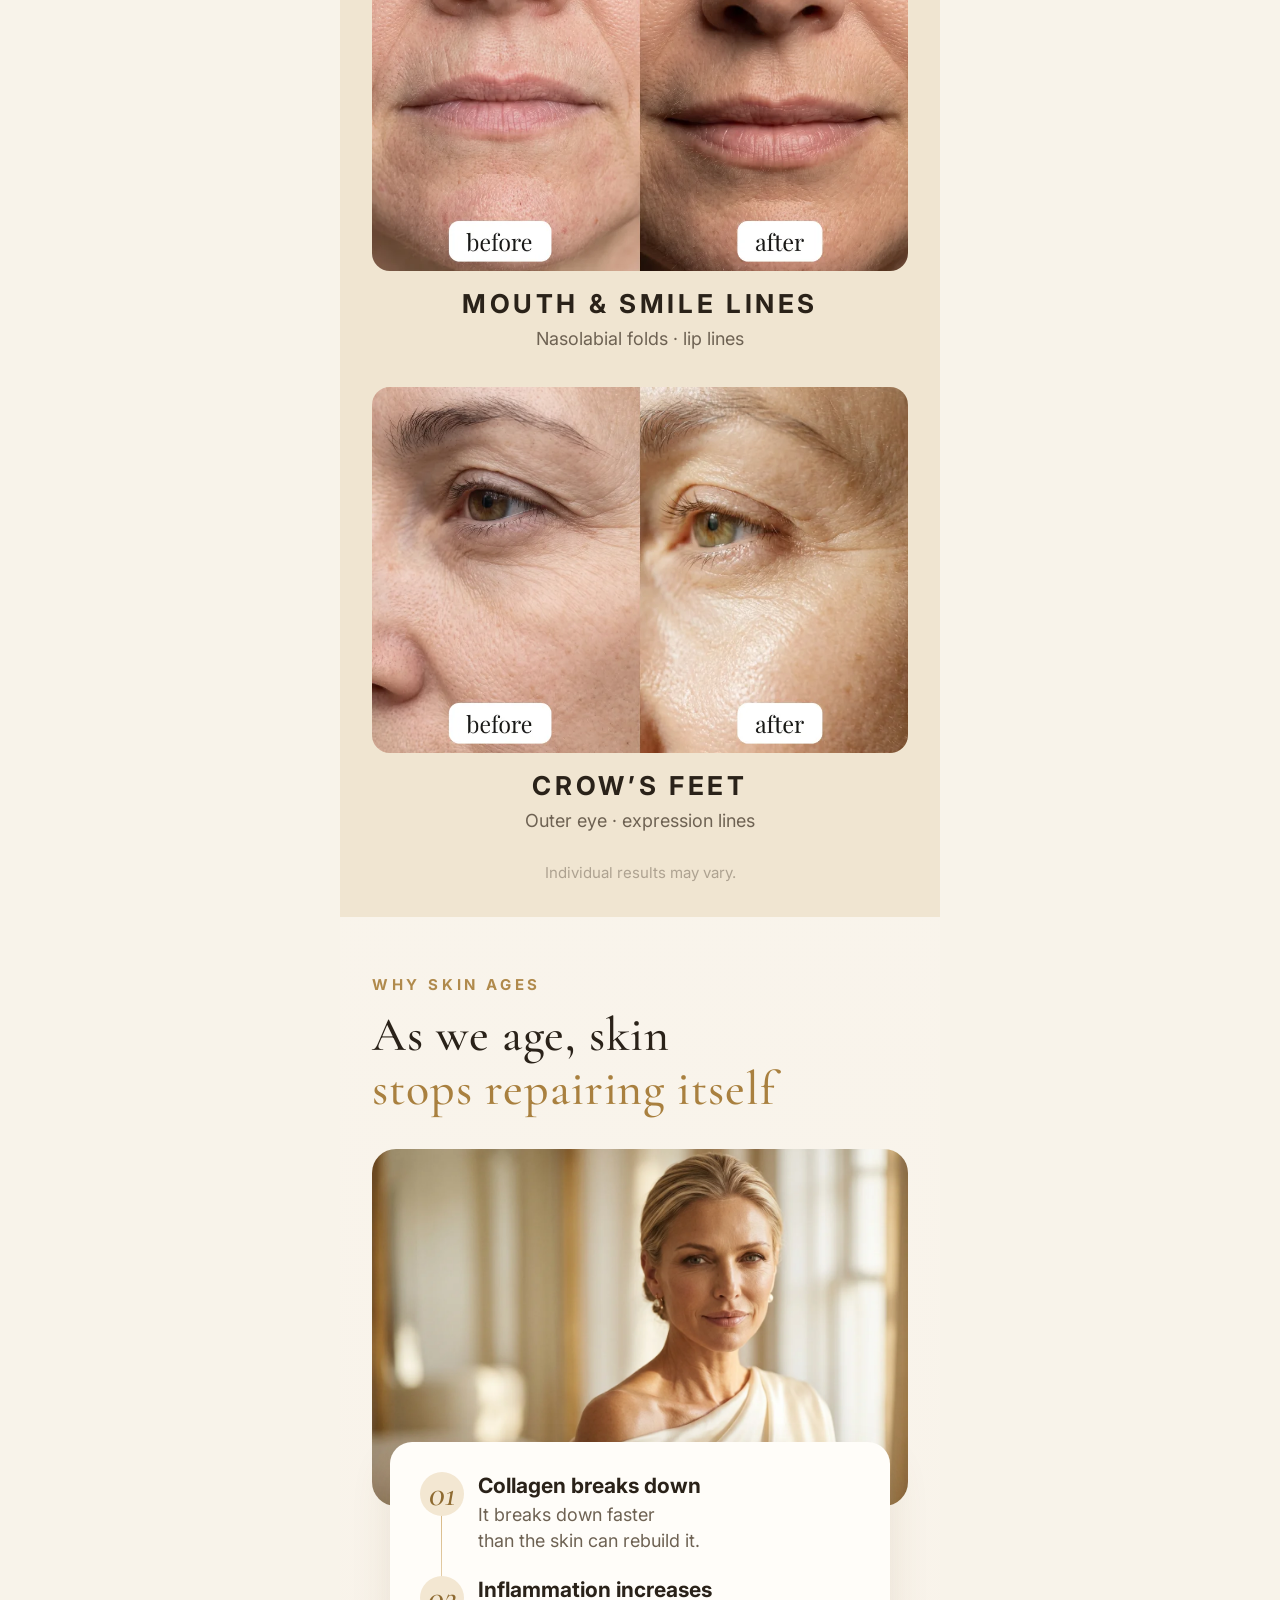
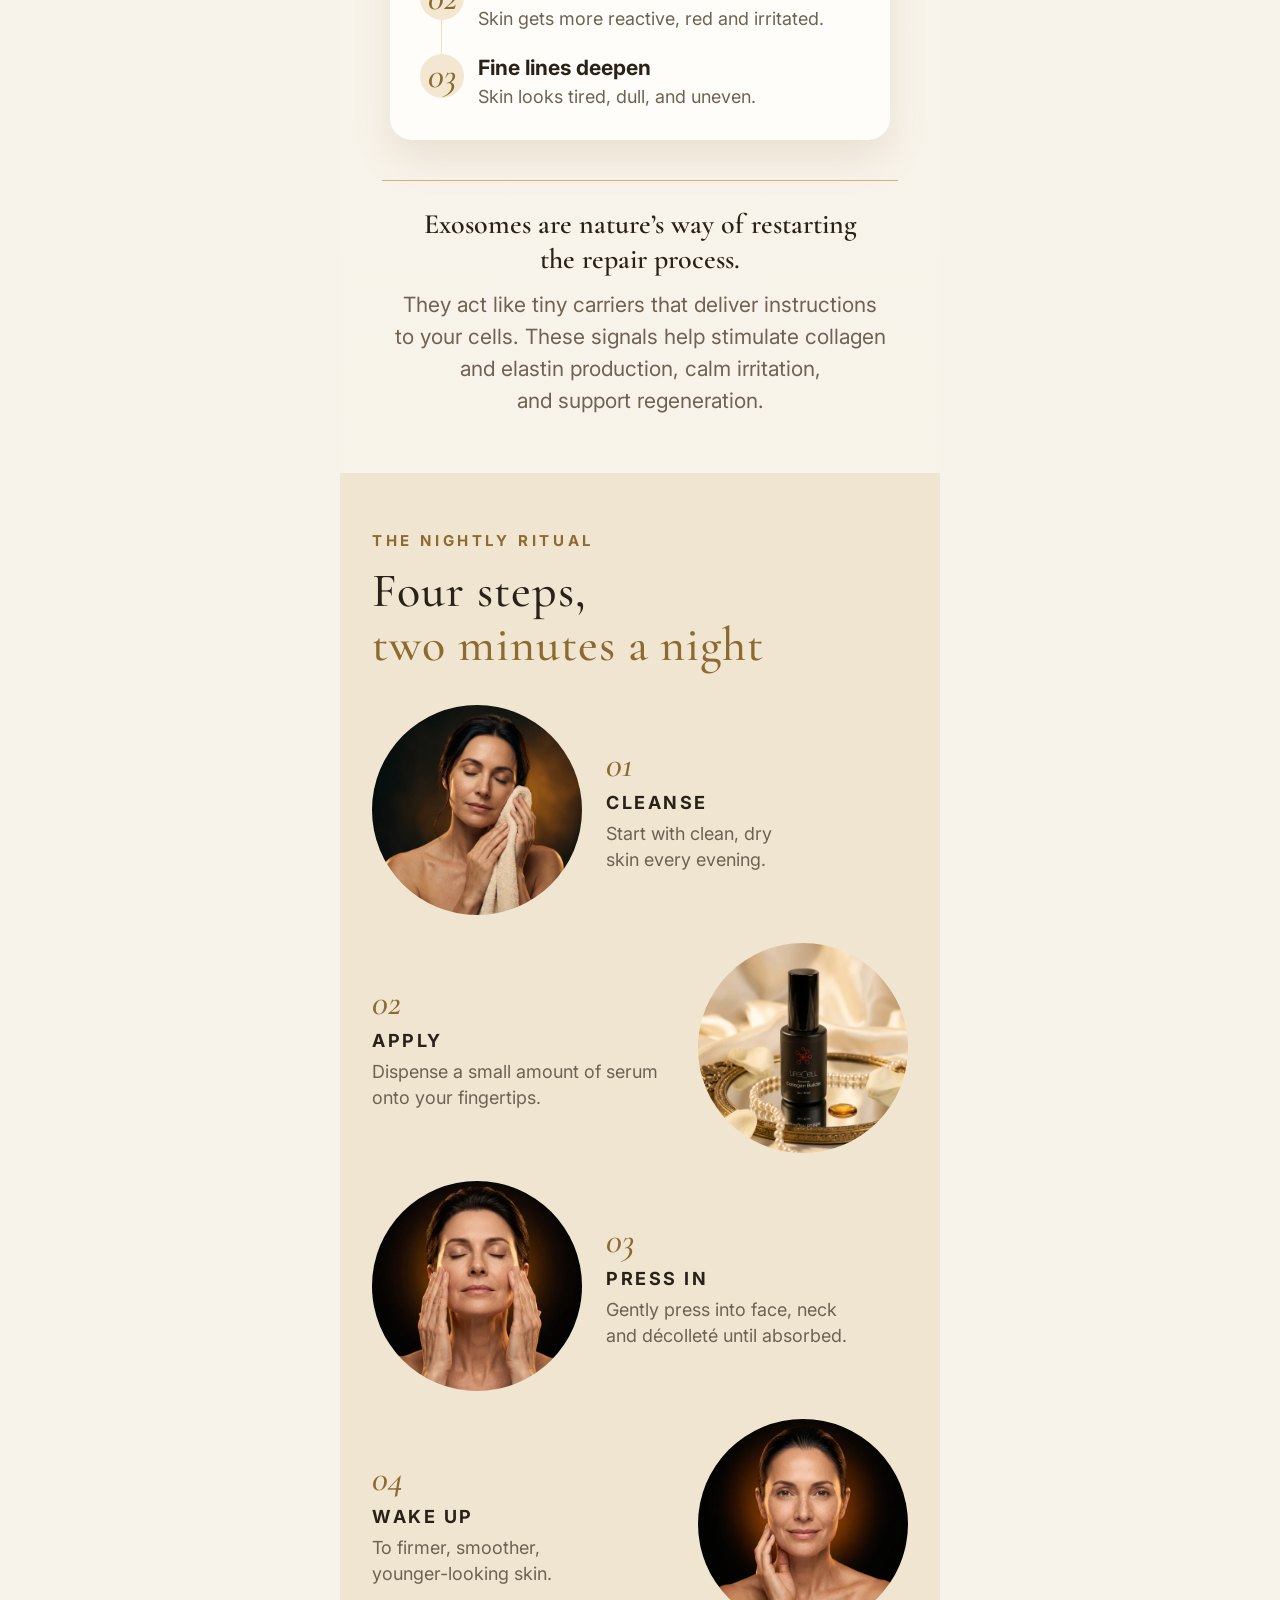
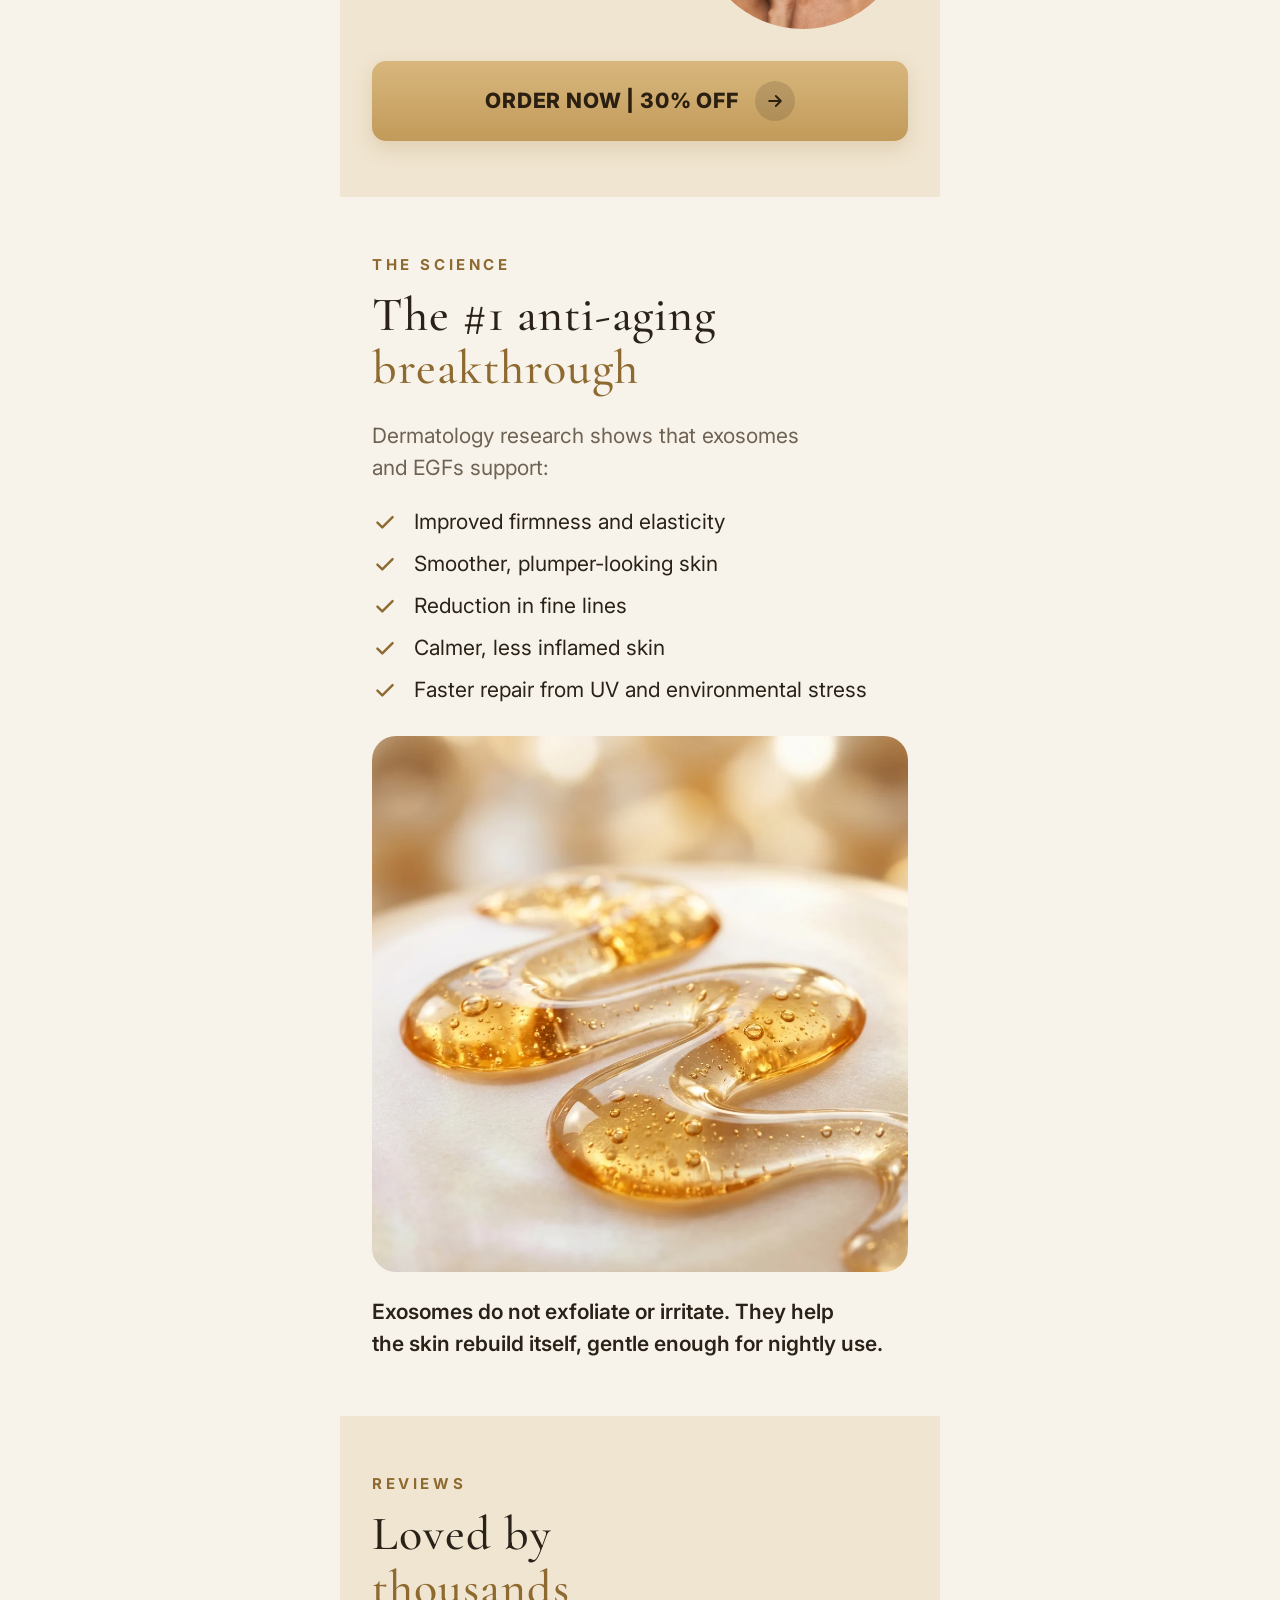
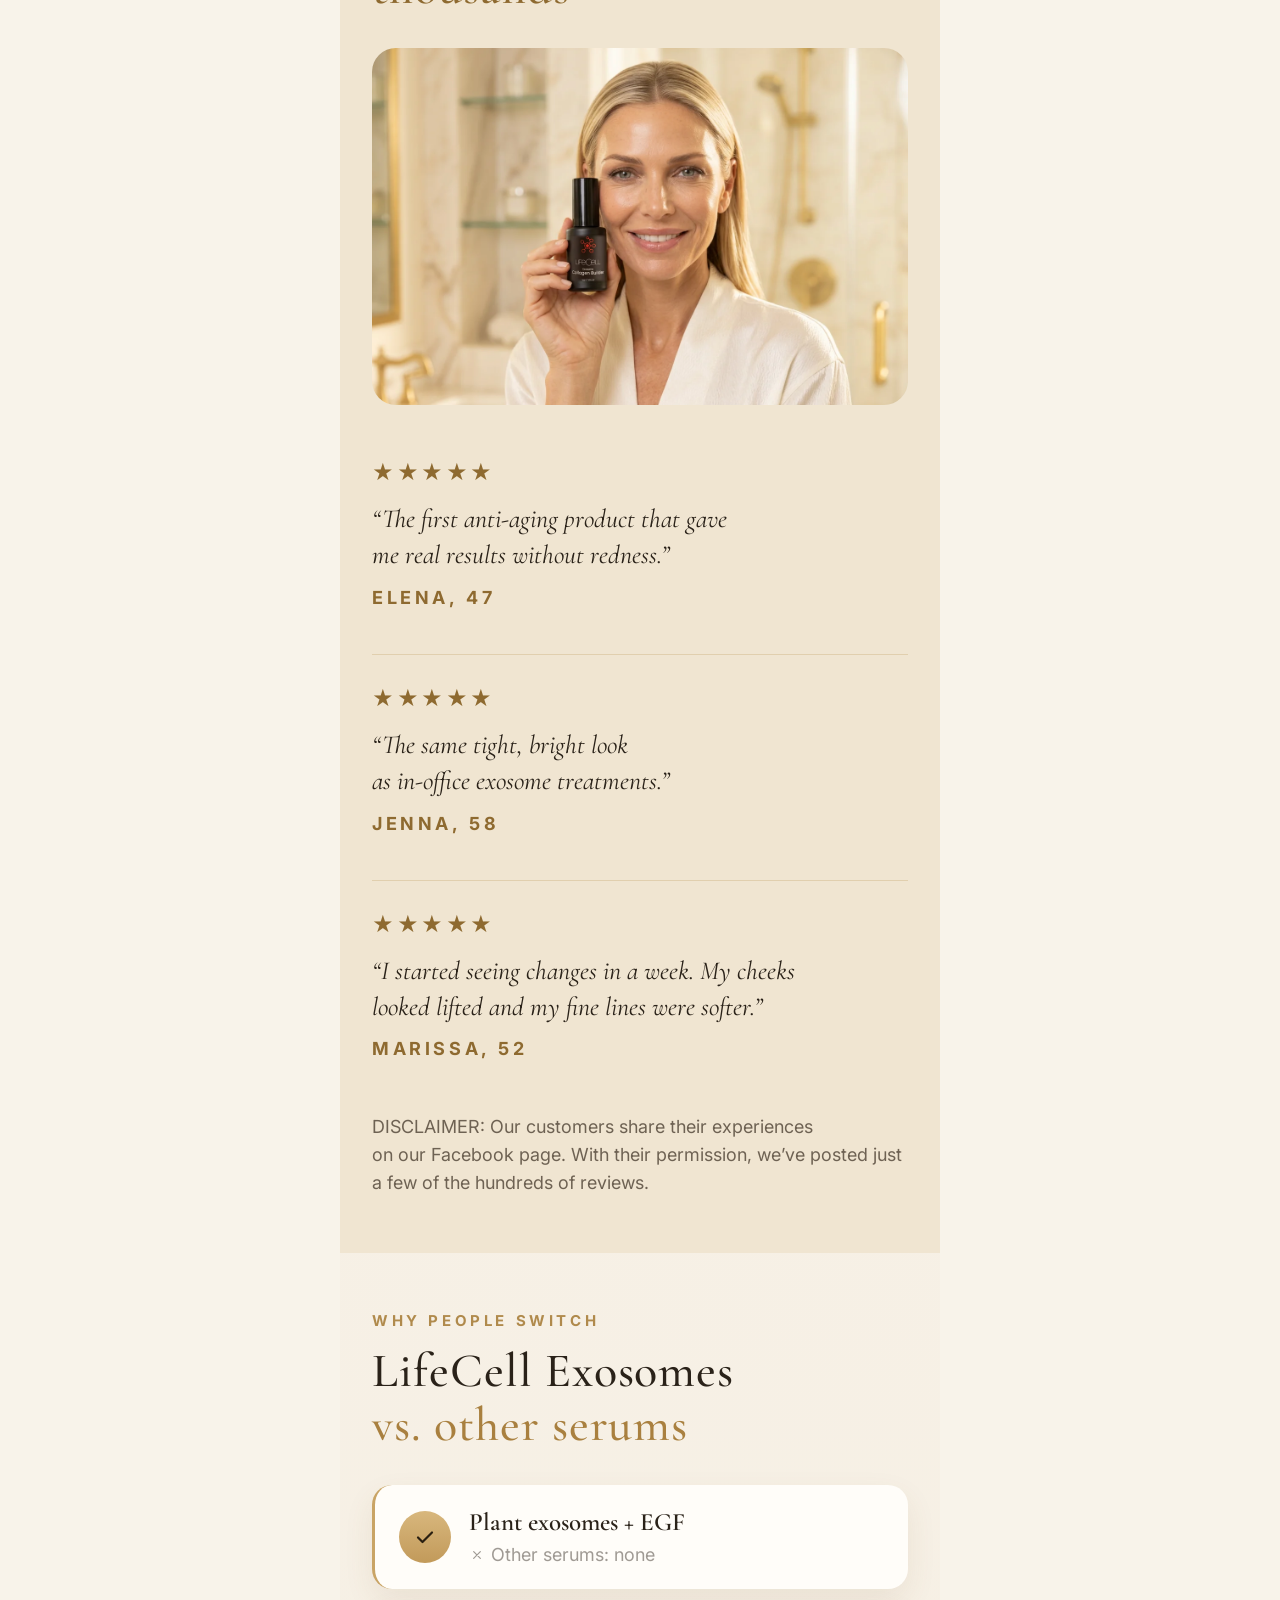
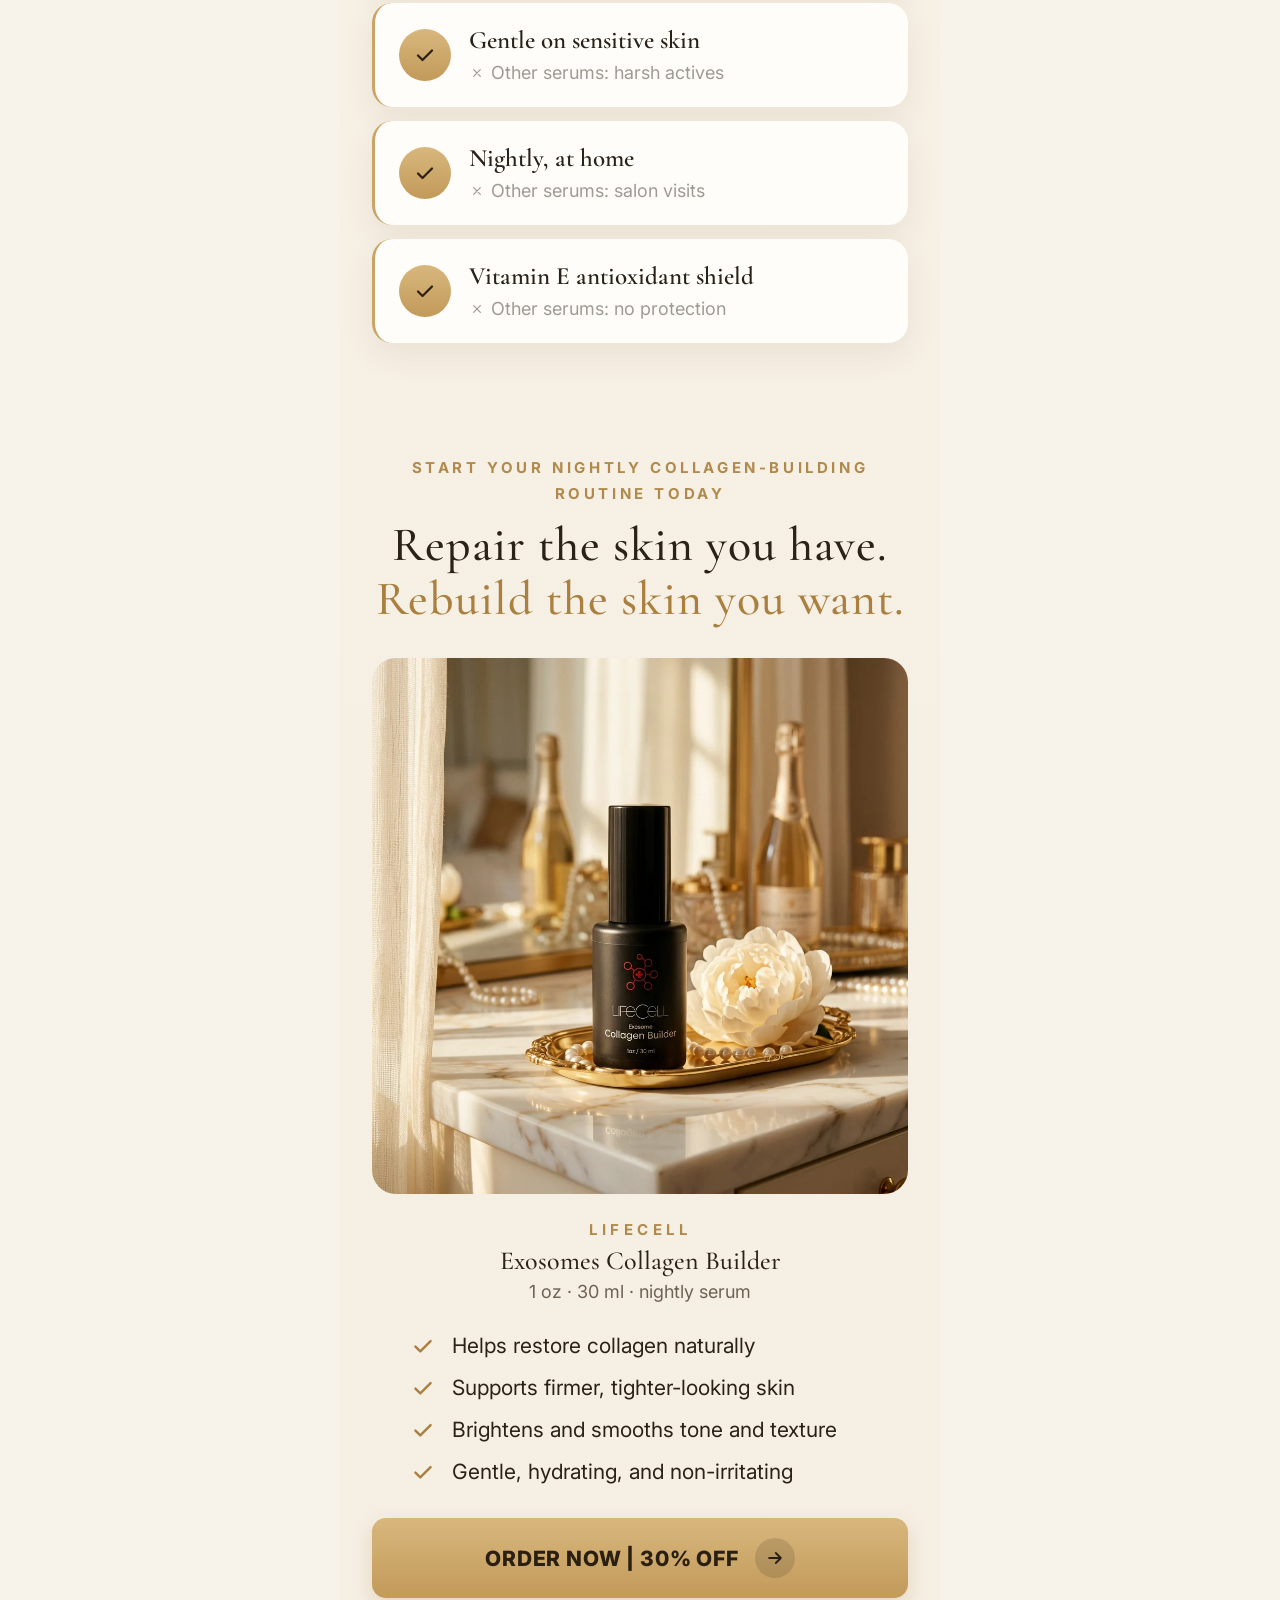
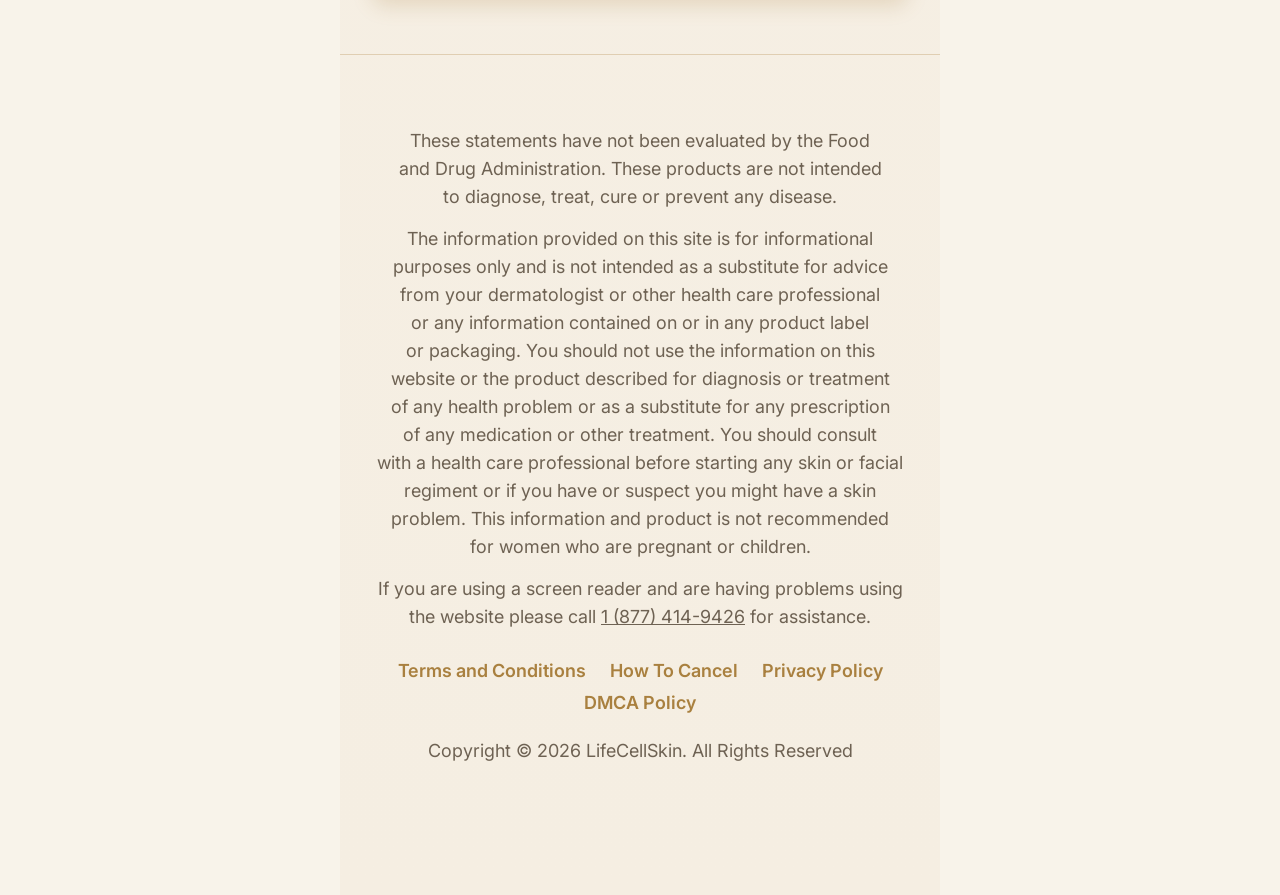
<file: exosome/b/index.html>
<!DOCTYPE html>
<html lang="en">
<head>
<meta charset="utf-8">
<meta name="viewport" content="width=600, viewport-fit=cover">
<meta name="robots" content="noindex, nofollow">
<meta name="description" content="LifeCell Exosomes Collagen Builder pairs plant-derived exosomes with clinically backed growth factors that help skin repair itself every night.">
<meta name="HandheldFriendly" content="True">
<meta name="MobileOptimized" content="600">
<title>LifeCell Exosomes Collagen Builder · B · Ivory Gold</title>
<script>(function(r){r.classList.add("lc-sticky-pending");setTimeout(function(){if(!r.classList.contains("lc-sticky-ready"))r.classList.remove("lc-sticky-pending")},4000)})(document.documentElement)</script>
<link rel="preconnect" href="https://fonts.googleapis.com"><link rel="preconnect" href="https://fonts.gstatic.com" crossorigin>
<link rel="preload" as="image" href="../assets/hero.webp" type="image/webp" fetchpriority="high">
<link rel="stylesheet" href="https://fonts.googleapis.com/css2?family=Cormorant+Garamond:ital,wght@0,500;0,600;1,500;1,600&family=Inter:wght@400;500;600;700&display=swap">
<link rel="stylesheet" href="style.css?v=202611252141">
</head>
<body>
<div class="lc-page" data-design="b">
<header class="site-header"><img class="logo" src="../assets/logo-dark.png" alt="LifeCell" width="1227" height="299"></header>
<main>

<section class="hero">
  <div class="container center hero-text">
    <p class="proof"><span class="stars" role="img" aria-label="Rated 5 out of 5">★★★★★</span><span>Loved by thousands</span></p>
    <h1>Rebuild your <em>glow overnight.</em></h1>
    <p class="sub">Plant exosomes and growth factors help your skin repair itself while you sleep.</p>
  </div>
  <div class="hero-media"><picture><source srcset="../assets/b-hero.webp?v=202611252141" type="image/webp"><img src="../assets/b-hero.jpg?v=202611252141" alt="LifeCell Exosomes Collagen Builder serum bottle" width="1100" height="1100" fetchpriority="high"></picture></div>
  <div class="container hero-bottom">
    <ul class="fact-list">
      <li><svg viewBox="0 0 24 24" fill="none" stroke="currentColor" stroke-width="2.2" stroke-linecap="round" stroke-linejoin="round" aria-hidden="true"><path d="m5 12.5 4.5 4.5L19 7.5"/></svg><span>No exfoliation</span></li>
      <li><svg viewBox="0 0 24 24" fill="none" stroke="currentColor" stroke-width="2.2" stroke-linecap="round" stroke-linejoin="round" aria-hidden="true"><path d="m5 12.5 4.5 4.5L19 7.5"/></svg><span>No retinol</span></li>
      <li><svg viewBox="0 0 24 24" fill="none" stroke="currentColor" stroke-width="2.2" stroke-linecap="round" stroke-linejoin="round" aria-hidden="true"><path d="m5 12.5 4.5 4.5L19 7.5"/></svg><span>Nightly</span></li>
    </ul>
    <div class="hero-cta"><a class="cta" href="#order"><span>Order Now | 30% Off</span><span class="arrow" aria-hidden="true"><svg viewBox="0 0 24 24" fill="none" stroke="currentColor" stroke-width="2.2" stroke-linecap="round" stroke-linejoin="round"><path d="M5 12h14M13 6l6 6-6 6"/></svg></span></a></div>
  </div>
</section>

<section class="facts">
  <div class="container center">
    <p class="intro">As we age, the skin stops communicating properly, and collagen breaks down faster than it can rebuild.</p>
    <p class="intro">LifeCell Exosomes Collagen Builder pairs plant&#8209;derived exosomes with clinically backed growth factors: tiny “cell messengers” that help skin repair itself every&nbsp;night.</p>
    <p class="script">Repair the skin you have.</p>
  </div>
</section>

<section class="ingr">
  <div class="container">
    <p class="eyebrow">The formula</p><h2 class="section-title"><span class="l1">What’s inside</span> <span class="l2">the bottle</span></h2>
    <ul class="ingr-list"><li><span class="thumb"><picture><source srcset="../assets/ing-exosomes.webp?v=202611252141" type="image/webp"><img src="../assets/ing-exosomes.jpg?v=202611252141" alt="" width="600" height="600" loading="lazy" decoding="async"></picture></span><div class="txt"><b>Plant Exosomes</b><p>Support collagen and elastin production and help repair visible and hidden skin damage. Great for aging, thinning, or sun-stressed skin.</p></div></li><li><span class="thumb"><picture><source srcset="../assets/ing-growth.webp?v=202611252141" type="image/webp"><img src="../assets/ing-growth.jpg?v=202611252141" alt="" width="600" height="600" loading="lazy" decoding="async"></picture></span><div class="txt"><b>Epidermal Growth Factor</b><p>Oligopeptide-1. Supports regeneration, encourages firmer texture, and helps soften the appearance of fine lines.</p></div></li><li><span class="thumb"><picture><source srcset="../assets/ing-vitamin.webp?v=202611252141" type="image/webp"><img src="../assets/ing-vitamin.jpg?v=202611252141" alt="" width="600" height="600" loading="lazy" decoding="async"></picture></span><div class="txt"><b>Vitamin E</b><p>Tocopheryl Acetate &amp; Tocopherol. A powerful antioxidant that helps protect against free radicals and improves long-term skin health.</p></div></li><li><span class="thumb"><picture><source srcset="../assets/ing-hydration.webp?v=202611252141" type="image/webp"><img src="../assets/ing-hydration.jpg?v=202611252141" alt="" width="600" height="600" loading="lazy" decoding="async"></picture></span><div class="txt"><b>Hydrating Complex</b><p>Polysorbate 20, xanthan gum, caprylyl glycol, citric acid. Helps deliver exosomes effectively while keeping the skin hydrated, balanced, and calm.</p></div></li></ul>
  </div>
</section>

<section class="ba alt" id="results">
  <div class="container center">
    <p class="eyebrow">Visible results</p><h2 class="section-title"><span class="l1">Firmer, smoother,</span> <span class="l2">calmer-looking skin</span></h2>
    <ul class="ba-list"><li><picture><source srcset="../assets/ba1.webp?v=202611252141" type="image/webp"><img src="../assets/ba1.jpg?v=202611252141" alt="Before and after: Eye Area" width="908" height="620" loading="lazy" decoding="async"></picture><h3>EYE AREA</h3><p>Under-eye · fine lines &amp; dark circles</p></li><li><picture><source srcset="../assets/ba2.webp?v=202611252141" type="image/webp"><img src="../assets/ba2.jpg?v=202611252141" alt="Before and after: Mouth &amp; Smile Lines" width="908" height="620" loading="lazy" decoding="async"></picture><h3>MOUTH &amp; SMILE LINES</h3><p>Nasolabial folds · lip lines</p></li><li><picture><source srcset="../assets/ba3.webp?v=202611252141" type="image/webp"><img src="../assets/ba3.jpg?v=202611252141" alt="Before and after: Crow’S Feet" width="908" height="620" loading="lazy" decoding="async"></picture><h3>CROW’S FEET</h3><p>Outer eye · expression lines</p></li></ul>
    <p class="tiny">Individual results may vary.</p>
  </div>
</section>

<section class="why">
  <div class="container">
    <p class="eyebrow">Why skin ages</p><h2 class="section-title"><span class="l1">As we age, skin</span> <span class="l2">stops repairing itself</span></h2>
    <picture><source srcset="../assets/b-why.webp?v=202611252141" type="image/webp"><img src="../assets/b-why.jpg?v=202611252141" alt="Close-up of a woman’s skin" width="1100" height="1100" class="why-img" loading="lazy" decoding="async"></picture>
    <ol class="why-list">
      <li><span class="n">01</span><div><h3>Collagen breaks down</h3><p>It breaks down faster than the skin can rebuild it.</p></div></li>
      <li><span class="n">02</span><div><h3>Inflammation increases</h3><p>Skin gets more reactive, red and irritated.</p></div></li>
      <li><span class="n">03</span><div><h3>Fine lines deepen</h3><p>Skin looks tired, dull, and uneven.</p></div></li>
    </ol>
    <div class="answer"><p><b>Exosomes are nature’s way of restarting the repair process.</b> They act like tiny carriers that deliver instructions to your cells. These signals help stimulate collagen and elastin production, calm irritation, and support regeneration.</p></div>
  </div>
</section>

<section class="how alt">
  <div class="container">
    <p class="eyebrow">The nightly ritual</p><h2 class="section-title"><span class="l1">Four steps,</span> <span class="l2">two minutes a night</span></h2>
    <ol class="steps"><li><picture><source srcset="../assets/step1.webp?v=202611252141" type="image/webp"><img src="../assets/step1.jpg?v=202611252141" alt="" width="1100" height="1100" loading="lazy" decoding="async"></picture><div class="st-txt"><span class="num">01</span><h3>Cleanse</h3><p>Start with clean, dry skin every evening.</p></div></li><li><picture><source srcset="../assets/b-step2.webp?v=202611252141" type="image/webp"><img src="../assets/b-step2.jpg?v=202611252141" alt="" width="1100" height="1100" loading="lazy" decoding="async"></picture><div class="st-txt"><span class="num">02</span><h3>Apply</h3><p>Dispense a small amount of serum onto your fingertips.</p></div></li><li><picture><source srcset="../assets/step3.webp?v=202611252141" type="image/webp"><img src="../assets/step3.jpg?v=202611252141" alt="" width="1100" height="1100" loading="lazy" decoding="async"></picture><div class="st-txt"><span class="num">03</span><h3>Press in</h3><p>Gently press into face, neck and décolleté until absorbed.</p></div></li><li><picture><source srcset="../assets/step4.webp?v=202611252141" type="image/webp"><img src="../assets/step4.jpg?v=202611252141" alt="" width="1100" height="1100" loading="lazy" decoding="async"></picture><div class="st-txt"><span class="num">04</span><h3>Wake up</h3><p>To firmer, smoother, younger-looking skin.</p></div></li></ol>
    <a class="cta" href="#order"><span>Order Now | 30% Off</span><span class="arrow" aria-hidden="true"><svg viewBox="0 0 24 24" fill="none" stroke="currentColor" stroke-width="2.2" stroke-linecap="round" stroke-linejoin="round"><path d="M5 12h14M13 6l6 6-6 6"/></svg></span></a>
  </div>
</section>

<section class="science alt">
  <div class="container">
    <p class="eyebrow">The science</p><h2 class="section-title"><span class="l1">The #1 anti-aging</span> <span class="l2">breakthrough</span></h2>
    <p class="lead">Dermatology research shows that exosomes and EGFs support:</p>
    <ul class="checks">
      <li><svg viewBox="0 0 24 24" fill="none" stroke="currentColor" stroke-width="2.2" stroke-linecap="round" stroke-linejoin="round" aria-hidden="true"><path d="m5 12.5 4.5 4.5L19 7.5"/></svg><span>Improved firmness and elasticity</span></li>
      <li><svg viewBox="0 0 24 24" fill="none" stroke="currentColor" stroke-width="2.2" stroke-linecap="round" stroke-linejoin="round" aria-hidden="true"><path d="m5 12.5 4.5 4.5L19 7.5"/></svg><span>Smoother, plumper-looking skin</span></li>
      <li><svg viewBox="0 0 24 24" fill="none" stroke="currentColor" stroke-width="2.2" stroke-linecap="round" stroke-linejoin="round" aria-hidden="true"><path d="m5 12.5 4.5 4.5L19 7.5"/></svg><span>Reduction in fine lines</span></li>
      <li><svg viewBox="0 0 24 24" fill="none" stroke="currentColor" stroke-width="2.2" stroke-linecap="round" stroke-linejoin="round" aria-hidden="true"><path d="m5 12.5 4.5 4.5L19 7.5"/></svg><span>Calmer, less inflamed skin</span></li>
      <li><svg viewBox="0 0 24 24" fill="none" stroke="currentColor" stroke-width="2.2" stroke-linecap="round" stroke-linejoin="round" aria-hidden="true"><path d="m5 12.5 4.5 4.5L19 7.5"/></svg><span>Faster repair from UV and environmental stress</span></li>
    </ul>
    <picture><source srcset="../assets/b-science.webp?v=202611252141" type="image/webp"><img src="../assets/b-science.jpg?v=202611252141" alt="Close-up of eyes and smooth skin" width="936" height="492" class="sci-img" loading="lazy" decoding="async"></picture>
    <p class="note">Exosomes do not exfoliate or irritate. They help the skin rebuild itself, gentle enough for nightly use.</p>
  </div>
</section>

<section class="reviews alt">
  <div class="container">
    <p class="eyebrow">Reviews</p><h2 class="section-title"><span class="l1">Loved by</span> <span class="l2">thousands</span></h2>
    <picture><source srcset="../assets/b-review.webp?v=202611252141" type="image/webp"><img src="../assets/b-review.jpg?v=202611252141" alt="Woman with LifeCell Exosomes serum" width="1100" height="1100" class="rv-img" loading="lazy" decoding="async"></picture>
    <ul class="rv-list"><li><span class="stars" role="img" aria-label="Rated 5 out of 5">★★★★★</span><blockquote><p>“The first anti-aging product that gave me real results without redness.”</p></blockquote><p class="who">Elena, 47</p></li><li><span class="stars" role="img" aria-label="Rated 5 out of 5">★★★★★</span><blockquote><p>“The same tight, bright look as in-office exosome treatments.”</p></blockquote><p class="who">Jenna, 58</p></li><li><span class="stars" role="img" aria-label="Rated 5 out of 5">★★★★★</span><blockquote><p>“I started seeing changes in a week. My cheeks looked lifted and my fine lines were softer.”</p></blockquote><p class="who">Marissa, 52</p></li></ul>
    <p class="disclaimer">DISCLAIMER: Our customers share their experiences on our Facebook page. With their permission, we’ve posted just a few of the hundreds of reviews.</p>
  </div>
</section>

<section class="vs-section">
  <div class="container">
    <p class="eyebrow">Why people switch</p><h2 class="section-title"><span class="l1">LifeCell Exosomes</span> <span class="l2">vs. other serums</span></h2>
    
    <ul class="vs-rows"><li><span class="vs-ok"><svg viewBox="0 0 24 24" fill="none" stroke="currentColor" stroke-width="2.2" stroke-linecap="round" stroke-linejoin="round" aria-hidden="true"><path d="m5 12.5 4.5 4.5L19 7.5"/></svg></span><div><p class="vs-t">Plant exosomes + EGF</p><p class="vs-o"><svg viewBox="0 0 24 24" fill="none" stroke="currentColor" stroke-width="1.8" stroke-linecap="round" aria-hidden="true"><path d="M7 7l10 10M17 7 7 17"/></svg><span>Other serums: none</span></p></div></li><li><span class="vs-ok"><svg viewBox="0 0 24 24" fill="none" stroke="currentColor" stroke-width="2.2" stroke-linecap="round" stroke-linejoin="round" aria-hidden="true"><path d="m5 12.5 4.5 4.5L19 7.5"/></svg></span><div><p class="vs-t">Gentle on sensitive skin</p><p class="vs-o"><svg viewBox="0 0 24 24" fill="none" stroke="currentColor" stroke-width="1.8" stroke-linecap="round" aria-hidden="true"><path d="M7 7l10 10M17 7 7 17"/></svg><span>Other serums: harsh actives</span></p></div></li><li><span class="vs-ok"><svg viewBox="0 0 24 24" fill="none" stroke="currentColor" stroke-width="2.2" stroke-linecap="round" stroke-linejoin="round" aria-hidden="true"><path d="m5 12.5 4.5 4.5L19 7.5"/></svg></span><div><p class="vs-t">Nightly, at home</p><p class="vs-o"><svg viewBox="0 0 24 24" fill="none" stroke="currentColor" stroke-width="1.8" stroke-linecap="round" aria-hidden="true"><path d="M7 7l10 10M17 7 7 17"/></svg><span>Other serums: salon visits</span></p></div></li><li><span class="vs-ok"><svg viewBox="0 0 24 24" fill="none" stroke="currentColor" stroke-width="2.2" stroke-linecap="round" stroke-linejoin="round" aria-hidden="true"><path d="m5 12.5 4.5 4.5L19 7.5"/></svg></span><div><p class="vs-t">Vitamin E antioxidant shield</p><p class="vs-o"><svg viewBox="0 0 24 24" fill="none" stroke="currentColor" stroke-width="1.8" stroke-linecap="round" aria-hidden="true"><path d="M7 7l10 10M17 7 7 17"/></svg><span>Other serums: no protection</span></p></div></li></ul>
  </div>
</section>

<section class="offer" id="order">
  <div class="container center">
    <p class="eyebrow">Start your nightly collagen-building routine today</p><h2 class="section-title"><span class="l1">Repair the skin you have.</span> <span class="l2">Rebuild the skin you want.</span></h2>
    <picture><source srcset="../assets/b-offer.webp?v=202611252141" type="image/webp"><img src="../assets/b-offer.jpg?v=202611252141" alt="LifeCell Exosomes Collagen Builder" width="1100" height="1100" class="offer-img" decoding="async" loading="eager"></picture>
    <div class="pname"><p class="brand">LIFECELL</p><p class="prod">Exosomes Collagen Builder</p><p class="size">1 oz · 30 ml · nightly serum</p></div>
    <ul class="checks left">
      <li><svg viewBox="0 0 24 24" fill="none" stroke="currentColor" stroke-width="2.2" stroke-linecap="round" stroke-linejoin="round" aria-hidden="true"><path d="m5 12.5 4.5 4.5L19 7.5"/></svg><span>Helps restore collagen naturally</span></li>
      <li><svg viewBox="0 0 24 24" fill="none" stroke="currentColor" stroke-width="2.2" stroke-linecap="round" stroke-linejoin="round" aria-hidden="true"><path d="m5 12.5 4.5 4.5L19 7.5"/></svg><span>Supports firmer, tighter-looking skin</span></li>
      <li><svg viewBox="0 0 24 24" fill="none" stroke="currentColor" stroke-width="2.2" stroke-linecap="round" stroke-linejoin="round" aria-hidden="true"><path d="m5 12.5 4.5 4.5L19 7.5"/></svg><span>Brightens and smooths tone and texture</span></li>
      <li><svg viewBox="0 0 24 24" fill="none" stroke="currentColor" stroke-width="2.2" stroke-linecap="round" stroke-linejoin="round" aria-hidden="true"><path d="m5 12.5 4.5 4.5L19 7.5"/></svg><span>Gentle, hydrating, and non-irritating</span></li>
    </ul>
    <a class="cta" href="#order"><span>Order Now | 30% Off</span><span class="arrow" aria-hidden="true"><svg viewBox="0 0 24 24" fill="none" stroke="currentColor" stroke-width="2.2" stroke-linecap="round" stroke-linejoin="round"><path d="M5 12h14M13 6l6 6-6 6"/></svg></span></a>
  </div>
</section>
</main>

<footer class="footer">
  <div class="disclaimer">
    <p>These statements have not been evaluated by the Food and Drug Administration. These products are not intended to diagnose, treat, cure or prevent any disease.</p>
    <p>The information provided on this site is for informational purposes only and is not intended as a substitute for advice from your dermatologist or other health care professional or any information contained on or in any product label or packaging. You should not use the information on this website or the product described for diagnosis or treatment of any health problem or as a substitute for any prescription of any medication or other treatment. You should consult with a health care professional before starting any skin or facial regiment or if you have or suspect you might have a skin problem. This information and product is not recommended for women who are pregnant or children.</p>
    <p>If you are using a screen reader and are having problems using the website please call <a href="tel:18774149426">1 (877) 414-9426</a> for assistance.</p>
  </div>
  <nav class="footer-links" aria-label="Legal"><a href="https://www.lifecellskin.com/legal/terms_and_conditions_en.php" target="_blank" rel="noopener">Terms and Conditions</a><a href="https://www.lifecellskin.com/cancel/" target="_blank" rel="noopener">How To Cancel</a><a href="https://www.lifecellskin.com/legal/privacy-policy-en.php" target="_blank" rel="noopener">Privacy Policy</a><a href="https://www.lifecellskin.com/ExclusiveOffer3/DMCA_policy.html" target="_blank" rel="noopener">DMCA Policy</a></nav>
  <p class="copyright">Copyright © 2026 LifeCellSkin. All Rights Reserved</p>
</footer>

<aside class="cta-footer" aria-label="Order">
  <img src="../assets/bottle-thumb.jpg" alt="" width="160" height="314">
  <a class="cta" href="#order"><span>Order Now | 30% Off</span><span class="arrow" aria-hidden="true"><svg viewBox="0 0 24 24" fill="none" stroke="currentColor" stroke-width="2.2" stroke-linecap="round" stroke-linejoin="round"><path d="M5 12h14M13 6l6 6-6 6"/></svg></span></a>
</aside>
</div>
<script>
/* glue short words to the next word, so no line ends on "the / of / to / a / and" */
(function () {
  var SHORT = /^[(“"]?(a|an|the|and|or|of|to|in|on|for|with|by|at|as|is|are|be|from|that|your|our|its|my|no|not|nor|but|so|if|than|via|per|—|–|&|\+)$/i, NB = String.fromCharCode(160);
  document.querySelectorAll('h1,h2,h3,p,li,th,td,blockquote,figcaption,cite,small,b,span').forEach(function (el) {
    var w = document.createTreeWalker(el, NodeFilter.SHOW_TEXT, null), n, list = [];
    while ((n = w.nextNode())) list.push(n);
    list.forEach(function (t) {
      var parts = t.nodeValue.split(/( +)/), out = '';
      for (var i = 0; i < parts.length; i++) {
        if (/^ +$/.test(parts[i])) {
          var prev = parts[i - 1] || '', lastWord = prev.split(NB).pop();
          out += (i > 0 && SHORT.test(lastWord) && i < parts.length - 1) ? NB : parts[i];
        } else out += parts[i];
      }
      t.nodeValue = out;
    });
  });
})();
/* never break a hyphenated word at its hyphen ("younger-looking" moves down whole) */
(function () {
  document.querySelectorAll('h1,h2,h3,p,li,th,td,blockquote,figcaption,cite,small,b,span').forEach(function (el) {
    var w = document.createTreeWalker(el, NodeFilter.SHOW_TEXT, null), n, list = [];
    while ((n = w.nextNode())) if (/[A-Za-z0-9]-[A-Za-z0-9]/.test(n.nodeValue) && !n.parentNode.classList.contains('nobr')) list.push(n);
    list.forEach(function (t) {
      var frag = document.createDocumentFragment(), re = /[^ \n\t]*[A-Za-z0-9]-[A-Za-z0-9][^ \n\t]*/g, s = t.nodeValue, last = 0, m;
      while ((m = re.exec(s))) {
        frag.appendChild(document.createTextNode(s.slice(last, m.index)));
        var sp = document.createElement('span'); sp.className = 'nobr'; sp.style.whiteSpace = 'nowrap'; sp.textContent = m[0];
        frag.appendChild(sp); last = m.index + m[0].length;
      }
      frag.appendChild(document.createTextNode(s.slice(last)));
      t.parentNode.replaceChild(frag, t);
    });
  });
})();
/* keep the last two words of every text together: no single word alone on the last line */
(function () {
  document.querySelectorAll('h1,h2,h3,p,li,th,td,blockquote,figcaption,b,.l1,.l2,.who').forEach(function (el) {
    var w = document.createTreeWalker(el, NodeFilter.SHOW_TEXT, null), n, last = null;
    while ((n = w.nextNode())) if (/\S/.test(n.nodeValue)) last = n;
    if (!last) return;
    var t = last.nodeValue.replace(/\s+$/, ''), i = t.lastIndexOf(' ');
    if (i > 0 && t.length - i < 22) last.nodeValue = t.slice(0, i) + String.fromCharCode(160) + t.slice(i + 1) + last.nodeValue.slice(t.length);
  });
})();
(function () {
  var root = document.documentElement, bar = document.querySelector('.cta-footer'),
      hero = document.querySelector('.hero-cta .cta'), last = document.querySelector('#order .cta');
  if (!bar || !hero) { root.classList.remove('lc-sticky-pending'); return; }
  root.classList.add('lc-sticky-ready'); root.classList.remove('lc-sticky-pending');
  var ticking = false;
  function set() {
    ticking = false;
    var vh = window.innerHeight, heroGone = hero.getBoundingClientRect().bottom < 0,
        lastIn = last && last.getBoundingClientRect().top < vh * 0.85,
        on = heroGone && !lastIn;
    bar.classList.toggle('is-on', on);
    if (on) bar.removeAttribute('inert'); else bar.setAttribute('inert', '');
  }
  function req() { set(); }
  window.addEventListener('scroll', req, { passive: true });
  window.addEventListener('resize', req);
  set();
})();
</script>
</body>
</html>
</file>
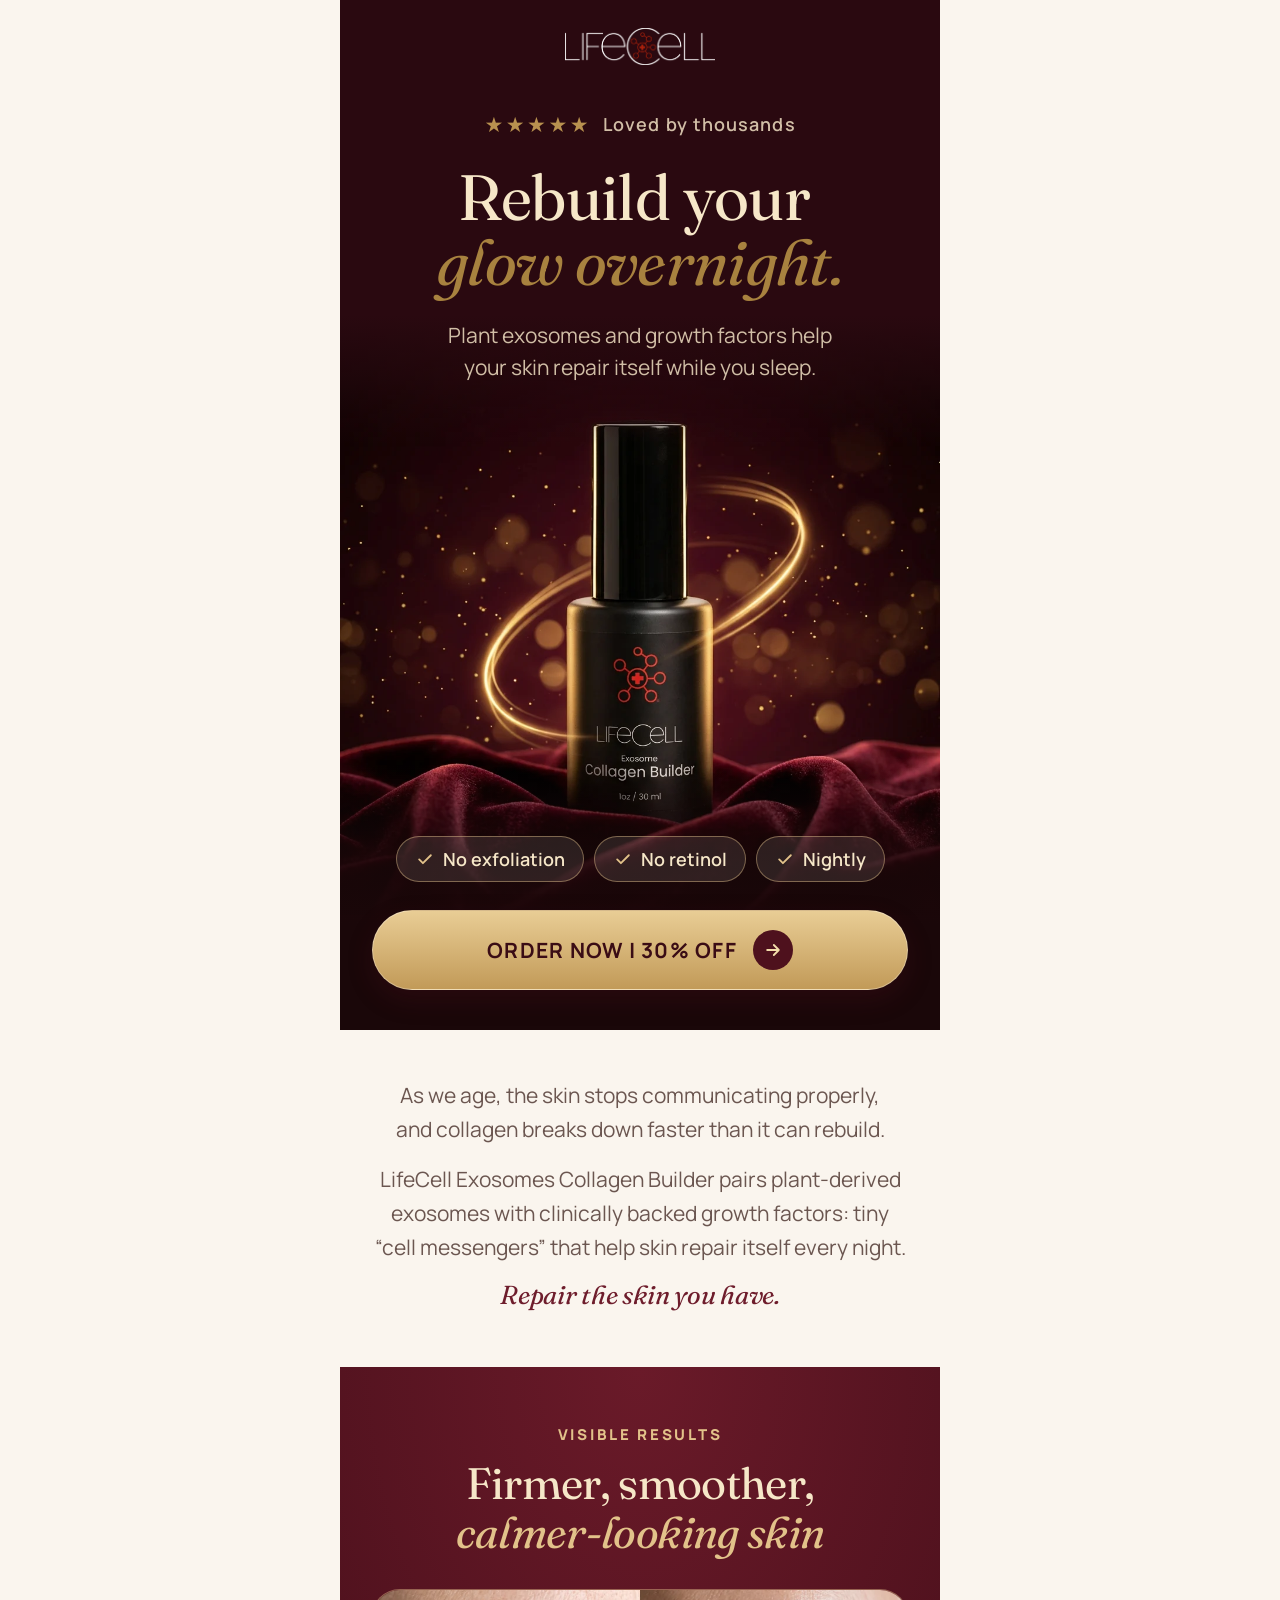
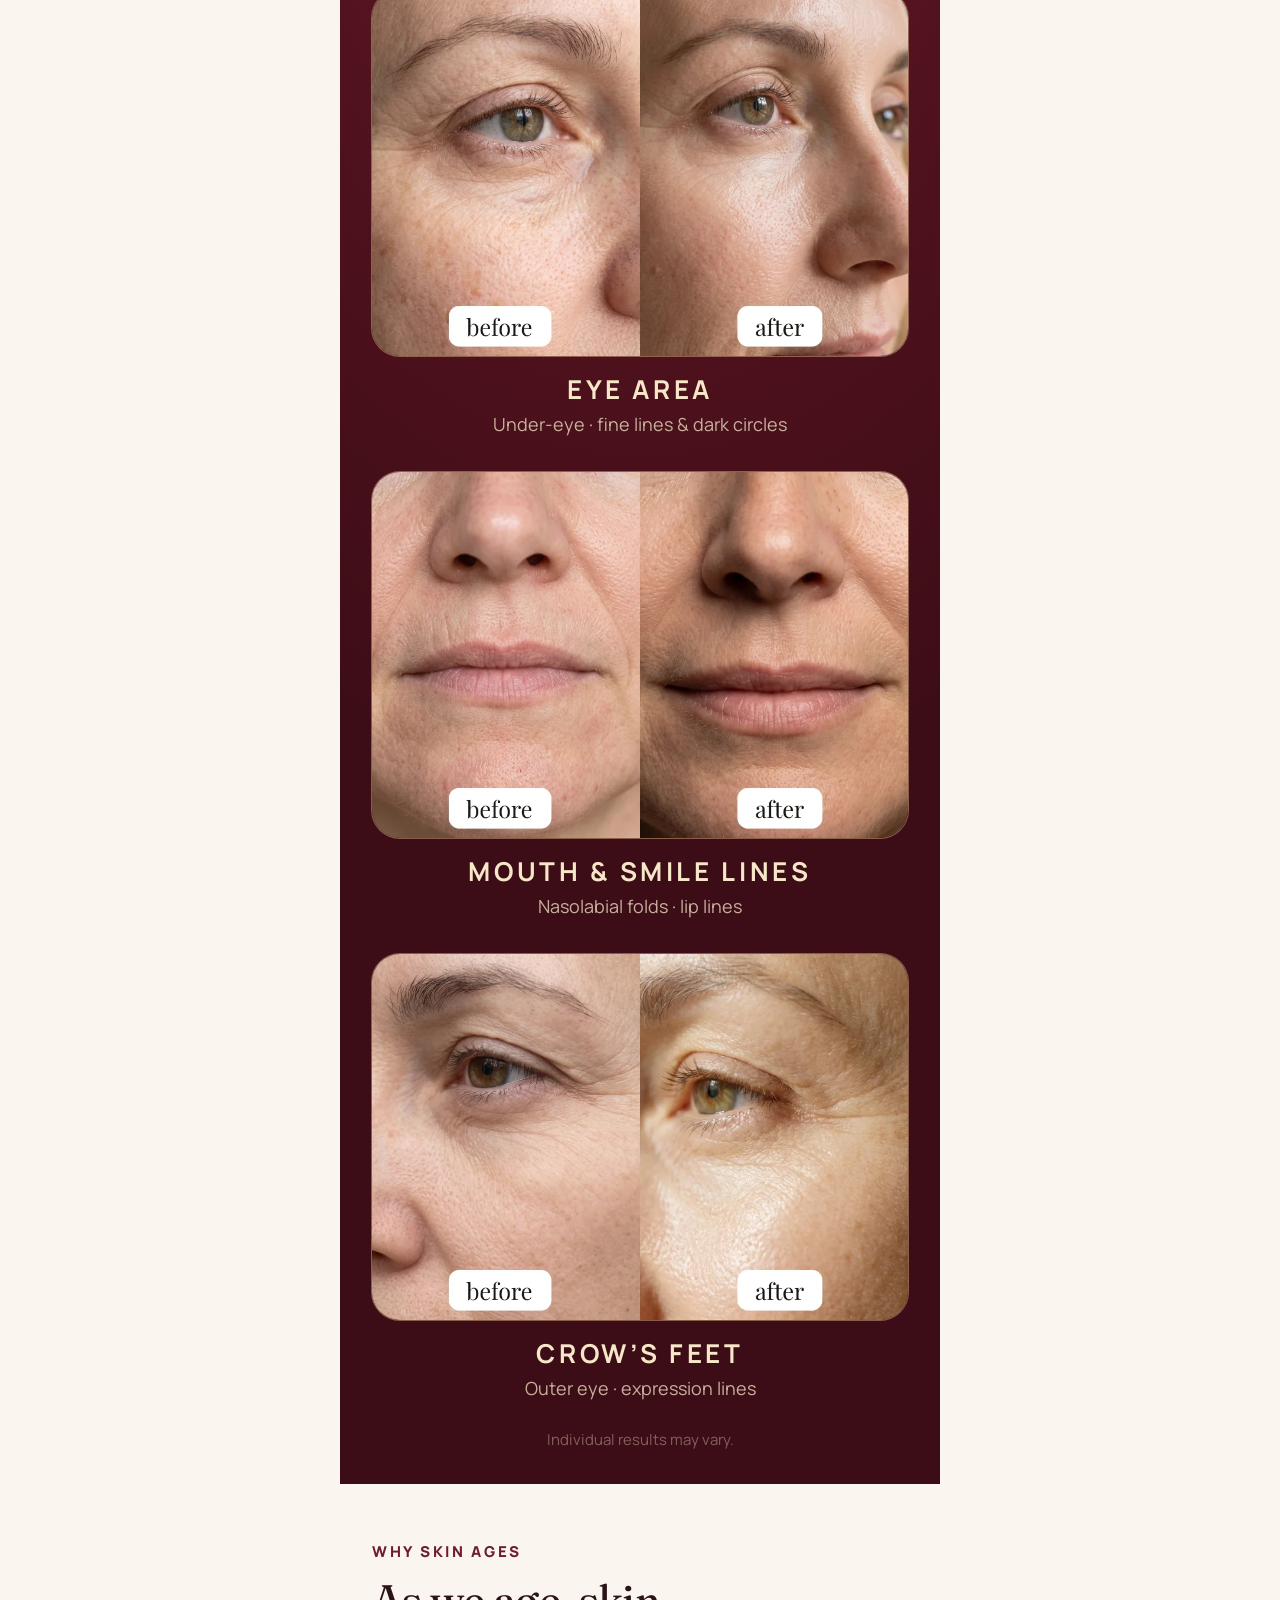
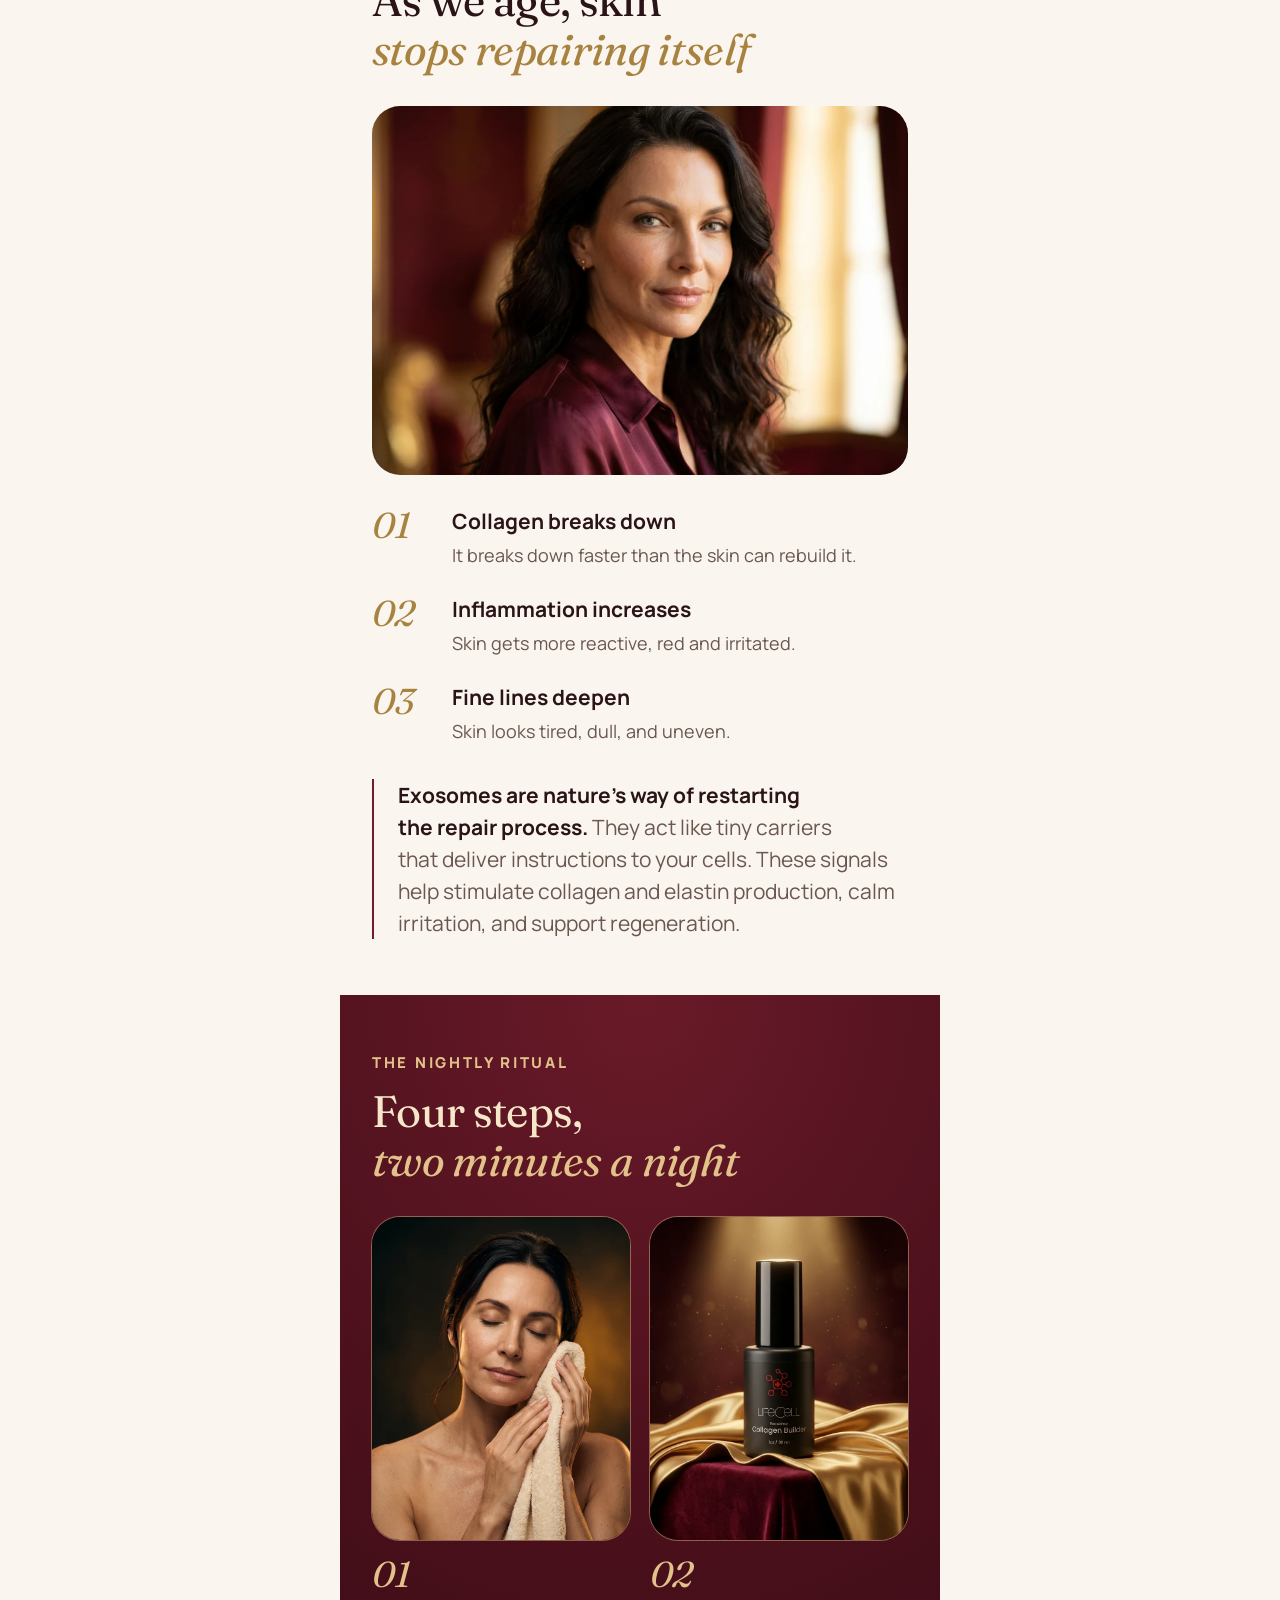
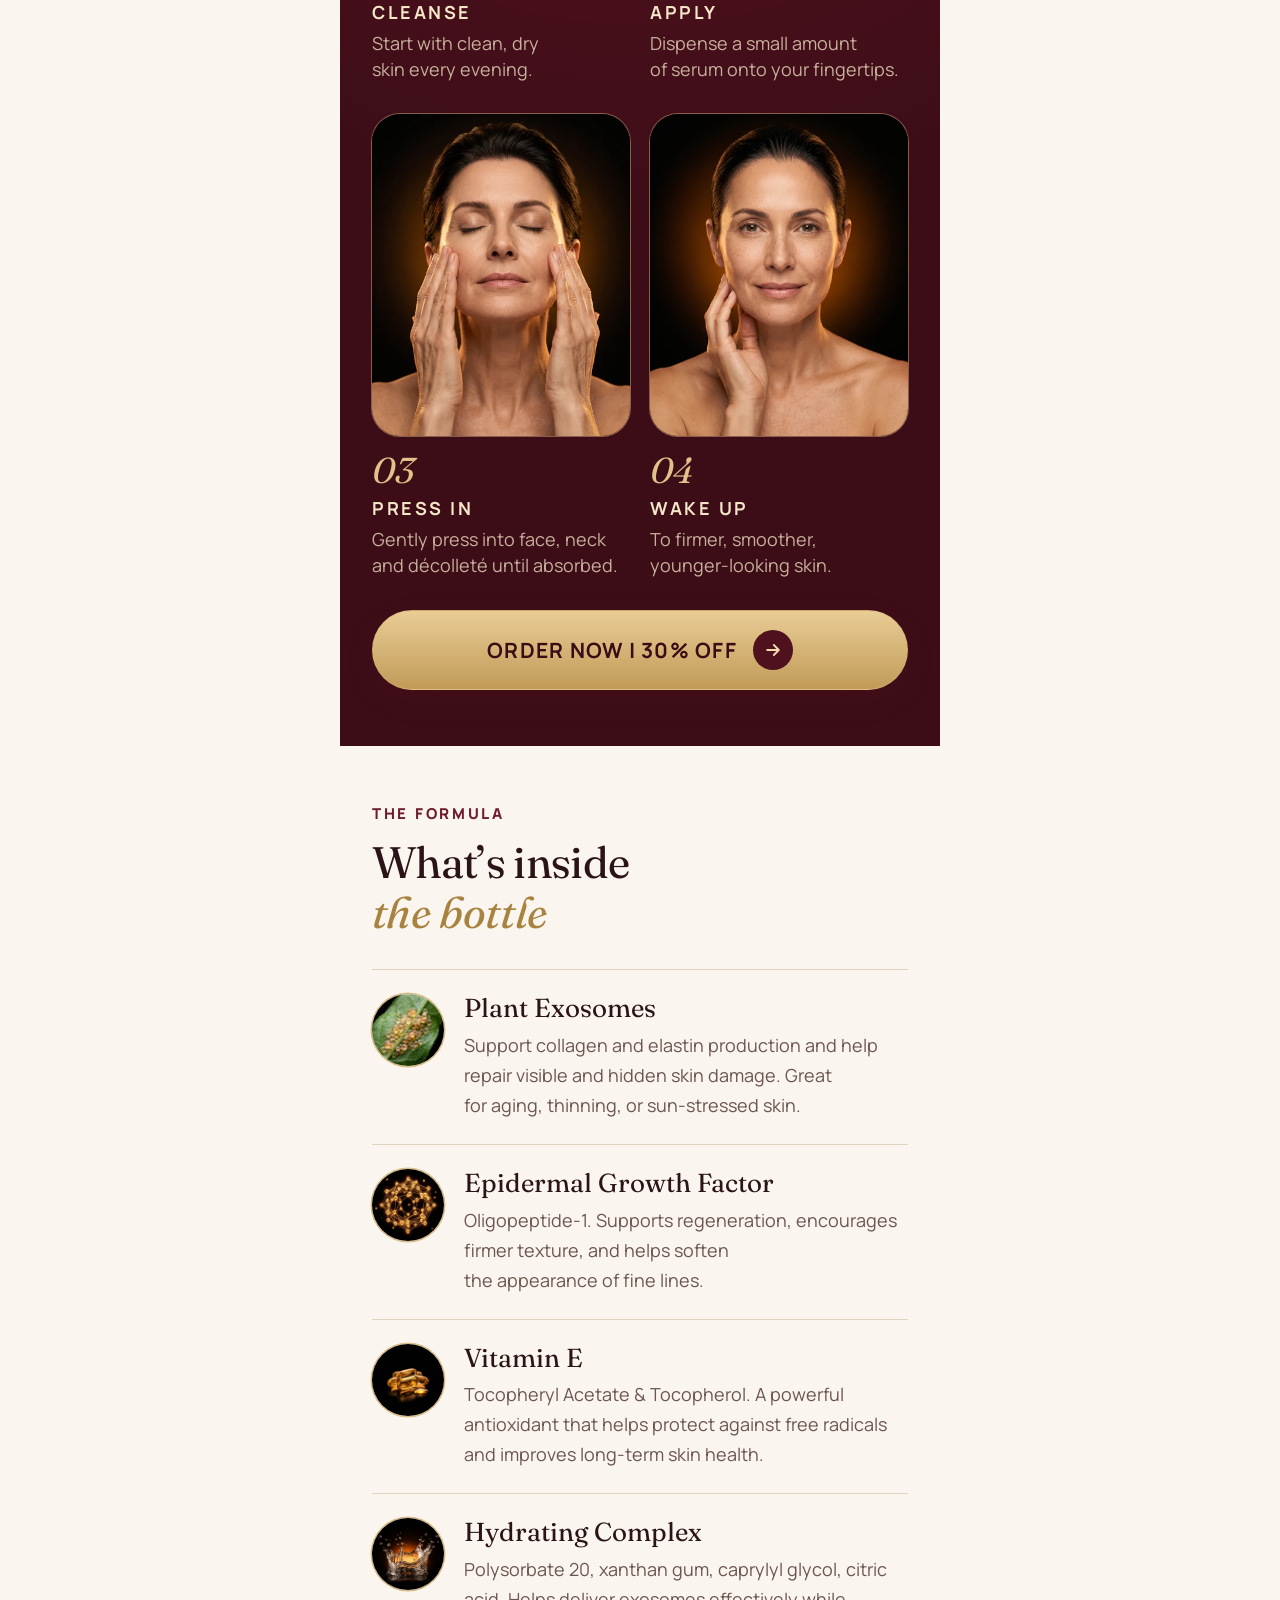
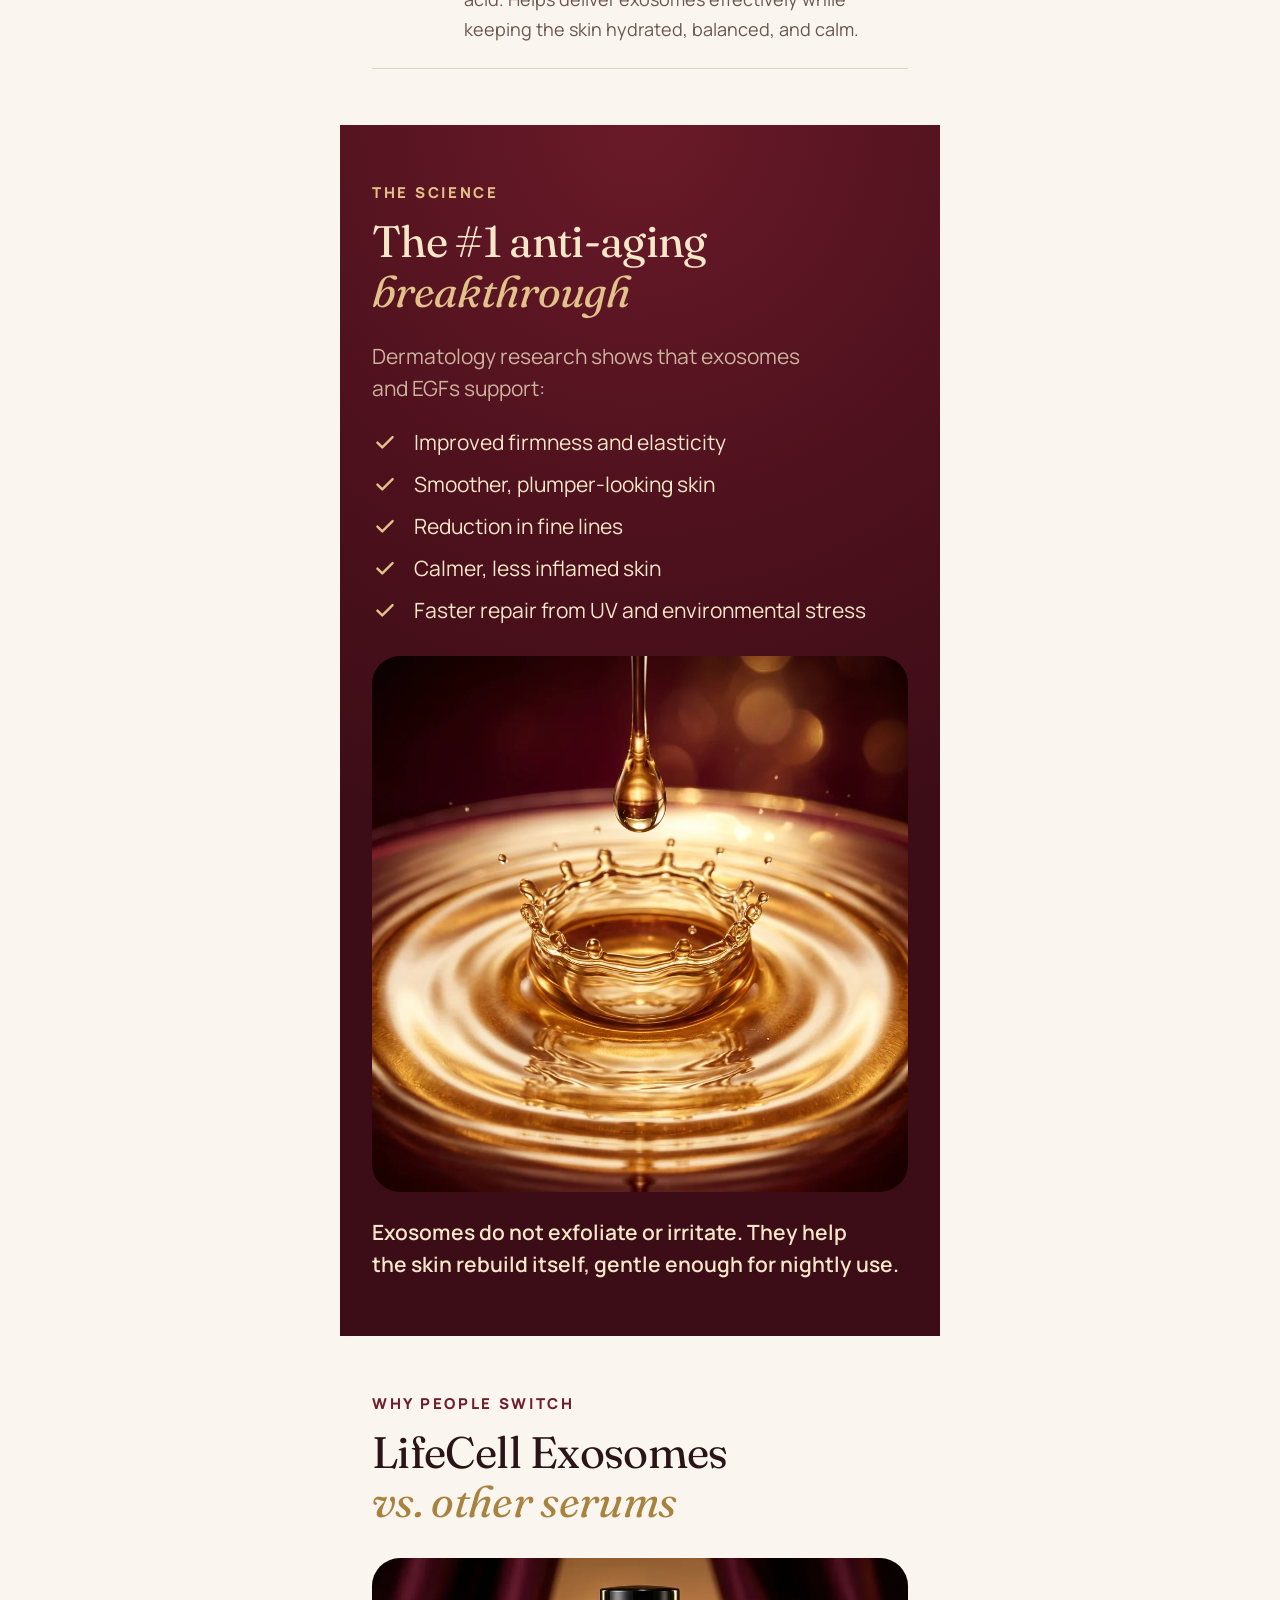
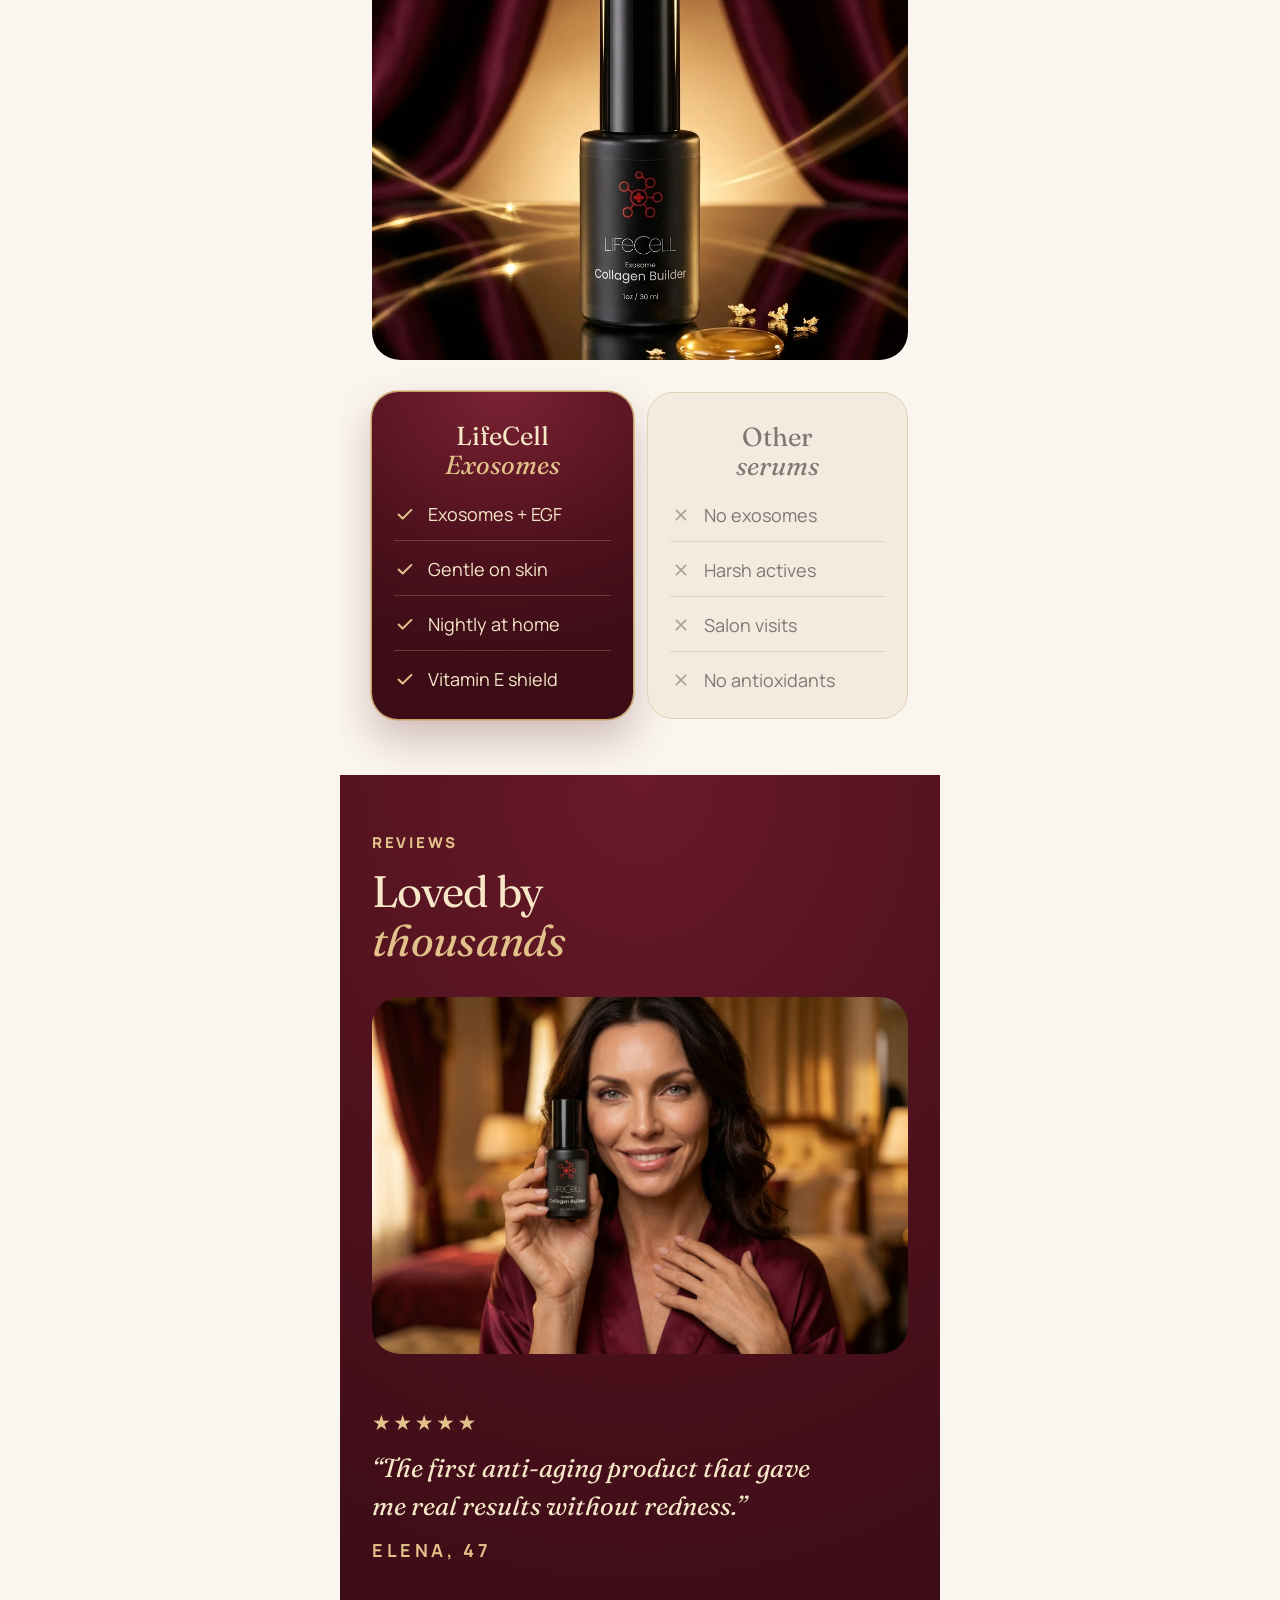
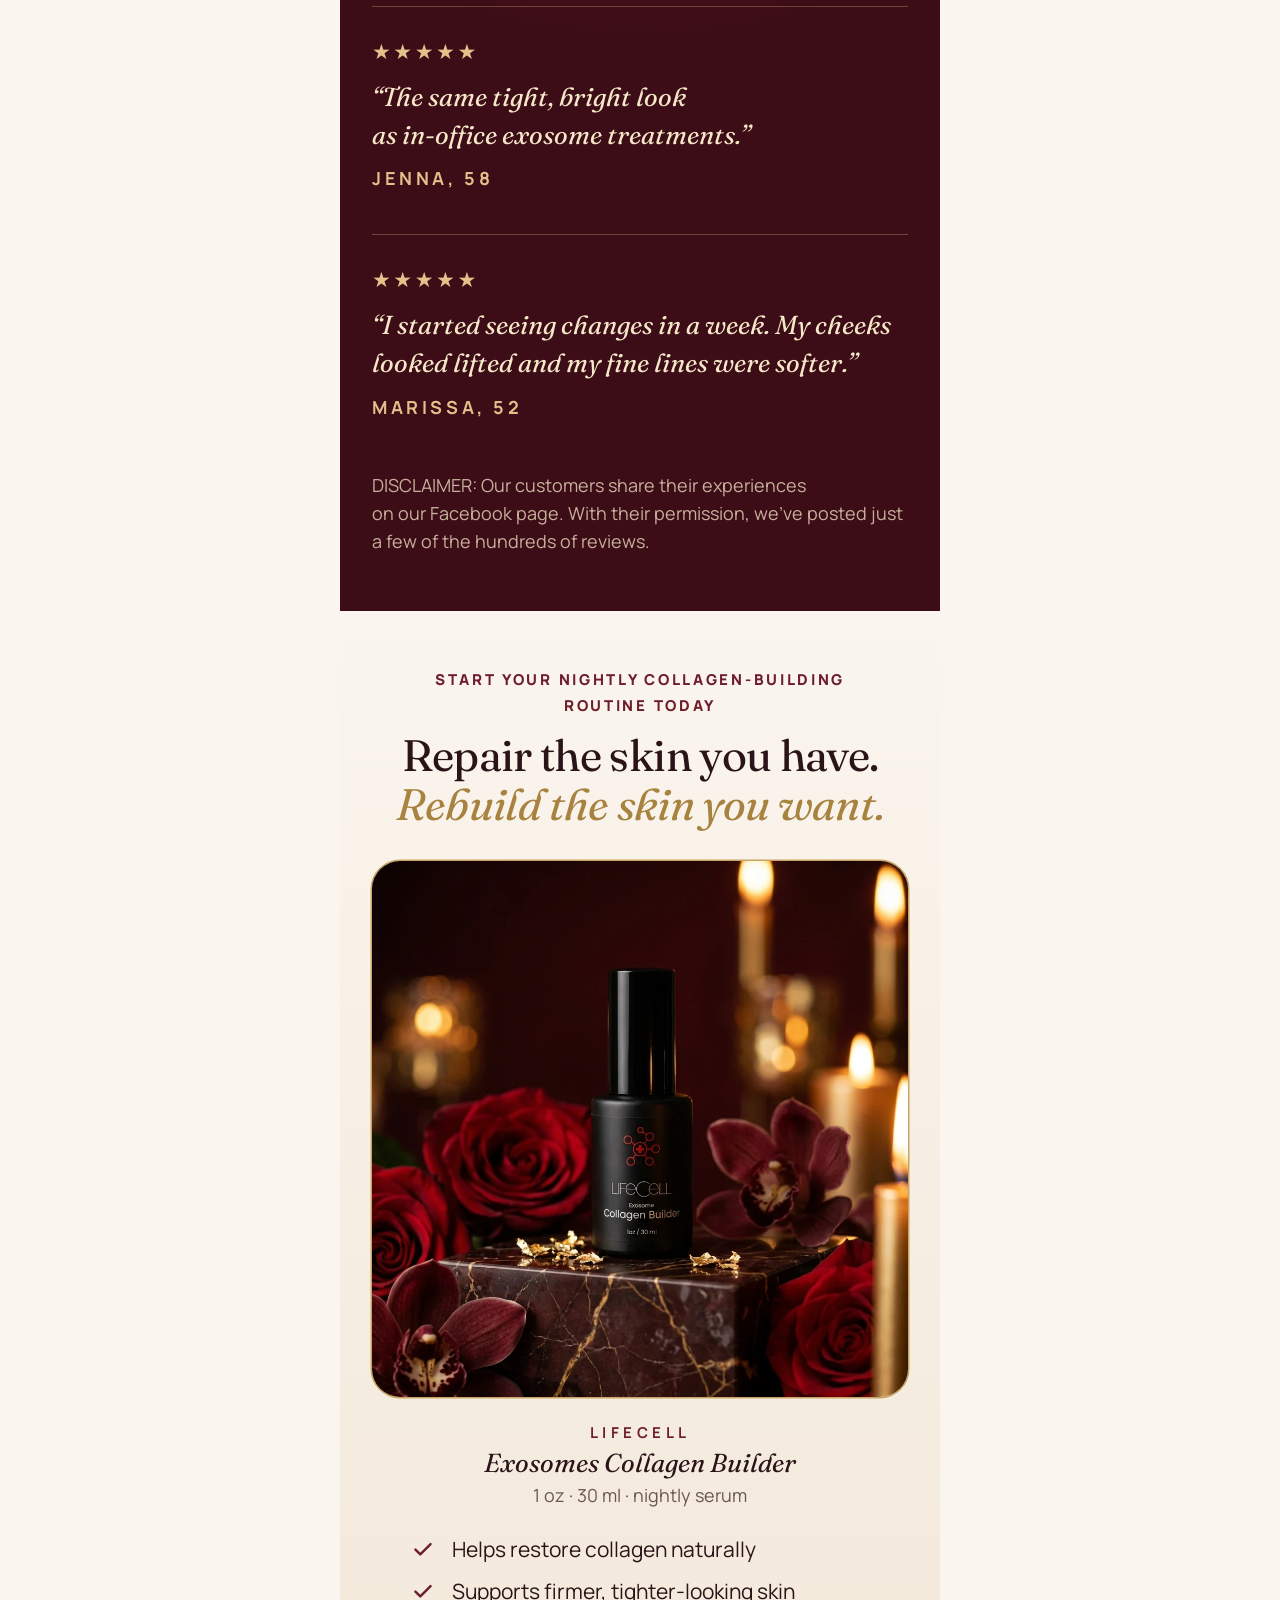
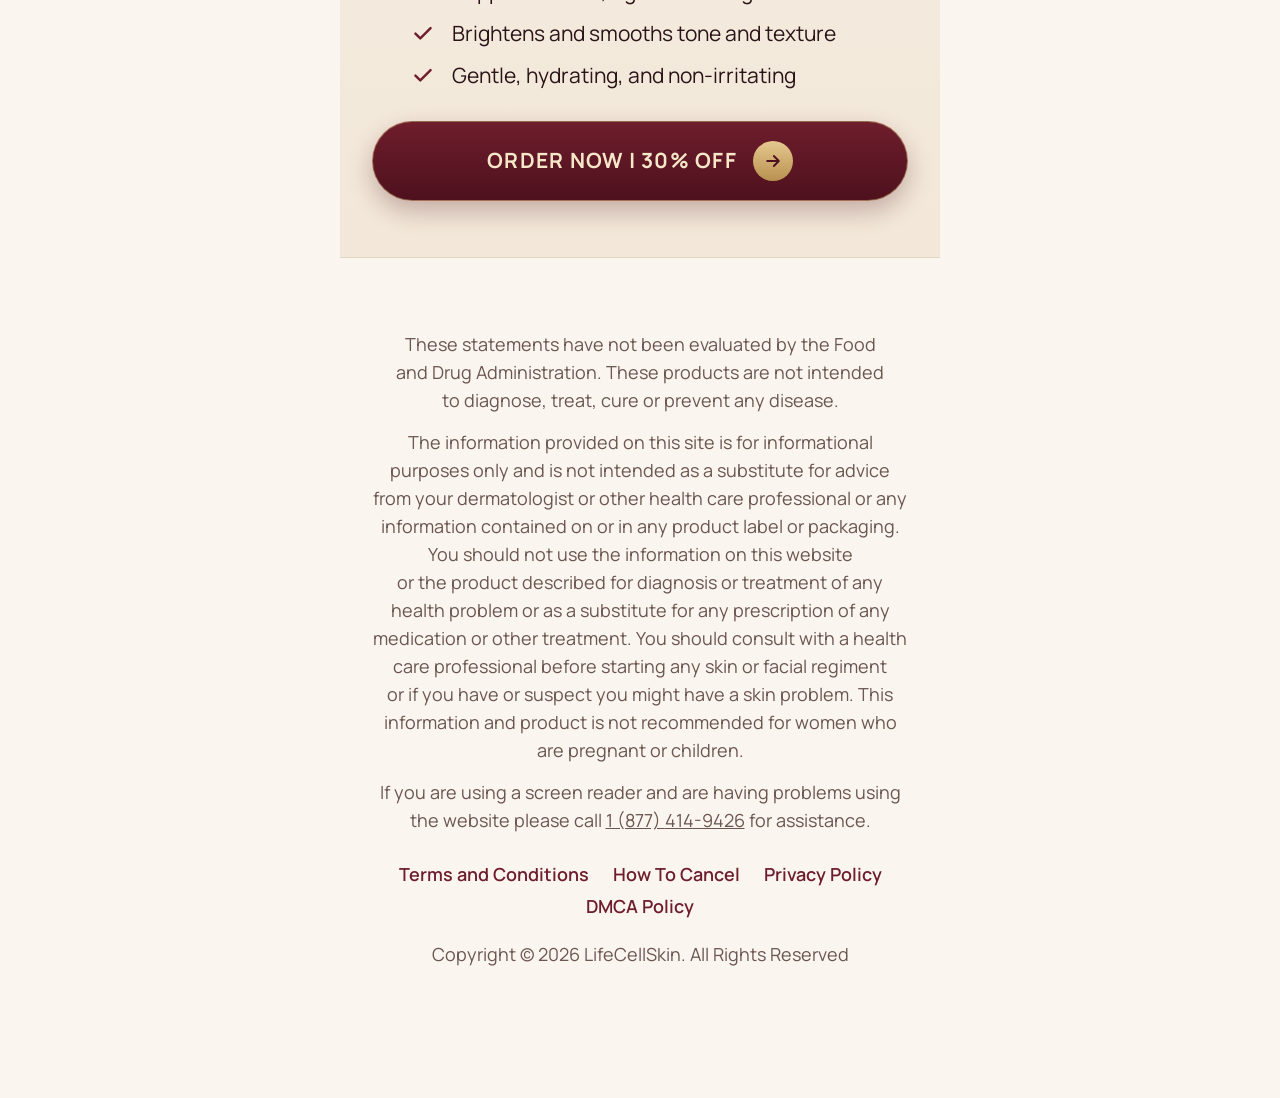
<file: exosome/c/index.html>
<!DOCTYPE html>
<html lang="en">
<head>
<meta charset="utf-8">
<meta name="viewport" content="width=600, viewport-fit=cover">
<meta name="robots" content="noindex, nofollow">
<meta name="description" content="LifeCell Exosomes Collagen Builder pairs plant-derived exosomes with clinically backed growth factors that help skin repair itself every night.">
<meta name="HandheldFriendly" content="True">
<meta name="MobileOptimized" content="600">
<title>LifeCell Exosomes Collagen Builder · C · Bordeaux Gold</title>
<script>(function(r){r.classList.add("lc-sticky-pending");setTimeout(function(){if(!r.classList.contains("lc-sticky-ready"))r.classList.remove("lc-sticky-pending")},4000)})(document.documentElement)</script>
<link rel="preconnect" href="https://fonts.googleapis.com"><link rel="preconnect" href="https://fonts.gstatic.com" crossorigin>
<link rel="preload" as="image" href="../assets/hero.webp" type="image/webp" fetchpriority="high">
<link rel="stylesheet" href="https://fonts.googleapis.com/css2?family=Fraunces:ital,opsz,wght@0,9..144,400;0,9..144,500;1,9..144,400;1,9..144,500&family=Manrope:wght@400;500;600;700;800&display=swap">
<link rel="stylesheet" href="style.css?v=202611252141">
</head>
<body>
<div class="lc-page" data-design="c">
<header class="site-header"><img class="logo" src="../assets/logo-light.png" alt="LifeCell" width="1227" height="299"></header>
<main>

<section class="hero hero-full">
  <div class="container center hero-text">
    <p class="proof"><span class="stars" role="img" aria-label="Rated 5 out of 5">★★★★★</span><span>Loved by thousands</span></p>
    <h1>Rebuild your <em>glow overnight.</em></h1>
    <p class="sub">Plant exosomes and growth factors help your skin repair itself while you sleep.</p>
  </div>
  
  <div class="container hero-bottom">
    <ul class="fact-list">
      <li><svg viewBox="0 0 24 24" fill="none" stroke="currentColor" stroke-width="2.2" stroke-linecap="round" stroke-linejoin="round" aria-hidden="true"><path d="m5 12.5 4.5 4.5L19 7.5"/></svg><span>No exfoliation</span></li>
      <li><svg viewBox="0 0 24 24" fill="none" stroke="currentColor" stroke-width="2.2" stroke-linecap="round" stroke-linejoin="round" aria-hidden="true"><path d="m5 12.5 4.5 4.5L19 7.5"/></svg><span>No retinol</span></li>
      <li><svg viewBox="0 0 24 24" fill="none" stroke="currentColor" stroke-width="2.2" stroke-linecap="round" stroke-linejoin="round" aria-hidden="true"><path d="m5 12.5 4.5 4.5L19 7.5"/></svg><span>Nightly</span></li>
    </ul>
    <div class="hero-cta"><a class="cta" href="#order"><span>Order Now | 30% Off</span><span class="arrow" aria-hidden="true"><svg viewBox="0 0 24 24" fill="none" stroke="currentColor" stroke-width="2.2" stroke-linecap="round" stroke-linejoin="round"><path d="M5 12h14M13 6l6 6-6 6"/></svg></span></a></div>
  </div>
</section>

<section class="facts">
  <div class="container center">
    <p class="intro">As we age, the skin stops communicating properly, and collagen breaks down faster than it can rebuild.</p>
    <p class="intro">LifeCell Exosomes Collagen Builder pairs plant&#8209;derived exosomes with clinically backed growth factors: tiny “cell messengers” that help skin repair itself every&nbsp;night.</p>
    <p class="script">Repair the skin you have.</p>
  </div>
</section>

<section class="ba alt" id="results">
  <div class="container center">
    <p class="eyebrow">Visible results</p><h2 class="section-title"><span class="l1">Firmer, smoother,</span> <span class="l2">calmer-looking skin</span></h2>
    <ul class="ba-list"><li><picture><source srcset="../assets/ba1.webp?v=202611252141" type="image/webp"><img src="../assets/ba1.jpg?v=202611252141" alt="Before and after: Eye Area" width="908" height="620" loading="lazy" decoding="async"></picture><h3>EYE AREA</h3><p>Under-eye · fine lines &amp; dark circles</p></li><li><picture><source srcset="../assets/ba2.webp?v=202611252141" type="image/webp"><img src="../assets/ba2.jpg?v=202611252141" alt="Before and after: Mouth &amp; Smile Lines" width="908" height="620" loading="lazy" decoding="async"></picture><h3>MOUTH &amp; SMILE LINES</h3><p>Nasolabial folds · lip lines</p></li><li><picture><source srcset="../assets/ba3.webp?v=202611252141" type="image/webp"><img src="../assets/ba3.jpg?v=202611252141" alt="Before and after: Crow’S Feet" width="908" height="620" loading="lazy" decoding="async"></picture><h3>CROW’S FEET</h3><p>Outer eye · expression lines</p></li></ul>
    <p class="tiny">Individual results may vary.</p>
  </div>
</section>

<section class="why">
  <div class="container">
    <p class="eyebrow">Why skin ages</p><h2 class="section-title"><span class="l1">As we age, skin</span> <span class="l2">stops repairing itself</span></h2>
    <picture><source srcset="../assets/c-why.webp?v=202611252141" type="image/webp"><img src="../assets/c-why.jpg?v=202611252141" alt="Close-up of a woman’s skin" width="1100" height="1100" class="why-img" loading="lazy" decoding="async"></picture>
    <ol class="why-list">
      <li><span class="n">01</span><div><h3>Collagen breaks down</h3><p>It breaks down faster than the skin can rebuild it.</p></div></li>
      <li><span class="n">02</span><div><h3>Inflammation increases</h3><p>Skin gets more reactive, red and irritated.</p></div></li>
      <li><span class="n">03</span><div><h3>Fine lines deepen</h3><p>Skin looks tired, dull, and uneven.</p></div></li>
    </ol>
    <div class="answer"><p><b>Exosomes are nature’s way of restarting the repair process.</b> They act like tiny carriers that deliver instructions to your cells. These signals help stimulate collagen and elastin production, calm irritation, and support regeneration.</p></div>
  </div>
</section>

<section class="how alt">
  <div class="container">
    <p class="eyebrow">The nightly ritual</p><h2 class="section-title"><span class="l1">Four steps,</span> <span class="l2">two minutes a night</span></h2>
    <ol class="steps"><li><picture><source srcset="../assets/step1.webp?v=202611252141" type="image/webp"><img src="../assets/step1.jpg?v=202611252141" alt="" width="1100" height="1100" loading="lazy" decoding="async"></picture><div class="st-txt"><span class="num">01</span><h3>Cleanse</h3><p>Start with clean, dry skin every evening.</p></div></li><li><picture><source srcset="../assets/c-step2.webp?v=202611252141" type="image/webp"><img src="../assets/c-step2.jpg?v=202611252141" alt="" width="1100" height="1100" loading="lazy" decoding="async"></picture><div class="st-txt"><span class="num">02</span><h3>Apply</h3><p>Dispense a small amount of serum onto your fingertips.</p></div></li><li><picture><source srcset="../assets/step3.webp?v=202611252141" type="image/webp"><img src="../assets/step3.jpg?v=202611252141" alt="" width="1100" height="1100" loading="lazy" decoding="async"></picture><div class="st-txt"><span class="num">03</span><h3>Press in</h3><p>Gently press into face, neck and décolleté until absorbed.</p></div></li><li><picture><source srcset="../assets/step4.webp?v=202611252141" type="image/webp"><img src="../assets/step4.jpg?v=202611252141" alt="" width="1100" height="1100" loading="lazy" decoding="async"></picture><div class="st-txt"><span class="num">04</span><h3>Wake up</h3><p>To firmer, smoother, younger-looking skin.</p></div></li></ol>
    <a class="cta" href="#order"><span>Order Now | 30% Off</span><span class="arrow" aria-hidden="true"><svg viewBox="0 0 24 24" fill="none" stroke="currentColor" stroke-width="2.2" stroke-linecap="round" stroke-linejoin="round"><path d="M5 12h14M13 6l6 6-6 6"/></svg></span></a>
  </div>
</section>

<section class="ingr">
  <div class="container">
    <p class="eyebrow">The formula</p><h2 class="section-title"><span class="l1">What’s inside</span> <span class="l2">the bottle</span></h2>
    <ul class="ingr-list"><li><span class="thumb"><picture><source srcset="../assets/ing-exosomes.webp?v=202611252141" type="image/webp"><img src="../assets/ing-exosomes.jpg?v=202611252141" alt="" width="600" height="600" loading="lazy" decoding="async"></picture></span><div class="txt"><b>Plant Exosomes</b><p>Support collagen and elastin production and help repair visible and hidden skin damage. Great for aging, thinning, or sun-stressed skin.</p></div></li><li><span class="thumb"><picture><source srcset="../assets/ing-growth.webp?v=202611252141" type="image/webp"><img src="../assets/ing-growth.jpg?v=202611252141" alt="" width="600" height="600" loading="lazy" decoding="async"></picture></span><div class="txt"><b>Epidermal Growth Factor</b><p>Oligopeptide-1. Supports regeneration, encourages firmer texture, and helps soften the appearance of fine lines.</p></div></li><li><span class="thumb"><picture><source srcset="../assets/ing-vitamin.webp?v=202611252141" type="image/webp"><img src="../assets/ing-vitamin.jpg?v=202611252141" alt="" width="600" height="600" loading="lazy" decoding="async"></picture></span><div class="txt"><b>Vitamin E</b><p>Tocopheryl Acetate &amp; Tocopherol. A powerful antioxidant that helps protect against free radicals and improves long-term skin health.</p></div></li><li><span class="thumb"><picture><source srcset="../assets/ing-hydration.webp?v=202611252141" type="image/webp"><img src="../assets/ing-hydration.jpg?v=202611252141" alt="" width="600" height="600" loading="lazy" decoding="async"></picture></span><div class="txt"><b>Hydrating Complex</b><p>Polysorbate 20, xanthan gum, caprylyl glycol, citric acid. Helps deliver exosomes effectively while keeping the skin hydrated, balanced, and calm.</p></div></li></ul>
  </div>
</section>

<section class="science alt">
  <div class="container">
    <p class="eyebrow">The science</p><h2 class="section-title"><span class="l1">The #1 anti-aging</span> <span class="l2">breakthrough</span></h2>
    <p class="lead">Dermatology research shows that exosomes and EGFs support:</p>
    <ul class="checks">
      <li><svg viewBox="0 0 24 24" fill="none" stroke="currentColor" stroke-width="2.2" stroke-linecap="round" stroke-linejoin="round" aria-hidden="true"><path d="m5 12.5 4.5 4.5L19 7.5"/></svg><span>Improved firmness and elasticity</span></li>
      <li><svg viewBox="0 0 24 24" fill="none" stroke="currentColor" stroke-width="2.2" stroke-linecap="round" stroke-linejoin="round" aria-hidden="true"><path d="m5 12.5 4.5 4.5L19 7.5"/></svg><span>Smoother, plumper-looking skin</span></li>
      <li><svg viewBox="0 0 24 24" fill="none" stroke="currentColor" stroke-width="2.2" stroke-linecap="round" stroke-linejoin="round" aria-hidden="true"><path d="m5 12.5 4.5 4.5L19 7.5"/></svg><span>Reduction in fine lines</span></li>
      <li><svg viewBox="0 0 24 24" fill="none" stroke="currentColor" stroke-width="2.2" stroke-linecap="round" stroke-linejoin="round" aria-hidden="true"><path d="m5 12.5 4.5 4.5L19 7.5"/></svg><span>Calmer, less inflamed skin</span></li>
      <li><svg viewBox="0 0 24 24" fill="none" stroke="currentColor" stroke-width="2.2" stroke-linecap="round" stroke-linejoin="round" aria-hidden="true"><path d="m5 12.5 4.5 4.5L19 7.5"/></svg><span>Faster repair from UV and environmental stress</span></li>
    </ul>
    <picture><source srcset="../assets/c-science.webp?v=202611252141" type="image/webp"><img src="../assets/c-science.jpg?v=202611252141" alt="Close-up of eyes and smooth skin" width="936" height="492" class="sci-img" loading="lazy" decoding="async"></picture>
    <p class="note">Exosomes do not exfoliate or irritate. They help the skin rebuild itself, gentle enough for nightly use.</p>
  </div>
</section>

<section class="vs-section">
  <div class="container">
    <p class="eyebrow">Why people switch</p><h2 class="section-title"><span class="l1">LifeCell Exosomes</span> <span class="l2">vs. other serums</span></h2>
    <picture><source srcset="../assets/c-vs.webp?v=202611252141" type="image/webp"><img src="../assets/c-vs.jpg?v=202611252141" alt="LifeCell Exosomes Collagen Builder on a mirror" width="1024" height="1024" class="vs-img" loading="lazy" decoding="async"></picture>
    <div class="vs-cards"><div class="vs-card us-card"><p class="vs-name">LifeCell<br><span>Exosomes</span></p><ul><li><svg viewBox="0 0 24 24" fill="none" stroke="currentColor" stroke-width="2.2" stroke-linecap="round" stroke-linejoin="round" aria-hidden="true"><path d="m5 12.5 4.5 4.5L19 7.5"/></svg><span>Exosomes + EGF</span></li><li><svg viewBox="0 0 24 24" fill="none" stroke="currentColor" stroke-width="2.2" stroke-linecap="round" stroke-linejoin="round" aria-hidden="true"><path d="m5 12.5 4.5 4.5L19 7.5"/></svg><span>Gentle on skin</span></li><li><svg viewBox="0 0 24 24" fill="none" stroke="currentColor" stroke-width="2.2" stroke-linecap="round" stroke-linejoin="round" aria-hidden="true"><path d="m5 12.5 4.5 4.5L19 7.5"/></svg><span>Nightly at home</span></li><li><svg viewBox="0 0 24 24" fill="none" stroke="currentColor" stroke-width="2.2" stroke-linecap="round" stroke-linejoin="round" aria-hidden="true"><path d="m5 12.5 4.5 4.5L19 7.5"/></svg><span>Vitamin E shield</span></li></ul></div><div class="vs-card them-card"><p class="vs-name">Other<br><span>serums</span></p><ul><li><svg viewBox="0 0 24 24" fill="none" stroke="currentColor" stroke-width="1.8" stroke-linecap="round" aria-hidden="true"><path d="M7 7l10 10M17 7 7 17"/></svg><span>No exosomes</span></li><li><svg viewBox="0 0 24 24" fill="none" stroke="currentColor" stroke-width="1.8" stroke-linecap="round" aria-hidden="true"><path d="M7 7l10 10M17 7 7 17"/></svg><span>Harsh actives</span></li><li><svg viewBox="0 0 24 24" fill="none" stroke="currentColor" stroke-width="1.8" stroke-linecap="round" aria-hidden="true"><path d="M7 7l10 10M17 7 7 17"/></svg><span>Salon visits</span></li><li><svg viewBox="0 0 24 24" fill="none" stroke="currentColor" stroke-width="1.8" stroke-linecap="round" aria-hidden="true"><path d="M7 7l10 10M17 7 7 17"/></svg><span>No antioxidants</span></li></ul></div></div>
  </div>
</section>

<section class="reviews alt">
  <div class="container">
    <p class="eyebrow">Reviews</p><h2 class="section-title"><span class="l1">Loved by</span> <span class="l2">thousands</span></h2>
    <picture><source srcset="../assets/c-review.webp?v=202611252141" type="image/webp"><img src="../assets/c-review.jpg?v=202611252141" alt="Woman with LifeCell Exosomes serum" width="1100" height="1100" class="rv-img" loading="lazy" decoding="async"></picture>
    <ul class="rv-list"><li><span class="stars" role="img" aria-label="Rated 5 out of 5">★★★★★</span><blockquote><p>“The first anti-aging product that gave me real results without redness.”</p></blockquote><p class="who">Elena, 47</p></li><li><span class="stars" role="img" aria-label="Rated 5 out of 5">★★★★★</span><blockquote><p>“The same tight, bright look as in-office exosome treatments.”</p></blockquote><p class="who">Jenna, 58</p></li><li><span class="stars" role="img" aria-label="Rated 5 out of 5">★★★★★</span><blockquote><p>“I started seeing changes in a week. My cheeks looked lifted and my fine lines were softer.”</p></blockquote><p class="who">Marissa, 52</p></li></ul>
    <p class="disclaimer">DISCLAIMER: Our customers share their experiences on our Facebook page. With their permission, we’ve posted just a few of the hundreds of reviews.</p>
  </div>
</section>

<section class="offer" id="order">
  <div class="container center">
    <p class="eyebrow">Start your nightly collagen-building routine today</p><h2 class="section-title"><span class="l1">Repair the skin you have.</span> <span class="l2">Rebuild the skin you want.</span></h2>
    <picture><source srcset="../assets/c-offer.webp?v=202611252141" type="image/webp"><img src="../assets/c-offer.jpg?v=202611252141" alt="LifeCell Exosomes Collagen Builder" width="1100" height="1100" class="offer-img" decoding="async" loading="eager"></picture>
    <div class="pname"><p class="brand">LIFECELL</p><p class="prod">Exosomes Collagen Builder</p><p class="size">1 oz · 30 ml · nightly serum</p></div>
    <ul class="checks left">
      <li><svg viewBox="0 0 24 24" fill="none" stroke="currentColor" stroke-width="2.2" stroke-linecap="round" stroke-linejoin="round" aria-hidden="true"><path d="m5 12.5 4.5 4.5L19 7.5"/></svg><span>Helps restore collagen naturally</span></li>
      <li><svg viewBox="0 0 24 24" fill="none" stroke="currentColor" stroke-width="2.2" stroke-linecap="round" stroke-linejoin="round" aria-hidden="true"><path d="m5 12.5 4.5 4.5L19 7.5"/></svg><span>Supports firmer, tighter-looking skin</span></li>
      <li><svg viewBox="0 0 24 24" fill="none" stroke="currentColor" stroke-width="2.2" stroke-linecap="round" stroke-linejoin="round" aria-hidden="true"><path d="m5 12.5 4.5 4.5L19 7.5"/></svg><span>Brightens and smooths tone and texture</span></li>
      <li><svg viewBox="0 0 24 24" fill="none" stroke="currentColor" stroke-width="2.2" stroke-linecap="round" stroke-linejoin="round" aria-hidden="true"><path d="m5 12.5 4.5 4.5L19 7.5"/></svg><span>Gentle, hydrating, and non-irritating</span></li>
    </ul>
    <a class="cta" href="#order"><span>Order Now | 30% Off</span><span class="arrow" aria-hidden="true"><svg viewBox="0 0 24 24" fill="none" stroke="currentColor" stroke-width="2.2" stroke-linecap="round" stroke-linejoin="round"><path d="M5 12h14M13 6l6 6-6 6"/></svg></span></a>
  </div>
</section>
</main>

<footer class="footer">
  <div class="disclaimer">
    <p>These statements have not been evaluated by the Food and Drug Administration. These products are not intended to diagnose, treat, cure or prevent any disease.</p>
    <p>The information provided on this site is for informational purposes only and is not intended as a substitute for advice from your dermatologist or other health care professional or any information contained on or in any product label or packaging. You should not use the information on this website or the product described for diagnosis or treatment of any health problem or as a substitute for any prescription of any medication or other treatment. You should consult with a health care professional before starting any skin or facial regiment or if you have or suspect you might have a skin problem. This information and product is not recommended for women who are pregnant or children.</p>
    <p>If you are using a screen reader and are having problems using the website please call <a href="tel:18774149426">1 (877) 414-9426</a> for assistance.</p>
  </div>
  <nav class="footer-links" aria-label="Legal"><a href="https://www.lifecellskin.com/legal/terms_and_conditions_en.php" target="_blank" rel="noopener">Terms and Conditions</a><a href="https://www.lifecellskin.com/cancel/" target="_blank" rel="noopener">How To Cancel</a><a href="https://www.lifecellskin.com/legal/privacy-policy-en.php" target="_blank" rel="noopener">Privacy Policy</a><a href="https://www.lifecellskin.com/ExclusiveOffer3/DMCA_policy.html" target="_blank" rel="noopener">DMCA Policy</a></nav>
  <p class="copyright">Copyright © 2026 LifeCellSkin. All Rights Reserved</p>
</footer>

<aside class="cta-footer" aria-label="Order">
  <img src="../assets/bottle-thumb.jpg" alt="" width="160" height="314">
  <a class="cta" href="#order"><span>Order Now | 30% Off</span><span class="arrow" aria-hidden="true"><svg viewBox="0 0 24 24" fill="none" stroke="currentColor" stroke-width="2.2" stroke-linecap="round" stroke-linejoin="round"><path d="M5 12h14M13 6l6 6-6 6"/></svg></span></a>
</aside>
</div>
<script>
/* glue short words to the next word, so no line ends on "the / of / to / a / and" */
(function () {
  var SHORT = /^[(“"]?(a|an|the|and|or|of|to|in|on|for|with|by|at|as|is|are|be|from|that|your|our|its|my|no|not|nor|but|so|if|than|via|per|—|–|&|\+)$/i, NB = String.fromCharCode(160);
  document.querySelectorAll('h1,h2,h3,p,li,th,td,blockquote,figcaption,cite,small,b,span').forEach(function (el) {
    var w = document.createTreeWalker(el, NodeFilter.SHOW_TEXT, null), n, list = [];
    while ((n = w.nextNode())) list.push(n);
    list.forEach(function (t) {
      var parts = t.nodeValue.split(/( +)/), out = '';
      for (var i = 0; i < parts.length; i++) {
        if (/^ +$/.test(parts[i])) {
          var prev = parts[i - 1] || '', lastWord = prev.split(NB).pop();
          out += (i > 0 && SHORT.test(lastWord) && i < parts.length - 1) ? NB : parts[i];
        } else out += parts[i];
      }
      t.nodeValue = out;
    });
  });
})();
/* never break a hyphenated word at its hyphen ("younger-looking" moves down whole) */
(function () {
  document.querySelectorAll('h1,h2,h3,p,li,th,td,blockquote,figcaption,cite,small,b,span').forEach(function (el) {
    var w = document.createTreeWalker(el, NodeFilter.SHOW_TEXT, null), n, list = [];
    while ((n = w.nextNode())) if (/[A-Za-z0-9]-[A-Za-z0-9]/.test(n.nodeValue) && !n.parentNode.classList.contains('nobr')) list.push(n);
    list.forEach(function (t) {
      var frag = document.createDocumentFragment(), re = /[^ \n\t]*[A-Za-z0-9]-[A-Za-z0-9][^ \n\t]*/g, s = t.nodeValue, last = 0, m;
      while ((m = re.exec(s))) {
        frag.appendChild(document.createTextNode(s.slice(last, m.index)));
        var sp = document.createElement('span'); sp.className = 'nobr'; sp.style.whiteSpace = 'nowrap'; sp.textContent = m[0];
        frag.appendChild(sp); last = m.index + m[0].length;
      }
      frag.appendChild(document.createTextNode(s.slice(last)));
      t.parentNode.replaceChild(frag, t);
    });
  });
})();
/* keep the last two words of every text together: no single word alone on the last line */
(function () {
  document.querySelectorAll('h1,h2,h3,p,li,th,td,blockquote,figcaption,b,.l1,.l2,.who').forEach(function (el) {
    var w = document.createTreeWalker(el, NodeFilter.SHOW_TEXT, null), n, last = null;
    while ((n = w.nextNode())) if (/\S/.test(n.nodeValue)) last = n;
    if (!last) return;
    var t = last.nodeValue.replace(/\s+$/, ''), i = t.lastIndexOf(' ');
    if (i > 0 && t.length - i < 22) last.nodeValue = t.slice(0, i) + String.fromCharCode(160) + t.slice(i + 1) + last.nodeValue.slice(t.length);
  });
})();
(function () {
  var root = document.documentElement, bar = document.querySelector('.cta-footer'),
      hero = document.querySelector('.hero-cta .cta'), last = document.querySelector('#order .cta');
  if (!bar || !hero) { root.classList.remove('lc-sticky-pending'); return; }
  root.classList.add('lc-sticky-ready'); root.classList.remove('lc-sticky-pending');
  var ticking = false;
  function set() {
    ticking = false;
    var vh = window.innerHeight, heroGone = hero.getBoundingClientRect().bottom < 0,
        lastIn = last && last.getBoundingClientRect().top < vh * 0.85,
        on = heroGone && !lastIn;
    bar.classList.toggle('is-on', on);
    if (on) bar.removeAttribute('inert'); else bar.setAttribute('inert', '');
  }
  function req() { set(); }
  window.addEventListener('scroll', req, { passive: true });
  window.addEventListener('resize', req);
  set();
})();
</script>
</body>
</html>
</file>
<file: exosome/a/style.css>
/* LifeCell Exosomes Collagen Builder · A · Black Gold
   Built from Figma "Exosome" › Blog › Mobile 390, laid out for a 600 px viewport (x1.54). */
:root {
  --bg: #0A0806;
  --card: #120F0B;
  --card-2: #17130E;
  --line: rgba(201, 164, 106, .32);
  --line-soft: rgba(201, 164, 106, .16);
  --gold: #D9B77C;
  --gold-2: #C79E5E;
  --gold-deep: #A98244;
  --ink-l: #EDE6DA;
  --muted-l: #B9AF9F;
  --cream: #F6F1E8;
  --cream-line: #E4D7BE;
  --ink-d: #1C1712;
  --muted-d: #4B4338;
  --serif: 'Cinzel', 'Trajan Pro', Georgia, serif;
  --script: 'Cinzel', Georgia, serif;
  --quote: 'Archivo', system-ui, sans-serif;
  --sans: 'Archivo', 'Inter', system-ui, sans-serif;
}
* { box-sizing: border-box; margin: 0; padding: 0; }
html { -webkit-text-size-adjust: 100%; background: var(--bg); scrollbar-width: none; -ms-overflow-style: none; }
html::-webkit-scrollbar, body::-webkit-scrollbar { display: none; width: 0; height: 0; }
body { background: var(--bg); color: var(--ink-l); font: 400 21px/1.62 var(--sans); }
img { display: block; max-width: 100%; height: auto; }
a { color: inherit; }
.lc-page { width: 600px; max-width: 100%; margin: 0 auto; padding: 36px 24px 48px;
  background: radial-gradient(120% 40% at 50% 0, #2A2016 0, transparent 60%), var(--bg); overflow: hidden; }
section { margin-top: 24px; }
section:first-child { margin-top: 0; }

/* ---------- shared ---------- */
.card { border: 1.5px solid var(--line); border-radius: 30px; background: linear-gradient(180deg, var(--card-2), var(--card)); overflow: hidden; }
.card.light { background: var(--cream); border-color: var(--cream-line); color: var(--ink-d); }
.pad { padding: 54px 34px; }
.center { text-align: center; }
.kicker { font: 700 15px/1 var(--sans); letter-spacing: .32em; text-transform: uppercase; color: var(--gold-2); }
.light .kicker { color: var(--gold-deep); }
.h2 { font: 400 40px/1.18 var(--serif); letter-spacing: .06em; text-transform: uppercase; color: var(--gold); margin-top: 18px; }
.light .h2 { color: var(--ink-d); }
.rule { width: 140px; height: 1.5px; margin: 26px auto; background: linear-gradient(90deg, transparent, var(--gold-2), transparent); }
.lead { color: var(--muted-l); font-size: 22px; line-height: 1.7; }
.light .lead { color: var(--muted-d); }
.pic { border-radius: 22px; overflow: hidden; border: 1.5px solid var(--line); }
.pic img { width: 100%; height: 100%; object-fit: cover; }
.btn { display: flex; align-items: center; justify-content: center; gap: 14px; height: 80px; border-radius: 12px;
  background: linear-gradient(180deg, #E6C58C 0%, #C99F60 100%); color: #1A140C; text-decoration: none;
  font: 700 19px/1 var(--sans); letter-spacing: .14em; text-transform: uppercase;
  box-shadow: 0 10px 34px rgba(217, 183, 124, .28), inset 0 1px 0 rgba(255,255,255,.45); }
.btn i { width: 2px; height: 20px; background: #1A140C; opacity: .7; }
.btn:active { transform: translateY(1px); }

/* sparkle lists */
.ticks { list-style: none; text-align: left; margin-top: 18px; }
.ticks li { position: relative; padding: 16px 0 16px 38px; border-bottom: 1.5px solid var(--line-soft); font-size: 21px; line-height: 1.5; color: var(--ink-l); }
.light .ticks li { color: var(--ink-d); border-color: var(--cream-line); }
.ticks li::before { content: "\2726"; position: absolute; left: 4px; top: 12px; color: var(--gold-2); font-size: 20px; }
.strong { font-weight: 700; }

/* ---------- hero ---------- */
.hero { text-align: center; position: relative; }
.hero .top { padding: 46px 30px 0; position: relative; z-index: 1; }
.hero .logo { width: 152px; margin: 0 auto 40px; }
.hero .kicker { color: var(--gold-2); font-family: var(--serif); font-weight: 400; font-size: 15px; letter-spacing: .38em; }
.hero h1 { font: 400 72px/1.04 var(--serif); letter-spacing: .04em; color: var(--gold); margin-top: 22px;
  background: linear-gradient(180deg, #F2DCAE, #C9A062); -webkit-background-clip: text; background-clip: text; -webkit-text-fill-color: transparent; }
.hero .sub { font: 400 23px/1 var(--serif); letter-spacing: .26em; color: var(--ink-l); margin-top: 26px; }
.hero .script { font: 400 52px/1.15 var(--script); color: var(--gold); margin-top: 18px; padding: 0 20px; }
.hero .media { margin-top: -10px; position: relative; }
.hero .media img { width: 100%; aspect-ratio: 356 / 380; object-fit: cover;
  -webkit-mask-image: linear-gradient(180deg, transparent 0, #000 14%, #000 82%, transparent 100%); mask-image: linear-gradient(180deg, transparent 0, #000 14%, #000 82%, transparent 100%); }
.hero .cta { padding: 8px 36px 46px; }

/* ---------- benefit icons ---------- */
.perks { display: grid; grid-template-columns: 1fr 1fr; row-gap: 34px; padding: 34px 0; border-top: 1.5px solid var(--line-soft); border-bottom: 1.5px solid var(--line-soft); text-align: center; }
.perk .ic { width: 80px; height: 80px; margin: 0 auto 18px; border-radius: 50%; border: 1.5px solid var(--line); display: grid; place-items: center; color: var(--gold); }
.perk .ic svg { width: 32px; height: 32px; }
.perk span { font: 400 16px/1.2 var(--serif); letter-spacing: .16em; color: var(--gold-2); text-transform: uppercase; }

/* ---------- story ---------- */
.story .text { padding: 52px 36px 34px; }
.story h2 { font: 400 38px/1 var(--serif); letter-spacing: .06em; color: var(--gold); }
.story .bar { width: 216px; height: 1.5px; background: linear-gradient(90deg, var(--gold-2), transparent); margin: 22px 0; }
.story p { color: var(--ink-l); font-size: 22px; line-height: 1.75; }
.story .script { font: 400 44px/1.2 var(--script); color: var(--gold); margin-top: 26px; }
.story .media img { width: 100%; aspect-ratio: 356 / 340; object-fit: cover; object-position: 50% 20%;
  -webkit-mask-image: linear-gradient(180deg, transparent 0, #000 22%); mask-image: linear-gradient(180deg, transparent 0, #000 22%); }

/* ---------- ingredient tiles ---------- */
.tiles { display: grid; grid-template-columns: 1fr 1fr; gap: 18px; }
.tile { position: relative; aspect-ratio: 173 / 190; border-radius: 22px; overflow: hidden; border: 1.5px solid var(--line); background: #000; }
.tile img { width: 100%; height: 100%; object-fit: cover; }
.tile b { position: absolute; left: 22px; top: 20px; right: 16px; font: 400 21px/1.15 var(--serif); letter-spacing: .12em; text-transform: uppercase; color: #F4E6CB; text-shadow: 0 1px 10px rgba(0,0,0,.65); }

/* ---------- formula ---------- */
.formula .items { margin-top: 36px; display: grid; gap: 20px; text-align: left; }
.formula .item { background: #FBF8F2; border: 1.5px solid var(--cream-line); border-radius: 18px; padding: 30px 28px; }
.formula .item h3 { font: 400 25px/1.3 var(--serif); letter-spacing: .05em; color: var(--ink-d); }
.formula .item p { font-size: 20px; line-height: 1.6; color: var(--muted-d); margin-top: 12px; }

/* ---------- results ---------- */
.results .h2 { margin-top: 0; }
.results .pic { margin-top: 40px; aspect-ratio: 318 / 360; border: 0; }
.feats { margin-top: 40px; display: grid; gap: 30px; text-align: left; }
.feat { display: grid; grid-template-columns: 66px 1fr; gap: 22px; align-items: start; }
.feat .ic { width: 66px; height: 66px; border-radius: 50%; border: 1.5px solid var(--line); display: grid; place-items: center; color: var(--gold); }
.feat .ic svg { width: 28px; height: 28px; }
.feat h3 { font: 400 26px/1.2 var(--serif); letter-spacing: .06em; color: var(--gold); margin-top: 4px; }
.feat p { color: var(--muted-l); font-size: 20px; line-height: 1.55; margin-top: 6px; }

/* ---------- how to use ---------- */
.steps { margin-top: 40px; display: grid; grid-template-columns: 1fr 1fr; gap: 40px 22px; padding: 0 30px; }
.step .pic { aspect-ratio: 4 / 5; border: 0; border-radius: 16px; }
.step .n { font: 400 36px/1 var(--serif); color: var(--gold-2); margin-top: 20px; }
.step h3 { font: 400 21px/1 var(--serif); letter-spacing: .16em; color: var(--ink-d); margin-top: 16px; }
.step p { font-size: 18px; line-height: 1.5; color: var(--muted-d); margin-top: 12px; }

/* ---------- science / rebuild / deeper ---------- */
.banner { margin-top: 0; }
.banner.cream-pic { aspect-ratio: 312 / 210; }
.banner.amber { aspect-ratio: 314 / 302; }
.banner.amber img { object-position: 50% 30%; }
.banner.macro { aspect-ratio: 312 / 164; }
.after-pic { margin-top: 24px; }
.close { margin-top: 26px; font-size: 21px; line-height: 1.7; }
.dark .close { color: var(--muted-l); }
.light .close.strong { color: var(--ink-d); }
.dark .close.strong { color: var(--ink-l); }
.light .center-strong { font-weight: 700; color: var(--ink-d); margin-top: 26px; font-size: 21px; line-height: 1.7; }

/* ---------- comparison ---------- */
.compare .h2 { margin-top: 0; }
.compare .pic { margin-top: 36px; aspect-ratio: 328 / 343; }
.table { margin-top: 36px; border: 1.5px solid var(--line); border-radius: 16px; overflow: hidden; }
.row { display: grid; grid-template-columns: 1fr 108px 108px; border-top: 1.5px solid var(--line-soft); min-height: 90px; }
.row:first-child { border-top: 0; min-height: 74px; }
.row > div { display: flex; align-items: center; padding: 0 22px; font-size: 19px; line-height: 1.35; color: var(--ink-l); text-align: left; }
.row > div + div { justify-content: center; padding: 0; }
.row .lc { background: linear-gradient(180deg, #E3C288, #BF9658); color: #1A140C; }
.row .ot { color: rgba(237, 230, 218, .45); }
.row:first-child > div { font: 400 14px/1 var(--serif); letter-spacing: .16em; color: var(--gold-2); text-transform: uppercase; }
.row:first-child .lc { color: #1A140C; font-weight: 700; }
.row svg { width: 26px; height: 26px; }

/* ---------- before / after ---------- */
.pairs { margin-top: 36px; display: grid; gap: 30px; }
.pair .pic { border-radius: 18px; aspect-ratio: 316 / 220; }
.pair h3 { font: 400 19px/1 var(--serif); letter-spacing: .18em; color: var(--gold-2); margin-top: 22px; }
.pair p { color: var(--muted-l); font-size: 16px; margin-top: 10px; }
.tiny { color: var(--muted-l); font-size: 16px; margin-top: 26px; }

/* ---------- reviews ---------- */
.stars { color: var(--gold); letter-spacing: .18em; font-size: 28px; line-height: 1; }
.reviews .h2 { margin-top: 0; font-size: 36px; white-space: nowrap; }
.reviews .stars { margin-top: 22px; }
.reviews blockquote { font: italic 400 33px/1.45 var(--quote); color: var(--ink-l); margin-top: 26px; padding: 0 8px; }
.reviews cite { display: block; font: 400 16px/1 var(--serif); font-style: normal; letter-spacing: .2em; color: var(--gold-2); margin-top: 22px; }
.reviews .photo { margin-top: 40px; aspect-ratio: 312 / 328; }
.quotes { margin-top: 22px; display: grid; gap: 18px; text-align: left; }
.quote { border: 1.5px solid var(--line); border-radius: 16px; padding: 28px 28px 26px; }
.quote .stars { font-size: 19px; }
.quote p { font: italic 400 25px/1.5 var(--quote); color: var(--ink-l); margin-top: 14px; }
.quote cite { font-size: 15px; margin-top: 14px; }
.disclaimer { color: var(--muted-l); font-size: 15px; line-height: 1.7; margin-top: 26px; }

/* ---------- love ---------- */
.love .h2 { margin-top: 0; }
.love .ticks { margin-top: 4px; }

/* ---------- trust ---------- */
.trust { display: grid; grid-template-columns: 1fr 1fr; row-gap: 40px; padding: 46px 20px; text-align: center; }
.trust .ic { color: var(--gold); height: 38px; display: grid; place-items: center; }
.trust .ic svg { width: 32px; height: 32px; }
.trust b { display: block; font: 400 17px/1.2 var(--serif); letter-spacing: .14em; color: var(--gold-2); margin-top: 16px; }
.trust small { display: block; font-size: 16px; color: var(--muted-l); margin-top: 8px; }

/* ---------- final CTA ---------- */
.final { text-align: center; padding: 60px 0 12px; }
.final h2 { font: 400 50px/1.18 var(--serif); letter-spacing: .06em; color: var(--ink-l); text-transform: uppercase; }
.final + .legal { margin-top: 48px; }
.trust small a { text-decoration: none; }
.final p { font: 500 16px/1.7 var(--sans); letter-spacing: .24em; color: var(--muted-l); margin: 30px 30px 44px; text-transform: uppercase; }

/* ---------- legal ---------- */
.legal { padding: 40px 34px 38px; text-align: center; }
.legal .badges { width: 470px; max-width: 100%; margin: 0 auto; filter: grayscale(1) invert(1) brightness(1.4); mix-blend-mode: screen; }
.legal hr { border: 0; height: 1.5px; background: var(--line-soft); margin: 26px 0; }
.legal p { color: #D6CEC0; font-size: 18px; line-height: 1.6; margin-top: 18px; }
.legal p:first-of-type { margin-top: 0; font-size: 19px; }
.legal nav { margin-top: 26px; font: 500 18px/1.8 var(--sans); letter-spacing: .1em; color: var(--gold); }
.legal nav a { text-decoration: none; }
.legal nav span { margin: 0 10px; opacity: .8; }
.legal .copy { color: var(--muted-l); font-size: 17px; margin-top: 18px; }

/* ---------- motion ---------- */
@media (prefers-reduced-motion: no-preference) {
  .reveal { opacity: 0; transform: translateY(24px); transition: opacity .7s ease, transform .7s ease; }
  .reveal.in { opacity: 1; transform: none; }
  .btn { transition: transform .15s ease, box-shadow .3s ease; }
}

/* ---------- feedback fixes 2026-11-25 ---------- */
h1, h2, h3, .h2, .script, blockquote { text-wrap: balance; }
p, li, td, th { text-wrap: pretty; }
.final-pic { margin: 0 0 40px; aspect-ratio: 1 / 1; }
.final p { margin-bottom: 36px; }
.reviews .photo { aspect-ratio: 3 / 2; }
.reviews .photo img { object-position: 50% 30%; }
.legal { padding-top: 34px; }

/* headings: never more than 2 lines (rule). Short titles 34px, the long ones 27px. */
.h2 { font-size: 34px; letter-spacing: .03em; margin-left: -20px; margin-right: -20px; }
.h2.long { font-size: 27px; line-height: 1.25; }
.reviews .h2 { font-size: 34px; }
.final h2 { font-size: 33px; line-height: 1.3; }

/* script lines in the readable Fraunces italic (Vincent: Parisienne/Pinyon unreadable) */
.hero .script { font-style: italic; font-size: 40px; line-height: 1.2; letter-spacing: -.005em; }
.story .script { font-style: italic; font-size: 34px; }

/* before/after captions bigger, disclaimer quiet (Vincent 2026-11-25) */
.pair h3 { font-size: 25px; letter-spacing: .14em; margin-top: 20px; }
.pair p { font-size: 20px; margin-top: 8px; color: #CFC5B5; }
.ba .tiny { font-size: 15px; opacity: .5; margin-top: 18px; }
.ba.pad { padding-bottom: 22px; }
.ba .tiny { margin-top: 14px; }

/* ===== Vincent 2026-11-25: max 2 typefaces (Cinzel + Archivo), few sizes, calm hierarchy =====
   scale: 64 h1 · 34/27 h2 · 24 card titles · 21 body · 18 secondary · 15 labels */
.hero h1 { font-size: 64px; margin-top: 8px; }
.hero .sub { font: 400 22px/1.5 var(--sans); letter-spacing: 0; text-transform: none; color: var(--muted-l); margin: 22px auto 0; max-width: 420px; text-wrap: balance; }
.hero .logo { margin-bottom: 34px; }
.script, .story .script { font: 400 26px/1.3 var(--serif); letter-spacing: .08em; text-transform: uppercase; color: var(--gold); }
.story .script { margin-top: 24px; }
.reviews blockquote { font: italic 400 27px/1.45 var(--sans); }
.quote p { font: italic 400 21px/1.55 var(--sans); }
.formula .item h3, .feat h3 { font-size: 24px; }
.step h3, .pair h3, .perk span, .trust b, .reviews cite { font-size: 18px; }
.formula .item p, .feat p, .step p, .pair p, .trust small, .disclaimer, .legal p { font-size: 18px; }
.lead, .story p, .ticks li, .close, .center-strong { font-size: 21px; }
.final p { font-size: 15px; }

/* ===== fixed type scale (Vincent): 15 · 18 · 21 · 26 · 34 · 64 ===== */
.kicker, .row:first-child > div, .final p, .ba .tiny { font-size: 15px; }
.perk span, .step h3, .pair h3, .trust b, .reviews cite, .quote cite, .trust small, .legal p, .legal p:first-of-type, .legal nav, .legal .copy,
.formula .item p, .feat p, .step p, .pair p, .disclaimer, .btn, .row > div { font-size: 18px; }
body, .lead, .story p, .ticks li, .close, .center-strong, .hero .sub, .quote p, .tile b, .light .center-strong { font-size: 21px; }
.formula .item h3, .feat h3, .h2.long, .reviews blockquote, .script, .story .script { font-size: 26px; }
.h2, .reviews .h2, .story h2, .step .n, .final h2 { font-size: 34px; }
.stars { font-size: 26px; } .quote .stars { font-size: 18px; }
.final h2 { font-size: 26px; line-height: 1.35; }
</file>
<file: exosome/b/style.css>
/* LifeCell Exosomes pre-sale · B · Ivory Gold · generated by exosome-src/build.py, edit that, not this. */
.lc-page, html {
  --bg:#F8F3EA; --surface:#FFFDF9; --surface-2:#FFFFFF;
  --alt-bg:#F0E5D1; --alt-surface:#FFFCF6; --alt-ink:#2A2219; --alt-muted:#6E6253; --alt-line:#E1CFAE;
  --ink:#2A2219; --muted:#6E6253; --gold:#A9803F; --gold-2:#B08A4C; --gold-ink:#8E6A30;
  --line:rgba(176,138,76,.32);
  --cta-bg:linear-gradient(180deg,#D8B77D 0%,#C29A5A 100%); --cta-ink:#2A1F10; --cta-shadow:0 8px 20px rgba(169,128,63,.22);
  --sticky-bg:rgba(255,252,246,.97);
  --font-h:'Cormorant Garamond',Georgia,serif; --font-s:'Cormorant Garamond',Georgia,serif; --font-q:'Cormorant Garamond',Georgia,serif; --font-b:'Inter',system-ui,sans-serif;
  --h-weight:500; --h1-size:68px; --h2-size:48px; --h-track:.02em;
  --badge-filter:none; --badge-blend:multiply;
  --hero-bg:radial-gradient(120% 60% at 50% 0,#FFFBF3 0,transparent 75%);
}

/* ---------- page ---------- */
* { box-sizing: border-box; margin: 0; padding: 0; }
html { -webkit-text-size-adjust: 100%; text-size-adjust: 100%; background: var(--bg); scrollbar-width: none; scroll-padding-bottom: 120px; }
html::-webkit-scrollbar, body::-webkit-scrollbar { display: none; width: 0; height: 0; }
body { background: var(--bg); color: var(--ink); font: 400 20px/32px var(--font-b); }
img { display: block; max-width: 100%; height: auto; }
a { color: inherit; }
.sr-only { position: absolute; width: 1px; height: 1px; overflow: hidden; clip: rect(0 0 0 0); white-space: nowrap; }
.lc-page { --m: 32px; --sec: 56px; --gap: 16px; --radius: 24px;
  width: 600px; max-width: 100%; margin: 0 auto; background: var(--hero-bg) no-repeat, var(--bg); background-size: 100% 1400px; padding-bottom: 96px; overflow: hidden; }
.container { padding: 0 var(--m); }
.center { text-align: center; }
section { padding: var(--sec) 0; }
.alt { background: var(--alt-bg); color: var(--alt-ink); --ink: var(--alt-ink); --muted: var(--alt-muted); --line: var(--alt-line); --surface: var(--alt-surface); --gold: var(--gold-ink); }

/* ---------- type ---------- */
h1, h2, h3, .section-title, .script, blockquote p { text-wrap: balance; }
p, li, td, th { text-wrap: pretty; }
.eyebrow { font: 700 16px/24px var(--font-b); letter-spacing: .24em; text-transform: uppercase; color: var(--gold-2); }
.alt .eyebrow { color: var(--gold-ink); }
.section-title { font: var(--h-weight) var(--h2-size)/1.12 var(--font-h); letter-spacing: var(--h-track); color: var(--ink); margin-top: 12px; }
.section-title .l1, .section-title .l2 { display: block; }
.section-title .l2 { color: var(--gold); }
.lead { color: var(--muted); margin-top: 24px; }
.script { font: 400 46px/1.2 var(--font-s); color: var(--gold); margin-top: 16px; }
.stars { color: var(--gold); letter-spacing: .12em; font-size: 22px; line-height: 1; }
.checks { list-style: none; margin-top: 24px; display: grid; gap: 14px; text-align: left; }
.checks li { display: grid; grid-template-columns: 28px 1fr; gap: 14px; align-items: start; font-size: 20px; line-height: 28px; }
.checks svg { width: 26px; height: 26px; color: var(--gold); margin-top: 1px; }

/* ---------- CTA ---------- */
.cta { display: flex; align-items: center; justify-content: center; gap: 16px; width: 100%; min-height: 80px; padding: 0 24px;
  border-radius: 14px; background: var(--cta-bg); color: var(--cta-ink); text-decoration: none;
  font: 800 23px/1 var(--font-b); letter-spacing: .04em; text-transform: uppercase; box-shadow: var(--cta-shadow); margin-top: 32px; }
.cta .arrow { width: 40px; height: 40px; border-radius: 50%; background: rgba(0,0,0,.12); display: grid; place-items: center; flex: none; }
.cta .arrow svg { width: 20px; height: 20px; }
.cta:active { transform: translateY(1px); }
.reassure { display: flex; align-items: center; justify-content: center; gap: 8px; margin-top: 14px; font: 600 18px/24px var(--font-b); color: var(--muted); }
.reassure svg { width: 22px; height: 22px; color: var(--gold); flex: none; }

/* ---------- header + hero ---------- */
.site-header { padding: 28px var(--m) 0; }
.site-header .logo { width: 150px; margin: 0 auto; }
.hero { padding-top: 24px; }
.proof { display: flex; align-items: center; justify-content: center; gap: 12px; font: 600 18px/24px var(--font-b); letter-spacing: .06em; color: var(--muted); }
.proof b { color: var(--ink); font-weight: 700; }
.hero .eyebrow { margin-top: 22px; }
.hero h1 { font: var(--h-weight) var(--h1-size)/1.02 var(--font-h); letter-spacing: var(--h-track); color: var(--ink); margin-top: 28px; }
.hero h1 em { display: block; font: 400 calc(var(--h1-size) * 1.12)/1.05 var(--font-s); letter-spacing: 0; color: var(--gold); }
.hero .sub { color: var(--muted); font-size: 22px; line-height: 32px; margin: 24px auto 0; max-width: 440px; }
.hero-cta .cta { margin-top: 28px; }
.hero-bottom { margin-top: 32px; }
.hero-bottom .fact-list { border-bottom: 0; padding-bottom: 0; }
.hero-media { position: relative; margin: 32px var(--m) 0; border-radius: var(--radius); overflow: hidden; }
.hero-media img { width: 100%; aspect-ratio: 1 / 1; object-fit: cover; }
.badge { position: absolute; display: flex; align-items: center; gap: 8px; padding: 10px 16px; border-radius: 14px;
  background: rgba(255,252,246,.94); color: #2A2219; font: 600 18px/22px var(--font-b); box-shadow: 0 8px 24px rgba(0,0,0,.25); }
.badge svg { width: 20px; height: 20px; color: #B08A4C; }
.badge.b1 { top: 24px; right: 20px; } .badge.b2 { top: 46%; left: 20px; } .badge.b3 { bottom: 24px; right: 20px; }
.hero-quote { margin-top: 32px; text-align: center; padding: 28px 24px; border: 1.5px solid var(--line); border-radius: var(--radius); background: var(--surface); }
.hero-quote blockquote p { font: italic 400 28px/1.35 var(--font-q); color: var(--ink); margin-top: 14px; }
.hero-quote figcaption { font: 700 16px/24px var(--font-b); letter-spacing: .2em; text-transform: uppercase; color: var(--gold-2); margin-top: 14px; }

/* ---------- facts ---------- */
.hero { padding-bottom: 0; }
.facts { padding-top: 48px; border-top: 1px solid var(--line); margin: 0 var(--m); }
.facts .container { padding: 0; }
.fact-list { list-style: none; display: flex; justify-content: center; padding: 0 0 32px; border-bottom: 1px solid var(--line); }
.fact-list li { display: flex; align-items: center; gap: 8px; padding: 0 20px; white-space: nowrap; font: 600 19px/24px var(--font-b); color: var(--ink); }
.fact-list li + li { border-left: 1px solid var(--line); }
.fact-list svg { width: 20px; height: 20px; color: var(--gold); }
.intro { margin: 0 auto 16px; max-width: 536px; color: var(--muted); font-size: 21px; line-height: 34px; text-wrap: pretty; }

/* ---------- before / after ---------- */
.ba-list { list-style: none; margin-top: 32px; display: grid; gap: 32px; }
.ba-list img { width: 100%; border-radius: 18px; }
.ba-list h3 { font: 700 23px/30px var(--font-b); letter-spacing: .14em; color: var(--ink); margin-top: 18px; }
.ba-list p { color: var(--muted); font-size: 20px; margin-top: 4px; }
.tiny { color: var(--muted); font-size: 16px; margin-top: 20px; opacity: .5; }
section.ba { padding-bottom: 28px; }

/* ---------- why ---------- */
.why-img { width: 100%; aspect-ratio: 16 / 11; object-fit: cover; object-position: 50% 30%; border-radius: var(--radius); margin-top: 32px; }
.why-list { list-style: none; margin-top: 32px; display: grid; gap: 24px; }
.why-list li { display: grid; grid-template-columns: 64px 1fr; gap: 16px; }
.why-list .n { font: var(--h-weight) 40px/1 var(--font-h); color: var(--gold); }
.why-list h3 { font: 700 21px/28px var(--font-b); color: var(--ink); }
.why-list p { color: var(--muted); margin-top: 4px; }
.answer { margin-top: 32px; padding-left: 24px; border-left: 2px solid var(--gold); color: var(--muted); }
.answer b { color: var(--ink); }

/* ---------- how ---------- */
.steps { list-style: none; margin-top: 32px; display: grid; grid-template-columns: 1fr 1fr; gap: 32px 20px; }
.steps img { width: 100%; aspect-ratio: 4 / 5; object-fit: cover; border-radius: 16px; }
.steps .num { display: block; font: var(--h-weight) 34px/1 var(--font-h); color: var(--gold); margin-top: 16px; }
.steps h3 { font: 700 19px/24px var(--font-b); letter-spacing: .14em; text-transform: uppercase; color: var(--ink); margin-top: 8px; }
.steps p { color: var(--muted); font-size: 18px; line-height: 26px; margin-top: 6px; }

/* ---------- ingredients (compact accordion) ---------- */
.ingr-list { list-style: none; margin-top: 32px; }
.ingr-list details { border-bottom: 1px solid var(--line); }
.ingr-list li:first-child details { border-top: 1px solid var(--line); }
.ingr-list summary { list-style: none; display: grid; grid-template-columns: 72px 1fr 32px; gap: 20px; align-items: center; padding: 16px 0; cursor: pointer; }
.ingr-list summary::-webkit-details-marker { display: none; }
.ingr-list li { display: grid; grid-template-columns: 72px 1fr; gap: 20px; align-items: start; padding: 24px 0; border-bottom: 1px solid var(--line); }
.ingr-list li:first-child { border-top: 1px solid var(--line); }
.ingr-list .txt p { color: var(--muted); font-size: 19px; line-height: 30px; margin-top: 6px; }
.ingr-list .thumb img { width: 72px; height: 72px; object-fit: cover; border-radius: 50%; }
.ingr-list b { display: block; font: var(--h-weight) 26px/1.15 var(--font-h); color: var(--ink); }
.ingr-list small { display: block; font-size: 18px; line-height: 24px; color: var(--muted); margin-top: 4px; }
.ingr-list .plus { position: relative; width: 32px; height: 32px; border-radius: 50%; border: 1.5px solid var(--line); }
.ingr-list .plus::before, .ingr-list .plus::after { content: ""; position: absolute; left: 50%; top: 50%; width: 12px; height: 2px; background: var(--gold); transform: translate(-50%, -50%); transition: transform .2s; }
.ingr-list .plus::after { transform: translate(-50%, -50%) rotate(90deg); }
.ingr-list details[open] .plus::after { transform: translate(-50%, -50%) rotate(0); }
.ingr-list details p { padding: 0 52px 20px 92px; color: var(--muted); font-size: 19px; line-height: 30px; }

/* ---------- science ---------- */
.sci-img { width: 100%; border-radius: var(--radius); margin-top: 32px; }
.note { margin-top: 24px; font-weight: 600; color: var(--ink); }

/* ---------- vs ---------- */
.vs-img { width: 100%; aspect-ratio: 4 / 3; object-fit: cover; border-radius: 28px; margin-top: 32px; }
.vs { width: 100%; margin-top: 32px; border-collapse: separate; border-spacing: 0; border: 1.5px solid var(--line); border-radius: 18px; overflow: hidden; background: var(--surface); }
.vs th, .vs td { padding: 20px 18px; border-top: 1.5px solid var(--line); font-size: 19px; line-height: 26px; text-align: left; }
.vs thead th, .vs thead td { border-top: 0; font: 700 16px/20px var(--font-b); letter-spacing: .16em; text-transform: uppercase; text-align: center; color: var(--muted); }
.vs tbody th { font-weight: 500; color: var(--ink); }
.vs .us { width: 120px; text-align: center; background: var(--cta-bg); color: var(--cta-ink); }
.vs thead .us { color: var(--cta-ink); }
.vs td.them { width: 110px; text-align: center; color: var(--muted); opacity: .6; }
.vs svg { width: 28px; height: 28px; display: inline-block; vertical-align: middle; }

/* ---------- reviews ---------- */
.rv-img { width: 100%; aspect-ratio: 3 / 2; object-fit: cover; object-position: 50% 30%; border-radius: var(--radius); margin-top: 32px; }
.rv-list { list-style: none; margin-top: 24px; display: grid; gap: 16px; }
.rv-list li { padding: 28px 0; border-top: 1px solid var(--line); }
.rv-list li:first-child { border-top: 0; }
.rv-list blockquote p { font: italic 400 27px/1.4 var(--font-q); color: var(--ink); margin-top: 12px; }
.rv-list .who { font: 700 16px/24px var(--font-b); letter-spacing: .2em; text-transform: uppercase; color: var(--gold-2); margin-top: 12px; }
.alt .rv-list .who { color: var(--gold-ink); }
.disclaimer { color: var(--muted); font-size: 18px; line-height: 28px; margin-top: 24px; }

/* ---------- offer ---------- */
.offer .eyebrow { line-height: 26px; }
.offer .section-title { font-size: calc(var(--h2-size) * .86); }
.offer-img { width: 100%; aspect-ratio: 1 / 1; object-fit: cover; border-radius: var(--radius); margin-top: 32px; }
.pname { margin-top: 24px; }
.pname .brand { font: 700 18px/24px var(--font-b); letter-spacing: .3em; color: var(--gold-2); }
.pname .prod { font: var(--h-weight) 36px/1.15 var(--font-h); color: var(--ink); margin-top: 4px; }
.pname .size { color: var(--muted); font-size: 18px; }
.checks.left { max-width: 460px; margin-left: auto; margin-right: auto; }

/* ---------- footer ---------- */
.footer { padding: 48px var(--m) 32px; border-top: 1.5px solid var(--line); text-align: center; }
.footer .badges { width: 420px; max-width: 100%; margin: 0 auto 24px; filter: var(--badge-filter); mix-blend-mode: var(--badge-blend); }
.footer .disclaimer p { font-size: 18px; line-height: 28px; margin-top: 14px; }
.footer-links { display: flex; flex-wrap: wrap; justify-content: center; gap: 8px 24px; margin-top: 28px; font: 600 18px/24px var(--font-b); }
.footer-links a { color: var(--gold); text-decoration: none; }
.copyright { color: var(--muted); font-size: 18px; margin-top: 20px; }

/* ---------- sticky CTA bar ---------- */
.cta-footer { position: fixed; left: 50%; bottom: 0; z-index: 50; width: min(600px, 100%); display: flex; align-items: center; gap: 16px;
  padding: 14px var(--m) calc(14px + env(safe-area-inset-bottom, 0px)); background: var(--sticky-bg); box-shadow: 0 -8px 24px rgba(0,0,0,.18);
  border-top: 1px solid var(--line); transform: translateX(-50%); transition: transform .5s cubic-bezier(.22,1,.36,1), opacity .35s ease, visibility 0s; }
.cta-footer img { height: 64px; width: auto; border-radius: 8px; flex: none; }
.cta-footer .cta { margin-top: 0; min-height: 64px; font-size: 21px; }
.lc-sticky-pending .cta-footer, .lc-sticky-ready .cta-footer:not(.is-on) { transform: translate(-50%, 110%); opacity: 0; visibility: hidden; pointer-events: none;
  transition: transform .5s cubic-bezier(.22,1,.36,1), opacity .35s ease, visibility 0s .5s; }
@media (prefers-reduced-motion: reduce) { .cta-footer { transition: none !important; } }

/* B · Ivory Gold extras */
.vs-rows { list-style: none; margin-top: 32px; display: grid; gap: 14px; }
.vs-rows li { display: grid; grid-template-columns: 52px 1fr; gap: 18px; align-items: center; padding: 22px 24px; background: #FFFDF9; border-radius: 20px; box-shadow: 0 12px 30px rgba(120,90,40,.09); border-left: 3px solid #C9A465; }
.vs-ok { width: 52px; height: 52px; border-radius: 50%; display: grid; place-items: center; background: linear-gradient(180deg,#D8B77D,#C29A5A); color: #2A1F10; }
.vs-ok svg { width: 24px; height: 24px; }
.vs-t { font: 600 25px/1.2 var(--font-h); color: var(--ink); }
.vs-o { display: flex; align-items: center; gap: 6px; margin-top: 6px; font-size: 18px; line-height: 24px; color: rgba(42,34,25,.45); }
.vs-o svg { width: 16px; height: 16px; flex: none; }
/* ---- B layout (different from C): image-first hero, side-by-side why, alternating steps ---- */
.why-img { width: 100%; aspect-ratio: 3 / 2; object-fit: cover; object-position: 50% 25%; margin-top: 32px; border-radius: 24px; }
.why-list { position: relative; margin: -64px 18px 0; padding: 30px 28px 30px 30px; background: #FFFDF9; border-radius: 22px;
  box-shadow: 0 18px 40px rgba(120,90,40,.12); gap: 22px; }
.why-list::before { content: ""; position: absolute; left: 51px; top: 46px; bottom: 50px; width: 1px; background: linear-gradient(#D4B27A, rgba(212,178,122,.2)); }
.why-list li { grid-template-columns: 44px 1fr; gap: 14px; position: relative; }
.why-list .n { width: 44px; height: 44px; border-radius: 50%; background: #F3E7D2; display: grid; place-items: center; font-size: 22px; font-style: italic; color: var(--gold-ink); position: relative; z-index: 1; }
.why-list h3 { font-size: 21px; line-height: 28px; }
.why-list p { font-size: 18px; line-height: 26px; margin-top: 2px; }
.why .answer { margin: 40px 10px 0; padding: 26px 0 0; border: 0; border-top: 1px solid #D4B27A; text-align: center; }
.why .answer b { display: block; font: 600 28px/1.25 var(--font-h); color: var(--ink); margin-bottom: 12px; }
.science { background: var(--bg); }
.steps { grid-template-columns: 1fr; gap: 28px; }
.steps li { display: grid; grid-template-columns: 210px 1fr; gap: 24px; align-items: center; }
.steps li:nth-child(even) { grid-template-columns: 1fr 210px; }
.steps li:nth-child(even) picture { order: 2; }
.steps li img { aspect-ratio: 1 / 1; border-radius: 50%; }
.steps li .num { margin-top: 0; }
.ingr { padding-top: 40px; }

.hero-media img { aspect-ratio: 10 / 9; }
.hero h1 em, .script { font-style: italic; letter-spacing: -.01em; }
.hero h1 em { font-size: calc(var(--h1-size) * 1.02); line-height: 1.05; font-weight: 600; }
.script { font-size: 34px; }
.hero h1 { color: #2A2219; }
.lc-page { background: linear-gradient(180deg,#FBF7F0,#F5EEE2); }
.steps .num, .why-list .n { font-style: italic; }

/* ===== fixed type scale (Vincent): 15 · 18 · 21 · 26 · 36 · h2 · h1 ===== */
.eyebrow, .tiny, .vs thead th, .vs thead td, .pname .brand { font-size: 15px; }
.reassure, .ba-list p, .steps p, .steps h3, .disclaimer, .footer .disclaimer p, .footer-links, .copyright, .pname .size,
.fact-list li, .proof, .rv-list .who, .ingr-list .txt p, .why-list p, .vs th, .vs td { font-size: 18px; }
body, .intro, .lead, .checks li, .answer, .note, .hero .sub, .why-list h3, .cta, .cta-footer .cta { font-size: 21px; }
.ingr-list b, .ba-list h3, .rv-list blockquote p, .script, .pname .prod, .hero-quote blockquote p { font-size: 26px; }
.steps .num, .why-list .n { font-size: 36px; }
.offer .section-title { font-size: var(--h2-size); }
.hero h1 em { font-size: 1em; }
.stars { font-size: 21px; }
</file>
<file: exosome/c/style.css>
/* LifeCell Exosomes pre-sale · C · Bordeaux Gold · generated by exosome-src/build.py, edit that, not this. */
.lc-page, html {
  --bg:#FAF5EE; --surface:#FFFDF9; --surface-2:#FFFFFF;
  --alt-bg:#F2E7D8; --alt-surface:#FFFBF5; --alt-ink:#2A1418; --alt-muted:#6B5650; --alt-line:#E2D0B6;
  --ink:#2A1418; --muted:#6B5650; --gold:#A8823F; --gold-2:#B08A4C; --gold-ink:#8C6A2F;
  --line:rgba(140,106,47,.24);
  --cta-bg:linear-gradient(180deg,#6E1D2C 0%,#4E111D 100%); --cta-ink:#F6E7C8; --cta-shadow:0 10px 24px rgba(78,17,29,.28);
  --sticky-bg:rgba(255,253,249,.97);
  --font-h:'Fraunces',Georgia,serif; --font-s:'Fraunces',Georgia,serif; --font-q:'Fraunces',Georgia,serif; --font-b:'Manrope',system-ui,sans-serif;
  --h-weight:400; --h1-size:64px; --h2-size:44px; --h-track:-.01em;
  --badge-filter:none; --badge-blend:multiply;
  --hero-bg:radial-gradient(90% 55% at 50% 0,#F3E3C8 0,transparent 75%);
}

/* ---------- page ---------- */
* { box-sizing: border-box; margin: 0; padding: 0; }
html { -webkit-text-size-adjust: 100%; text-size-adjust: 100%; background: var(--bg); scrollbar-width: none; scroll-padding-bottom: 120px; }
html::-webkit-scrollbar, body::-webkit-scrollbar { display: none; width: 0; height: 0; }
body { background: var(--bg); color: var(--ink); font: 400 20px/32px var(--font-b); }
img { display: block; max-width: 100%; height: auto; }
a { color: inherit; }
.sr-only { position: absolute; width: 1px; height: 1px; overflow: hidden; clip: rect(0 0 0 0); white-space: nowrap; }
.lc-page { --m: 32px; --sec: 56px; --gap: 16px; --radius: 24px;
  width: 600px; max-width: 100%; margin: 0 auto; background: var(--hero-bg) no-repeat, var(--bg); background-size: 100% 1400px; padding-bottom: 96px; overflow: hidden; }
.container { padding: 0 var(--m); }
.center { text-align: center; }
section { padding: var(--sec) 0; }
.alt { background: var(--alt-bg); color: var(--alt-ink); --ink: var(--alt-ink); --muted: var(--alt-muted); --line: var(--alt-line); --surface: var(--alt-surface); --gold: var(--gold-ink); }

/* ---------- type ---------- */
h1, h2, h3, .section-title, .script, blockquote p { text-wrap: balance; }
p, li, td, th { text-wrap: pretty; }
.eyebrow { font: 700 16px/24px var(--font-b); letter-spacing: .24em; text-transform: uppercase; color: var(--gold-2); }
.alt .eyebrow { color: var(--gold-ink); }
.section-title { font: var(--h-weight) var(--h2-size)/1.12 var(--font-h); letter-spacing: var(--h-track); color: var(--ink); margin-top: 12px; }
.section-title .l1, .section-title .l2 { display: block; }
.section-title .l2 { color: var(--gold); }
.lead { color: var(--muted); margin-top: 24px; }
.script { font: 400 46px/1.2 var(--font-s); color: var(--gold); margin-top: 16px; }
.stars { color: var(--gold); letter-spacing: .12em; font-size: 22px; line-height: 1; }
.checks { list-style: none; margin-top: 24px; display: grid; gap: 14px; text-align: left; }
.checks li { display: grid; grid-template-columns: 28px 1fr; gap: 14px; align-items: start; font-size: 20px; line-height: 28px; }
.checks svg { width: 26px; height: 26px; color: var(--gold); margin-top: 1px; }

/* ---------- CTA ---------- */
.cta { display: flex; align-items: center; justify-content: center; gap: 16px; width: 100%; min-height: 80px; padding: 0 24px;
  border-radius: 14px; background: var(--cta-bg); color: var(--cta-ink); text-decoration: none;
  font: 800 23px/1 var(--font-b); letter-spacing: .04em; text-transform: uppercase; box-shadow: var(--cta-shadow); margin-top: 32px; }
.cta .arrow { width: 40px; height: 40px; border-radius: 50%; background: rgba(0,0,0,.12); display: grid; place-items: center; flex: none; }
.cta .arrow svg { width: 20px; height: 20px; }
.cta:active { transform: translateY(1px); }
.reassure { display: flex; align-items: center; justify-content: center; gap: 8px; margin-top: 14px; font: 600 18px/24px var(--font-b); color: var(--muted); }
.reassure svg { width: 22px; height: 22px; color: var(--gold); flex: none; }

/* ---------- header + hero ---------- */
.site-header { padding: 28px var(--m) 0; }
.site-header .logo { width: 150px; margin: 0 auto; }
.hero { padding-top: 24px; }
.proof { display: flex; align-items: center; justify-content: center; gap: 12px; font: 600 18px/24px var(--font-b); letter-spacing: .06em; color: var(--muted); }
.proof b { color: var(--ink); font-weight: 700; }
.hero .eyebrow { margin-top: 22px; }
.hero h1 { font: var(--h-weight) var(--h1-size)/1.02 var(--font-h); letter-spacing: var(--h-track); color: var(--ink); margin-top: 28px; }
.hero h1 em { display: block; font: 400 calc(var(--h1-size) * 1.12)/1.05 var(--font-s); letter-spacing: 0; color: var(--gold); }
.hero .sub { color: var(--muted); font-size: 22px; line-height: 32px; margin: 24px auto 0; max-width: 440px; }
.hero-cta .cta { margin-top: 28px; }
.hero-bottom { margin-top: 32px; }
.hero-bottom .fact-list { border-bottom: 0; padding-bottom: 0; }
.hero-media { position: relative; margin: 32px var(--m) 0; border-radius: var(--radius); overflow: hidden; }
.hero-media img { width: 100%; aspect-ratio: 1 / 1; object-fit: cover; }
.badge { position: absolute; display: flex; align-items: center; gap: 8px; padding: 10px 16px; border-radius: 14px;
  background: rgba(255,252,246,.94); color: #2A2219; font: 600 18px/22px var(--font-b); box-shadow: 0 8px 24px rgba(0,0,0,.25); }
.badge svg { width: 20px; height: 20px; color: #B08A4C; }
.badge.b1 { top: 24px; right: 20px; } .badge.b2 { top: 46%; left: 20px; } .badge.b3 { bottom: 24px; right: 20px; }
.hero-quote { margin-top: 32px; text-align: center; padding: 28px 24px; border: 1.5px solid var(--line); border-radius: var(--radius); background: var(--surface); }
.hero-quote blockquote p { font: italic 400 28px/1.35 var(--font-q); color: var(--ink); margin-top: 14px; }
.hero-quote figcaption { font: 700 16px/24px var(--font-b); letter-spacing: .2em; text-transform: uppercase; color: var(--gold-2); margin-top: 14px; }

/* ---------- facts ---------- */
.hero { padding-bottom: 0; }
.facts { padding-top: 48px; border-top: 1px solid var(--line); margin: 0 var(--m); }
.facts .container { padding: 0; }
.fact-list { list-style: none; display: flex; justify-content: center; padding: 0 0 32px; border-bottom: 1px solid var(--line); }
.fact-list li { display: flex; align-items: center; gap: 8px; padding: 0 20px; white-space: nowrap; font: 600 19px/24px var(--font-b); color: var(--ink); }
.fact-list li + li { border-left: 1px solid var(--line); }
.fact-list svg { width: 20px; height: 20px; color: var(--gold); }
.intro { margin: 0 auto 16px; max-width: 536px; color: var(--muted); font-size: 21px; line-height: 34px; text-wrap: pretty; }

/* ---------- before / after ---------- */
.ba-list { list-style: none; margin-top: 32px; display: grid; gap: 32px; }
.ba-list img { width: 100%; border-radius: 18px; }
.ba-list h3 { font: 700 23px/30px var(--font-b); letter-spacing: .14em; color: var(--ink); margin-top: 18px; }
.ba-list p { color: var(--muted); font-size: 20px; margin-top: 4px; }
.tiny { color: var(--muted); font-size: 16px; margin-top: 20px; opacity: .5; }
section.ba { padding-bottom: 28px; }

/* ---------- why ---------- */
.why-img { width: 100%; aspect-ratio: 16 / 11; object-fit: cover; object-position: 50% 30%; border-radius: var(--radius); margin-top: 32px; }
.why-list { list-style: none; margin-top: 32px; display: grid; gap: 24px; }
.why-list li { display: grid; grid-template-columns: 64px 1fr; gap: 16px; }
.why-list .n { font: var(--h-weight) 40px/1 var(--font-h); color: var(--gold); }
.why-list h3 { font: 700 21px/28px var(--font-b); color: var(--ink); }
.why-list p { color: var(--muted); margin-top: 4px; }
.answer { margin-top: 32px; padding-left: 24px; border-left: 2px solid var(--gold); color: var(--muted); }
.answer b { color: var(--ink); }

/* ---------- how ---------- */
.steps { list-style: none; margin-top: 32px; display: grid; grid-template-columns: 1fr 1fr; gap: 32px 20px; }
.steps img { width: 100%; aspect-ratio: 4 / 5; object-fit: cover; border-radius: 16px; }
.steps .num { display: block; font: var(--h-weight) 34px/1 var(--font-h); color: var(--gold); margin-top: 16px; }
.steps h3 { font: 700 19px/24px var(--font-b); letter-spacing: .14em; text-transform: uppercase; color: var(--ink); margin-top: 8px; }
.steps p { color: var(--muted); font-size: 18px; line-height: 26px; margin-top: 6px; }

/* ---------- ingredients (compact accordion) ---------- */
.ingr-list { list-style: none; margin-top: 32px; }
.ingr-list details { border-bottom: 1px solid var(--line); }
.ingr-list li:first-child details { border-top: 1px solid var(--line); }
.ingr-list summary { list-style: none; display: grid; grid-template-columns: 72px 1fr 32px; gap: 20px; align-items: center; padding: 16px 0; cursor: pointer; }
.ingr-list summary::-webkit-details-marker { display: none; }
.ingr-list li { display: grid; grid-template-columns: 72px 1fr; gap: 20px; align-items: start; padding: 24px 0; border-bottom: 1px solid var(--line); }
.ingr-list li:first-child { border-top: 1px solid var(--line); }
.ingr-list .txt p { color: var(--muted); font-size: 19px; line-height: 30px; margin-top: 6px; }
.ingr-list .thumb img { width: 72px; height: 72px; object-fit: cover; border-radius: 50%; }
.ingr-list b { display: block; font: var(--h-weight) 26px/1.15 var(--font-h); color: var(--ink); }
.ingr-list small { display: block; font-size: 18px; line-height: 24px; color: var(--muted); margin-top: 4px; }
.ingr-list .plus { position: relative; width: 32px; height: 32px; border-radius: 50%; border: 1.5px solid var(--line); }
.ingr-list .plus::before, .ingr-list .plus::after { content: ""; position: absolute; left: 50%; top: 50%; width: 12px; height: 2px; background: var(--gold); transform: translate(-50%, -50%); transition: transform .2s; }
.ingr-list .plus::after { transform: translate(-50%, -50%) rotate(90deg); }
.ingr-list details[open] .plus::after { transform: translate(-50%, -50%) rotate(0); }
.ingr-list details p { padding: 0 52px 20px 92px; color: var(--muted); font-size: 19px; line-height: 30px; }

/* ---------- science ---------- */
.sci-img { width: 100%; border-radius: var(--radius); margin-top: 32px; }
.note { margin-top: 24px; font-weight: 600; color: var(--ink); }

/* ---------- vs ---------- */
.vs-img { width: 100%; aspect-ratio: 4 / 3; object-fit: cover; border-radius: 28px; margin-top: 32px; }
.vs { width: 100%; margin-top: 32px; border-collapse: separate; border-spacing: 0; border: 1.5px solid var(--line); border-radius: 18px; overflow: hidden; background: var(--surface); }
.vs th, .vs td { padding: 20px 18px; border-top: 1.5px solid var(--line); font-size: 19px; line-height: 26px; text-align: left; }
.vs thead th, .vs thead td { border-top: 0; font: 700 16px/20px var(--font-b); letter-spacing: .16em; text-transform: uppercase; text-align: center; color: var(--muted); }
.vs tbody th { font-weight: 500; color: var(--ink); }
.vs .us { width: 120px; text-align: center; background: var(--cta-bg); color: var(--cta-ink); }
.vs thead .us { color: var(--cta-ink); }
.vs td.them { width: 110px; text-align: center; color: var(--muted); opacity: .6; }
.vs svg { width: 28px; height: 28px; display: inline-block; vertical-align: middle; }

/* ---------- reviews ---------- */
.rv-img { width: 100%; aspect-ratio: 3 / 2; object-fit: cover; object-position: 50% 30%; border-radius: var(--radius); margin-top: 32px; }
.rv-list { list-style: none; margin-top: 24px; display: grid; gap: 16px; }
.rv-list li { padding: 28px 0; border-top: 1px solid var(--line); }
.rv-list li:first-child { border-top: 0; }
.rv-list blockquote p { font: italic 400 27px/1.4 var(--font-q); color: var(--ink); margin-top: 12px; }
.rv-list .who { font: 700 16px/24px var(--font-b); letter-spacing: .2em; text-transform: uppercase; color: var(--gold-2); margin-top: 12px; }
.alt .rv-list .who { color: var(--gold-ink); }
.disclaimer { color: var(--muted); font-size: 18px; line-height: 28px; margin-top: 24px; }

/* ---------- offer ---------- */
.offer .eyebrow { line-height: 26px; }
.offer .section-title { font-size: calc(var(--h2-size) * .86); }
.offer-img { width: 100%; aspect-ratio: 1 / 1; object-fit: cover; border-radius: var(--radius); margin-top: 32px; }
.pname { margin-top: 24px; }
.pname .brand { font: 700 18px/24px var(--font-b); letter-spacing: .3em; color: var(--gold-2); }
.pname .prod { font: var(--h-weight) 36px/1.15 var(--font-h); color: var(--ink); margin-top: 4px; }
.pname .size { color: var(--muted); font-size: 18px; }
.checks.left { max-width: 460px; margin-left: auto; margin-right: auto; }

/* ---------- footer ---------- */
.footer { padding: 48px var(--m) 32px; border-top: 1.5px solid var(--line); text-align: center; }
.footer .badges { width: 420px; max-width: 100%; margin: 0 auto 24px; filter: var(--badge-filter); mix-blend-mode: var(--badge-blend); }
.footer .disclaimer p { font-size: 18px; line-height: 28px; margin-top: 14px; }
.footer-links { display: flex; flex-wrap: wrap; justify-content: center; gap: 8px 24px; margin-top: 28px; font: 600 18px/24px var(--font-b); }
.footer-links a { color: var(--gold); text-decoration: none; }
.copyright { color: var(--muted); font-size: 18px; margin-top: 20px; }

/* ---------- sticky CTA bar ---------- */
.cta-footer { position: fixed; left: 50%; bottom: 0; z-index: 50; width: min(600px, 100%); display: flex; align-items: center; gap: 16px;
  padding: 14px var(--m) calc(14px + env(safe-area-inset-bottom, 0px)); background: var(--sticky-bg); box-shadow: 0 -8px 24px rgba(0,0,0,.18);
  border-top: 1px solid var(--line); transform: translateX(-50%); transition: transform .5s cubic-bezier(.22,1,.36,1), opacity .35s ease, visibility 0s; }
.cta-footer img { height: 64px; width: auto; border-radius: 8px; flex: none; }
.cta-footer .cta { margin-top: 0; min-height: 64px; font-size: 21px; }
.lc-sticky-pending .cta-footer, .lc-sticky-ready .cta-footer:not(.is-on) { transform: translate(-50%, 110%); opacity: 0; visibility: hidden; pointer-events: none;
  transition: transform .5s cubic-bezier(.22,1,.36,1), opacity .35s ease, visibility 0s .5s; }
@media (prefers-reduced-motion: reduce) { .cta-footer { transition: none !important; } }

/* C · Bordeaux Gold: champagne cream, deep bordeaux, gold. Modern editorial luxury. */
/* comparison as two cards (C only) */
.vs-cards { display: grid; grid-template-columns: 1fr 1fr; gap: 14px; margin-top: 32px; align-items: stretch; }
.vs-card { border-radius: 26px; padding: 30px 22px 26px; }
.vs-card ul { list-style: none; margin-top: 22px; display: grid; gap: 16px; }
.vs-card li { display: grid; grid-template-columns: 24px 1fr; gap: 10px; align-items: center; font-size: 18px; line-height: 24px; white-space: nowrap; padding-bottom: 14px; border-bottom: 1px solid currentColor; border-color: rgba(226,194,138,.25); }
.them-card li { border-color: rgba(42,20,24,.10); }
.vs-card li:last-child { border-bottom: 0; padding-bottom: 0; }
.vs-card li svg { width: 22px; height: 22px; margin-top: 1px; }
.vs-name { font: 400 26px/1.1 'Fraunces', Georgia, serif; text-align: center; }
.vs-name span { font-style: italic; }
.us-card { background: radial-gradient(120% 80% at 50% 0, #7A2233 0, #4E111D 60%, #3D0D17 100%); color: #F6E7C8; box-shadow: 0 0 0 1.5px #C9A465, 0 20px 40px rgba(78,17,29,.25); }
.us-card .vs-name span { color: #E2C28A; }
.us-card li svg { color: #E2C28A; }
.them-card { background: #F3EBDF; color: rgba(42,20,24,.55); border: 1px solid #E2D0B6; }
.them-card li svg { color: rgba(42,20,24,.35); }
.lc-page { position: relative; }
.site-header { position: absolute; top: 0; left: 0; right: 0; z-index: 3; }
.hero-full { position: relative; min-height: 1030px; padding: 112px 0 40px; display: flex; flex-direction: column; justify-content: space-between;
  background: url(../assets/c-hero.webp?v=2) 50% 315px / 100% auto no-repeat, #2A0910; color: #F6E7C8; }
.hero-full::before { content: ""; position: absolute; inset: 0; background: linear-gradient(180deg, #2A0910 0, #2A0910 315px, rgba(42,9,16,.6) 375px, rgba(42,9,16,0) 445px, rgba(26,7,9,0) 765px, rgba(26,7,9,.85) 865px, #1A0709 925px); }
.hero-full > * { position: relative; }
.hero-full h1 { color: #F6E7C8; }
.hero-full h1 em { color: #E2C28A; }
.hero-full .sub, .hero-full .proof { color: rgba(246,231,200,.82); }
.hero-full .proof b { color: #F6E7C8; }
.hero-full .fact-list li { background: rgba(255,251,245,.10); border-color: rgba(226,194,138,.45); color: #F6E7C8; }
.hero-full .fact-list li + li { border-left: 1px solid rgba(226,194,138,.45); }
.hero-full .fact-list svg { color: #E2C28A; }
.hero-full .cta { background: linear-gradient(180deg,#E9CD95 0%,#C29A58 100%); color: #3A0C15; border-color: rgba(255,255,255,.3); }
.hero-full .cta .arrow { background: #4E111D; color: #F3DDAA; }
.facts { border-top: 0; }
/* bordeaux sections */
.alt { --alt-bg: #4E111D; background: radial-gradient(120% 60% at 50% 0, #6A1A29 0, #4E111D 55%, #3D0D17 100%); --ink: #F6E7C8; --muted: rgba(246,231,200,.75); --line: rgba(226,194,138,.30); --surface: rgba(255,255,255,.05); --gold: #E2C28A; color: #F6E7C8; }
.alt .eyebrow { color: #E2C28A; }
.alt .section-title .l2 { color: #E2C28A; }
.alt .cta { background: linear-gradient(180deg,#E9CD95 0%,#C29A58 100%); color: #3A0C15; }
.alt .cta .arrow { background: #4E111D; color: #F3DDAA; }
.alt .checks svg, .alt .stars { color: #E2C28A; }
.alt .ba-list img, .alt .steps img { box-shadow: 0 0 0 1px rgba(226,194,138,.45); }
.alt .rv-list .who { color: #E2C28A; }
.offer { background: linear-gradient(180deg, var(--bg), #F2E7D8); }
.hero h1 em, .script { font-family: 'Fraunces', Georgia, serif; font-style: italic; font-weight: 400; letter-spacing: -.01em; }
.hero h1 em { font-size: calc(var(--h1-size) * 1.02); line-height: 1.02; color: var(--gold); }
.script { font-size: 34px; color: #6E1D2C; }
.section-title { letter-spacing: -.015em; }
.section-title .l2 { font-style: italic; color: var(--gold); }
.eyebrow { letter-spacing: .18em; font-weight: 800; font-size: 15px; color: #6E1D2C; }
.alt .eyebrow { color: #E2C28A; }
.stars, .proof .stars { color: #B8914F; }
/* pill CTA, bordeaux with champagne text and a thin gold edge */
.cta { border-radius: 999px; font-weight: 700; letter-spacing: .06em; font-size: 21px; border: 1px solid rgba(214,180,120,.55); }
.cta .arrow { background: linear-gradient(180deg,#E6C88F,#B8914F); color: #4E111D; }
/* arched hero image on a bordeaux arch with gold hairline */
.hero-media { margin: 48px 56px 0; border-radius: 260px 260px 28px 28px; background: #4E111D; box-shadow: 0 0 0 1.5px #C9A465, 0 24px 50px rgba(78,17,29,.25); }
.hero-media img { aspect-ratio: 4 / 5; object-position: 50% 45%; }
/* facts as soft champagne pills */
.fact-list { border-bottom: 0; padding-bottom: 8px; gap: 10px; }
.fact-list li { padding: 10px 18px; border: 1px solid #E2D0B6; border-radius: 999px; background: #FFFBF5; font-size: 17px; }
.fact-list li + li { border-left: 1px solid #E2D0B6; }
.fact-list svg { color: #6E1D2C; }
.checks svg, .reassure svg { color: #6E1D2C; }
.why-list .n, .steps .num { font-family: 'Fraunces', serif; font-style: italic; color: var(--gold); }
.steps img, .why-img, .sci-img, .rv-img, .offer-img, .ba-list img { border-radius: 28px; }
.ingr-list .thumb img { border-radius: 50%; box-shadow: 0 0 0 1.5px #D8BC88; }
.ingr-list b { font-size: 25px; }
/* vs table: bordeaux column */
.vs .us { background: linear-gradient(180deg,#6E1D2C,#4E111D); color: #F6E7C8; }
.vs thead .us { color: #F6E7C8; }
.vs { border-radius: 24px; }
.rv-list blockquote p { font-size: 26px; line-height: 1.45; }
.answer { border-left-color: #6E1D2C; }
.offer { background: linear-gradient(180deg, var(--bg), #F2E7D8); }
.offer-img { box-shadow: 0 0 0 1.5px #C9A465; }
.pname .prod { font-style: italic; }
.pname .brand { color: #6E1D2C; }
.footer-links a { color: #6E1D2C; }
.cta-footer img { box-shadow: 0 0 0 1px #C9A465; }

/* ===== fixed type scale (Vincent): 15 · 18 · 21 · 26 · 36 · h2 · h1 ===== */
.eyebrow, .tiny, .vs thead th, .vs thead td, .pname .brand { font-size: 15px; }
.reassure, .ba-list p, .steps p, .steps h3, .disclaimer, .footer .disclaimer p, .footer-links, .copyright, .pname .size,
.fact-list li, .proof, .rv-list .who, .ingr-list .txt p, .why-list p, .vs th, .vs td { font-size: 18px; }
body, .intro, .lead, .checks li, .answer, .note, .hero .sub, .why-list h3, .cta, .cta-footer .cta { font-size: 21px; }
.ingr-list b, .ba-list h3, .rv-list blockquote p, .script, .pname .prod, .hero-quote blockquote p { font-size: 26px; }
.steps .num, .why-list .n { font-size: 36px; }
.offer .section-title { font-size: var(--h2-size); }
.hero h1 em { font-size: 1em; }
.stars { font-size: 21px; }
</file>
